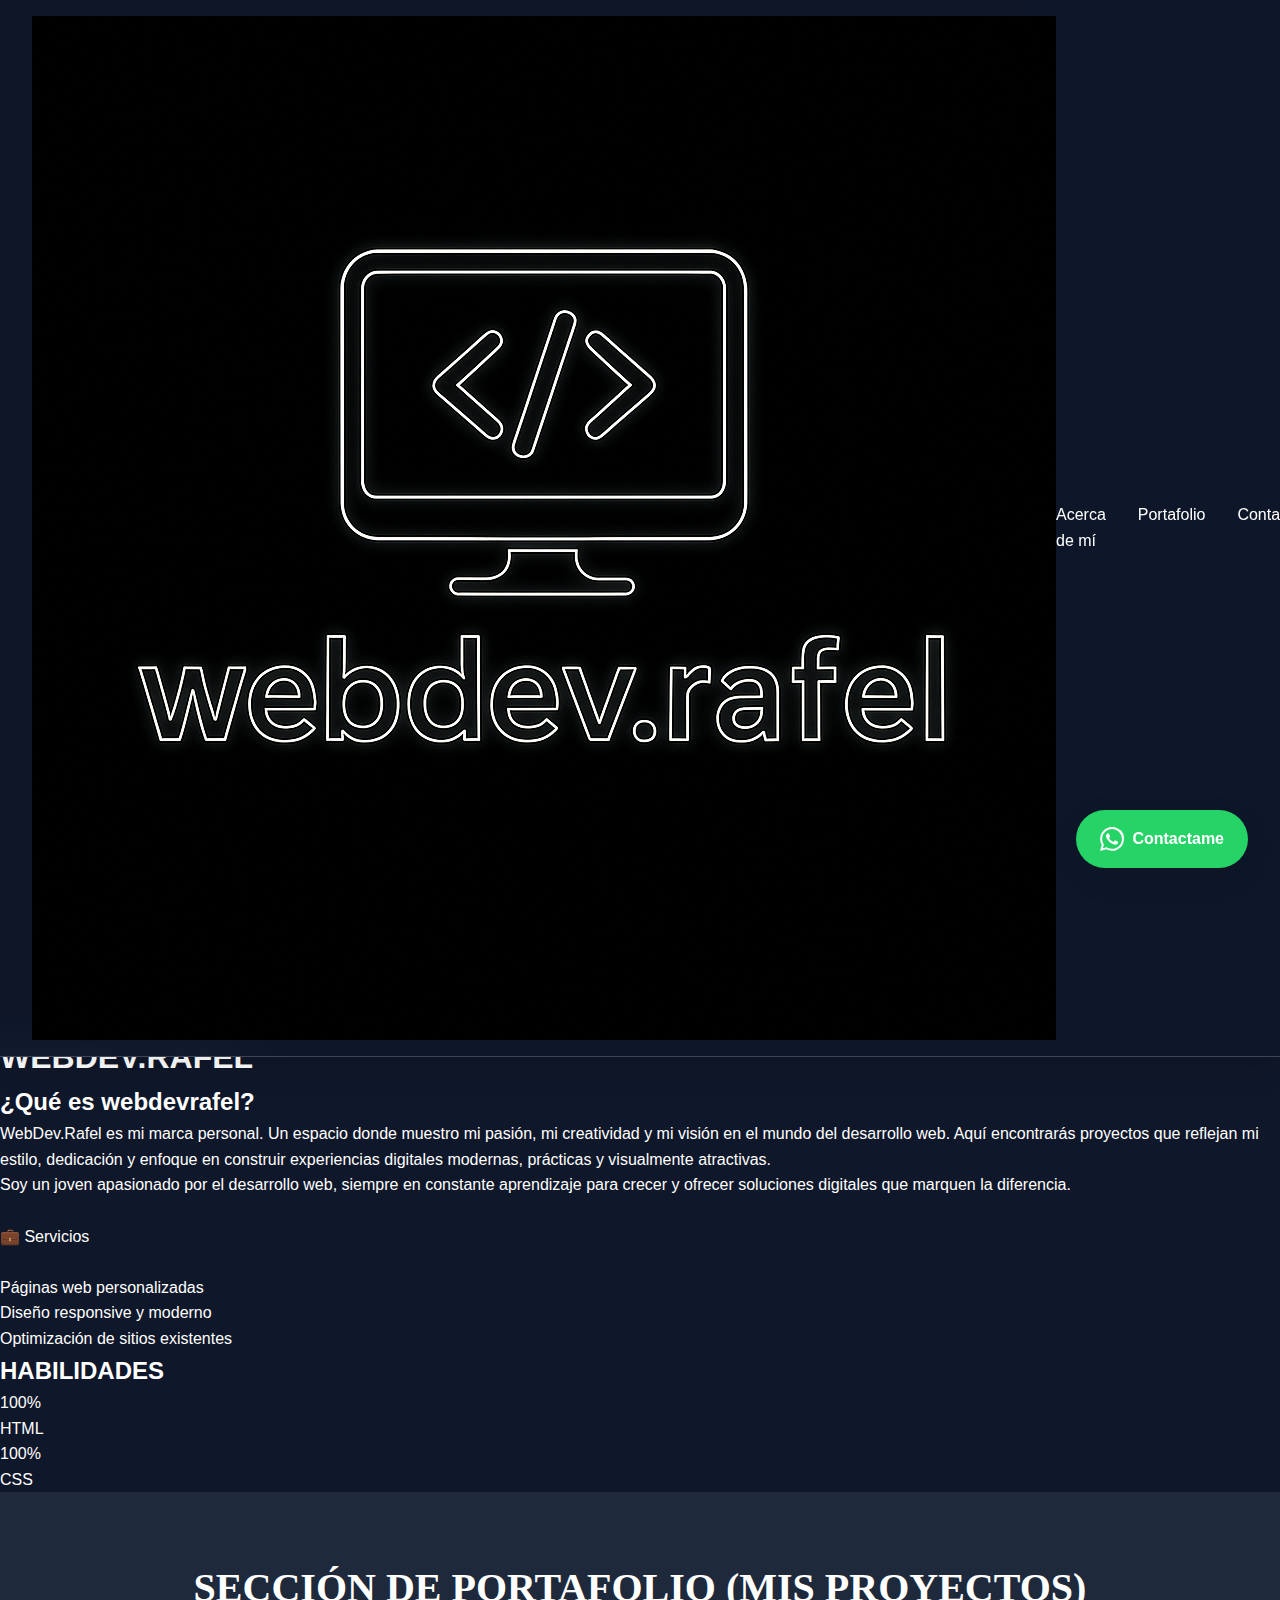
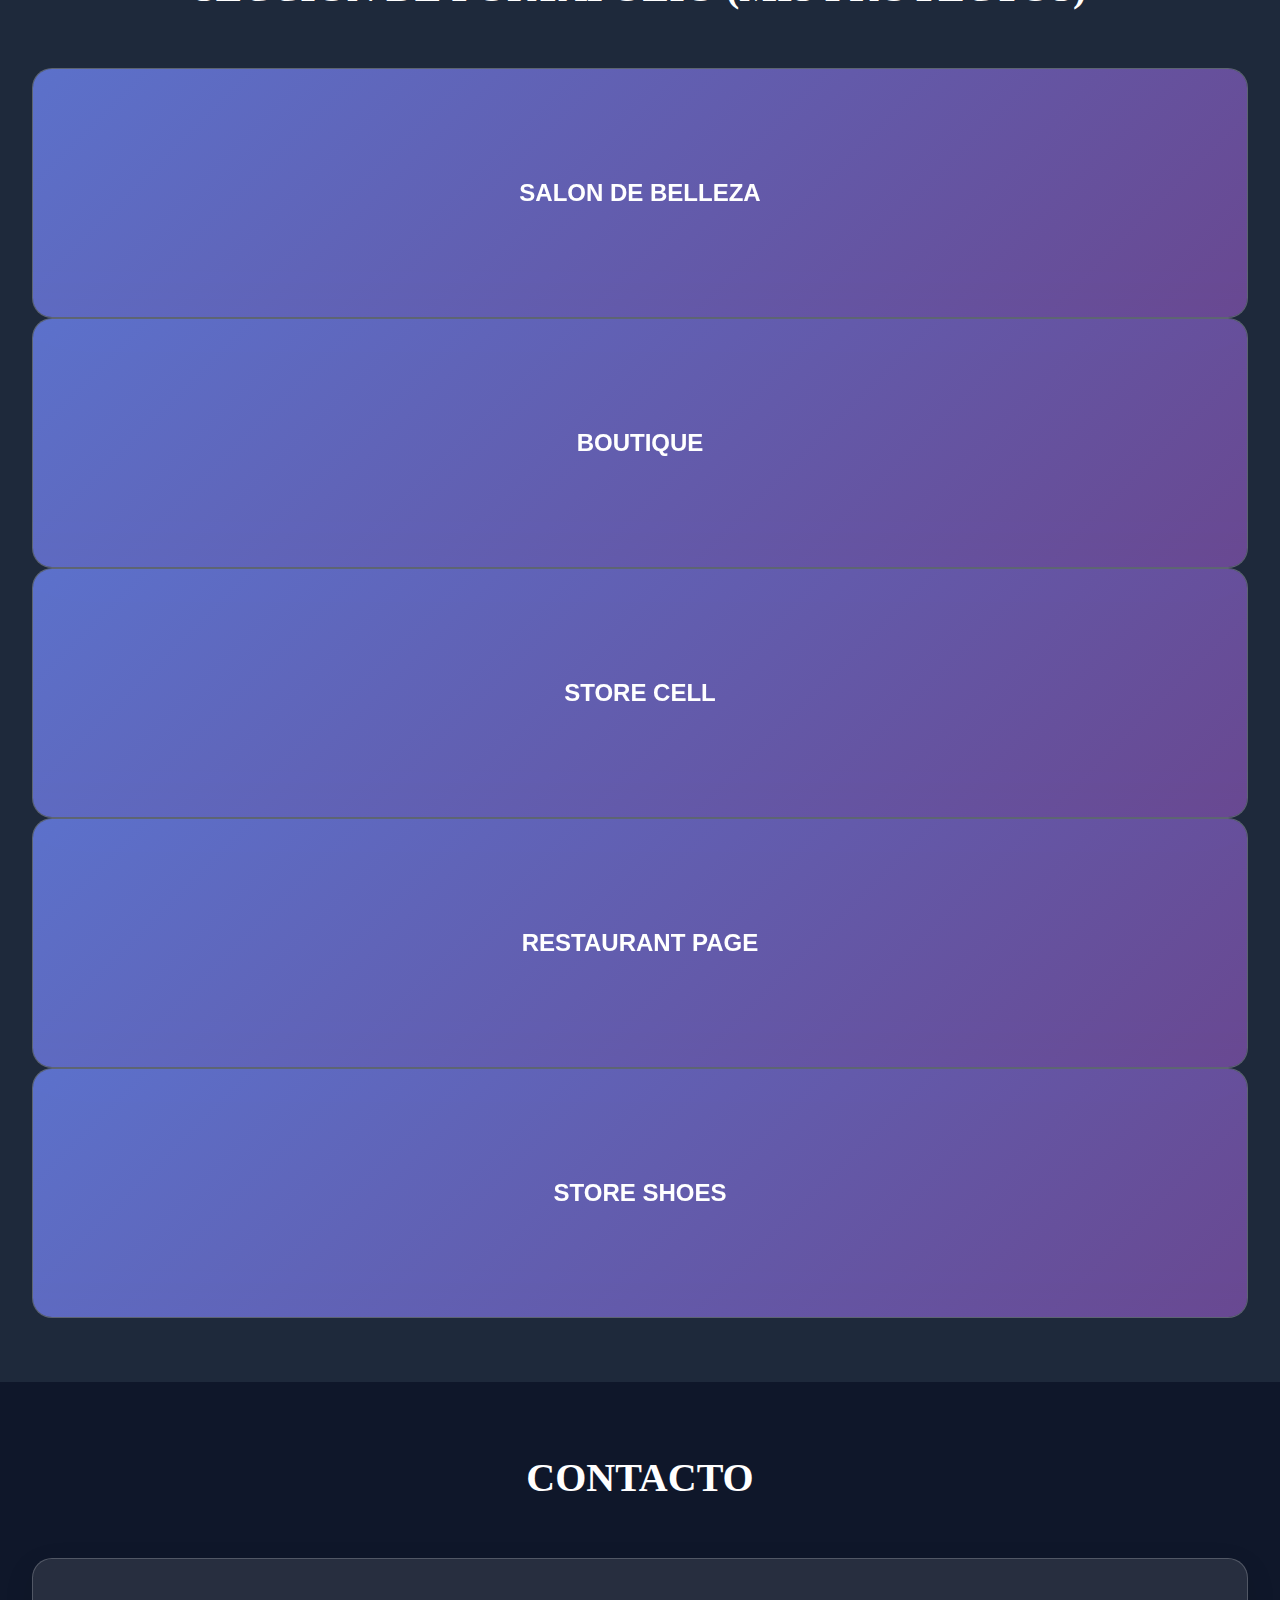
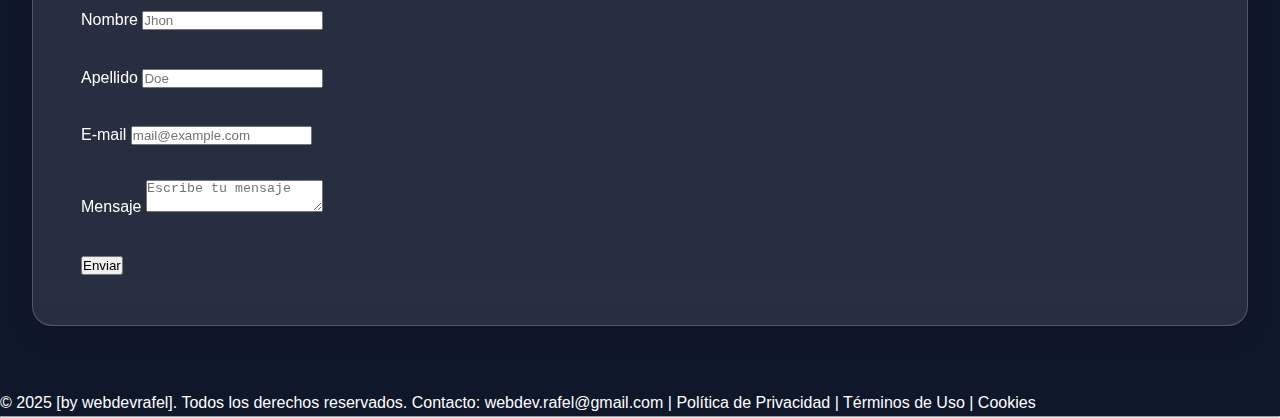
<file: index.html>
<!DOCTYPE html>
    <html lang="en">
    <head>
        <meta charset="UTF-8">
        <meta name="viewport" content="width=device-width, initial-scale=1.0">
        <meta name="description" content="Rafael - Desarrollador web especializado en páginas web modernas, responsive y optimizadas. Servicios de desarrollo web personalizado y diseño responsive.">
        <meta property="og:title" content="WebDev.Rafel - Desarrollador Web Moderno">
        <meta property="og:description" content="Desarrollador web especializado en crear experiencias digitales modernas y atractivas.">
        <link rel="stylesheet" href="style.css">
        <link rel="shortcut icon" href="webdevrafelfavicon.png" type="image/x-icon">
        <title>Desarrollador Web | Páginas Web Modernas y Responsive</title>
    </head>
    <body>
        <header class="header">
            <input type="checkbox" class="header__checkbox" id="open-menu">
            <label for="open-menu" class="header__open-nav-button" role="button">=</label>
            <div class="header__logo-container">
                <img class="hader__logo" src="webdevrafel.png">
            </div>
            <nav class="header__nav">
                <ul class="header__nav-list">
                    <li class="header__nav-item"><a href="#profile">Acerca de mí</a></li>
                    <li class="header__nav-item"><a href="#portfolio">Portafolio</a></li>
                    <li class="header__nav-item"><a href="#form">Contactame</a></li>
                </ul>
            </nav>
        </header>
        <main class="profile" id="profile">
            <div class="profile__wrapper">
                <div class="profiel__img-container">
                    <img src="webdevrafel.png" class="profile__img">
                </div>
                <div class="profile__data-container">
                    <div class="profile__data">
                        <div class="profile__description">
                            <h1>WEBDEV.RAFEL</h1>
                            <p>
                                <h2 class="sbm">¿Qué es webdevrafel?</h2>
                                WebDev.Rafel es mi marca personal. Un espacio donde muestro mi pasión, mi creatividad y mi visión en el mundo del desarrollo web. Aquí encontrarás proyectos que reflejan mi estilo, dedicación y enfoque en construir experiencias digitales modernas, prácticas y visualmente atractivas.
                                <br>
                                
                                Soy un joven apasionado por el desarrollo web, siempre en constante aprendizaje para crecer y ofrecer soluciones digitales que marquen la diferencia.
                            
                                <br>
                                <br>
                                💼 Servicios
                                <br>
                                <br>
                                <ul>
                                    <li class="servicios">Páginas web personalizadas</li>
                                    <li class="servicios">  Diseño responsive y moderno</li>
                                    <li class="servicios">       Optimización de sitios existentes</li>
                                </ul>
                                
                            </p>
                        </div>
                        <div class="profiel__skills-container">
                            <h2>HABILIDADES</h2>
                            <ul>
                                <li class="profile__skill">
                                    <div class="load-bar">
                                        <div class="load-bar__bar bar--100">100%</div>
                                    </div>
                                    <span class="profile__skill-name">HTML</span>
                                </li>
                                <li class="profile__skill">
                                    <div class="load-bar">
                                        <div class="load-bar__bar bar--100">100%</div>
                                    </div>
                                    <span class="profile__skill-name">CSS</span>
                                </li>
                            </ul>
                        </div>
                    </div>
                </div>
            </div>
        </main>
        <section class="portfolio" id="portfolio">
            <h2 class="portfolio__title"> SECCIÓN DE PORTAFOLIO
                                            (MIS PROYECTOS)
            </h2>
            <div class="portfolio__project-container">
                <div class="portfolio__project">
                    
                    <h2 class="portfolio__project-name"><a href="salon-de-belleza/index.html" target="_blank">SALON DE BELLEZA</a></h2>
                </div>
                <div class="portfolio__project">
                    
                    <h2 class="portfolio__project-name"><a href="boutique/index.html" target="_blank">BOUTIQUE</a></h2>
                </div>
                <div class="portfolio__project">
                    <h2 class="portfolio__project-name"><a href="store-cell/index.html" target="_blank">STORE CELL</a></h2>
                </div>
                <div class="portfolio__project">
                    <h2 class="portfolio__project-name"><a href="restaurant/index.html" target="_blank">RESTAURANT PAGE</a></h2>
                </div>
                <div class="portfolio__project">
                    <h2 class="portfolio__project-name"><a href="store-shoes/index.html" target="_blank">STORE SHOES</a></h2>
                </div>
            </div>
        </section>
        <section class="form" id="form">
            <h2 class="form__title">CONTACTO</h2>
            <form class="form__form" action="https://formspree.io/f/mjkekdqz" method="POST">

                <div class="form__input-container">
                <label> Nombre
                    <input type="text" name="firstName" placeholder="Jhon" required>
                </label>
                </div>
            
                <div class="form__input-container">
                <label> Apellido
                    <input type="text" name="lastName" placeholder="Doe" required>
                </label>
                </div>
            
                <div class="form__input-container">
                <label> E-mail
                    <input type="email" name="email" placeholder="mail@example.com" required>
                </label>
                </div>
            
                <div class="form__input-container">
                <label> Mensaje
                    <textarea name="message" placeholder="Escribe tu mensaje" required></textarea>
                </label>
                </div>
            
                <div class="form__input-container">
                <input type="submit" value="Enviar">
                </div>
            </form>
            
        </section>

        <a href="https://wa.me/573122915287?text=Hola!%20Estoy%20interesado%20en%20tus%20servicios.%20%C2%BFMe%20puedes%20dar%20detalles%3F" class="whatsapp-btn" target="_blank">
            <svg class="whatsapp-icon" viewBox="0 0 24 24">
                <path d="M17.472 14.382c-.297-.149-1.758-.867-2.03-.967-.273-.099-.471-.148-.67.15-.197.297-.767.966-.94 1.164-.173.199-.347.223-.644.075-.297-.15-1.255-.463-2.39-1.475-.883-.788-1.48-1.761-1.653-2.059-.173-.297-.018-.458.13-.606.134-.133.298-.347.446-.52.149-.174.198-.298.298-.497.099-.198.05-.371-.025-.52-.075-.149-.669-1.612-.916-2.207-.242-.579-.487-.5-.669-.51-.173-.008-.371-.01-.57-.01-.198 0-.52.074-.792.372-.272.297-1.04 1.016-1.04 2.479 0 1.462 1.065 2.875 1.213 3.074.149.198 2.096 3.2 5.077 4.487.709.306 1.262.489 1.694.625.712.227 1.36.195 1.871.118.571-.085 1.758-.719 2.006-1.413.248-.694.248-1.289.173-1.413-.074-.124-.272-.198-.57-.347m-5.421 7.403h-.004a9.87 9.87 0 01-5.031-1.378l-.361-.214-3.741.982.998-3.648-.235-.374a9.86 9.86 0 01-1.51-5.26c.001-5.45 4.436-9.884 9.888-9.884 2.64 0 5.122 1.03 6.988 2.898a9.825 9.825 0 012.893 6.994c-.003 5.45-4.437 9.884-9.885 9.884m8.413-18.297A11.815 11.815 0 0012.05 0C5.495 0 .16 5.335.157 11.892c0 2.096.547 4.142 1.588 5.945L.057 24l6.305-1.654a11.882 11.882 0 005.683 1.448h.005c6.554 0 11.89-5.335 11.893-11.893A11.821 11.821 0 0020.885 3.103"/>
            </svg>
            Contactame
        </a>


        <footer>
            © 2025 [by webdevrafel]. Todos los derechos reservados.
            Contacto: webdev.rafel@gmail.com |
            Política de Privacidad | Términos de Uso | Cookies <hr>
        </footer>
    </body>

    </html>
</file>
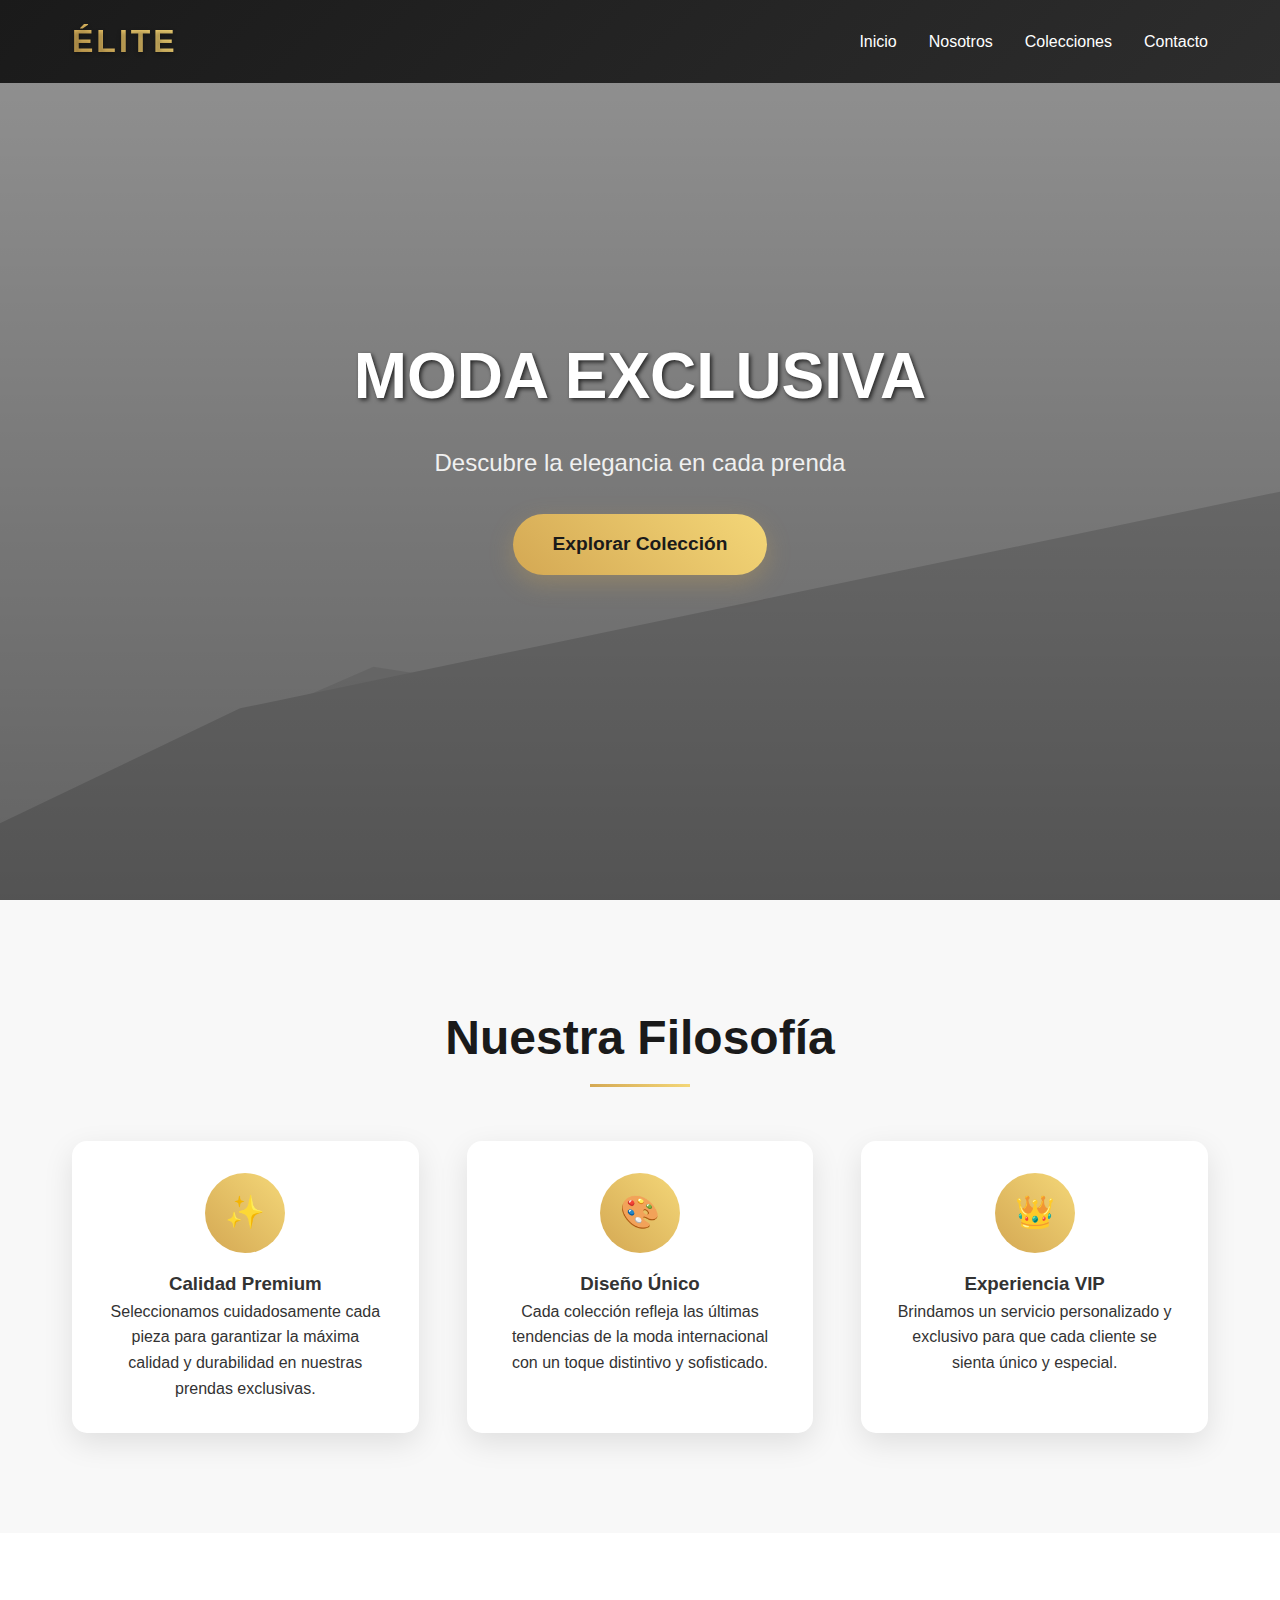
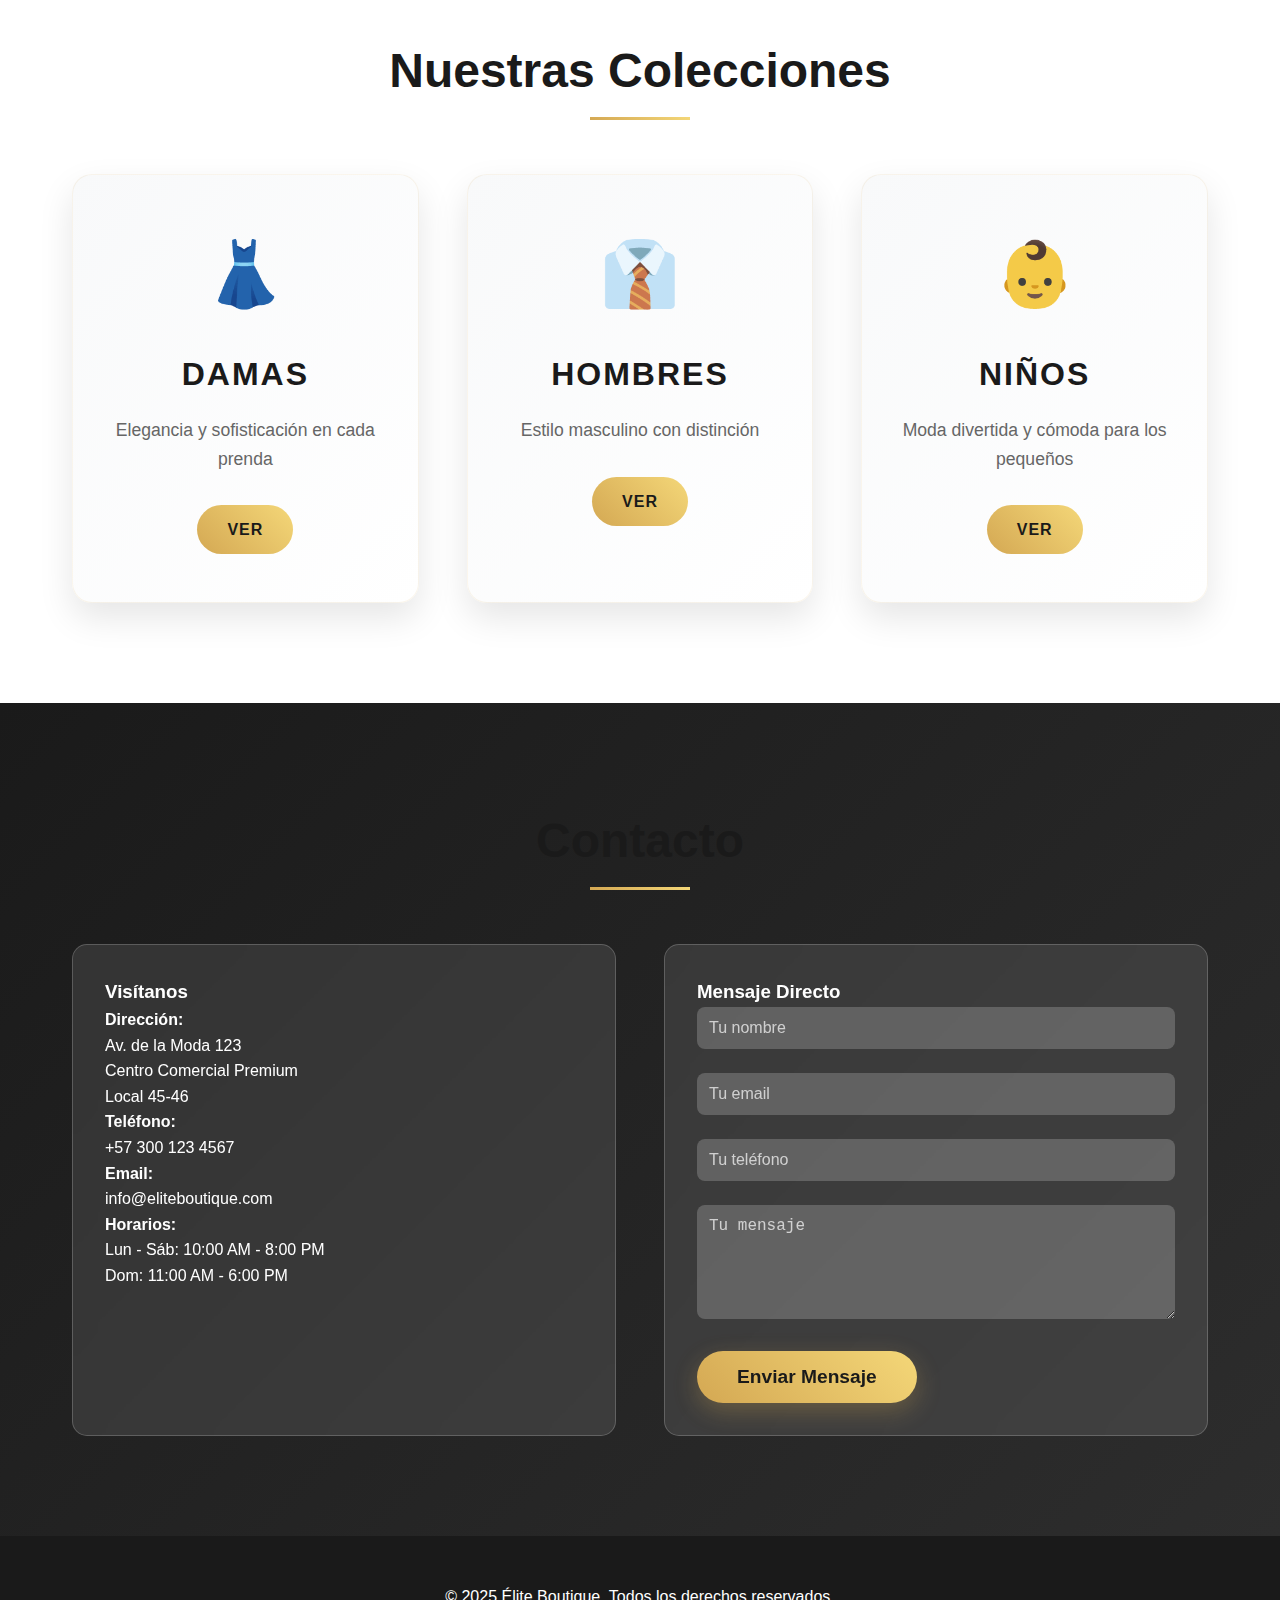
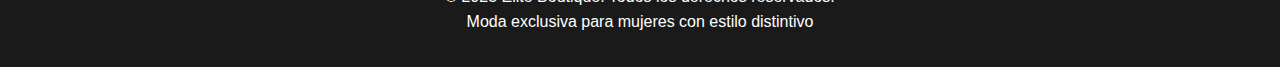
<file: boutique/index.html>
<!DOCTYPE html>
<html lang="es">
<head>
    <meta charset="UTF-8">
    <meta name="viewport" content="width=device-width, initial-scale=1.0">
    <link rel="stylesheet" href="style.css">
    <title>ÉLITE BOUTIQUE - Moda Exclusiva</title>
</head>
<body>
    <header class="header">
        <div class="nav-container">
            <div class="logo">ÉLITE</div>
            <nav>
                <ul class="nav-menu">
                    <li><a href="#home">Inicio</a></li>
                    <li><a href="#about">Nosotros</a></li>
                    <li><a href="#collections">Colecciones</a></li>
                    <li><a href="#contact">Contacto</a></li>
                </ul>
            </nav>
        </div>
    </header>

    <section id="home" class="hero">
        <div class="hero-content">
            <h1>MODA EXCLUSIVA</h1>
            <p>Descubre la elegancia en cada prenda</p>
            <a href="#collections" class="cta-button">Explorar Colección</a>
        </div>
    </section>

    <section id="about" class="about">
        <div class="container">
            <h2 class="section-title fade-in">Nuestra Filosofía</h2>
            <div class="about-grid">
                <div class="about-card fade-in">
                    <div class="about-icon">✨</div>
                    <h3>Calidad Premium</h3>
                    <p>Seleccionamos cuidadosamente cada pieza para garantizar la máxima calidad y durabilidad en nuestras prendas exclusivas.</p>
                </div>
                <div class="about-card fade-in-delay">
                    <div class="about-icon">🎨</div>
                    <h3>Diseño Único</h3>
                    <p>Cada colección refleja las últimas tendencias de la moda internacional con un toque distintivo y sofisticado.</p>
                </div>
                <div class="about-card fade-in-delay-2">
                    <div class="about-icon">👑</div>
                    <h3>Experiencia VIP</h3>
                    <p>Brindamos un servicio personalizado y exclusivo para que cada cliente se sienta único y especial.</p>
                </div>
            </div>
        </div>
    </section>

    <!-- Checkboxes ocultos para navegación -->
    <input type="checkbox" id="damas-toggle">
    <input type="checkbox" id="hombres-toggle">
    <input type="checkbox" id="ninos-toggle">

    <section id="collections" class="collections">
        <div class="container">
            <h2 class="section-title fade-in">Nuestras Colecciones</h2>
            <div class="categories-grid">
                <div class="category-card fade-in">
                    <div class="category-image">👗</div>
                    <div class="category-content">
                        <h3>DAMAS</h3>
                        <p>Elegancia y sofisticación en cada prenda</p>
                        <label for="damas-toggle" class="view-btn">VER</label>
                    </div>
                </div>
                <div class="category-card fade-in-delay">
                    <div class="category-image">👔</div>
                    <div class="category-content">
                        <h3>HOMBRES</h3>
                        <p>Estilo masculino con distinción</p>
                        <label for="hombres-toggle" class="view-btn">VER</label>
                    </div>
                </div>
                <div class="category-card fade-in-delay-2">
                    <div class="category-image">👶</div>
                    <div class="category-content">
                        <h3>NIÑOS</h3>
                        <p>Moda divertida y cómoda para los pequeños</p>
                        <label for="ninos-toggle" class="view-btn">VER</label>
                    </div>
                </div>
            </div>
        </div>
    </section>

    <!-- Sección de Damas -->
    <section class="category-section damas-section">
        <div class="container">
            <div class="category-header">
                <label for="damas-toggle" class="back-btn">&larr; Volver</label>
                <h2 class="section-title">COLECCIÓN DAMAS</h2>
            </div>
            <div class="products-grid">
                <div class="product-card">
                    <div class="product-image">👗</div>
                    <h4>Vestido Elegante</h4>
                    <p>Vestido de noche en seda negra</p>
                    <span class="price">$299.000</span>
                </div>
                <div class="product-card">
                    <div class="product-image">👚</div>
                    <h4>Blusa Ejecutiva</h4>
                    <p>Blusa blanca de algodón premium</p>
                    <span class="price">$129.000</span>
                </div>
                <div class="product-card">
                    <div class="product-image">👖</div>
                    <h4>Pantalón Slim</h4>
                    <p>Pantalón de vestir negro</p>
                    <span class="price">$189.000</span>
                </div>
                <div class="product-card">
                    <div class="product-image">👠</div>
                    <h4>Zapatos de Tacón</h4>
                    <p>Tacones altos en cuero</p>
                    <span class="price">$249.000</span>
                </div>
                <div class="product-card">
                    <div class="product-image">👜</div>
                    <h4>Bolso de Mano</h4>
                    <p>Cartera ejecutiva de cuero</p>
                    <span class="price">$199.000</span>
                </div>
                <div class="product-card">
                    <div class="product-image">💍</div>
                    <h4>Conjunto de Joyas</h4>
                    <p>Collar y aretes dorados</p>
                    <span class="price">$89.000</span>
                </div>
            </div>
        </div>
    </section>

    <!-- Sección de Hombres -->
    <section class="category-section hombres-section">
        <div class="container">
            <div class="category-header">
                <label for="hombres-toggle" class="back-btn">&larr; Volver</label>
                <h2 class="section-title">COLECCIÓN HOMBRES</h2>
            </div>
            <div class="products-grid">
                <div class="product-card">
                    <div class="product-image">🤵</div>
                    <h4>Traje Ejecutivo</h4>
                    <p>Traje completo en lana italiana</p>
                    <span class="price">$599.000</span>
                </div>
                <div class="product-card">
                    <div class="product-image">👔</div>
                    <h4>Camisa Formal</h4>
                    <p>Camisa blanca de algodón</p>
                    <span class="price">$149.000</span>
                </div>
                <div class="product-card">
                    <div class="product-image">👖</div>
                    <h4>Pantalón Chino</h4>
                    <p>Pantalón casual elegante</p>
                    <span class="price">$179.000</span>
                </div>
                <div class="product-card">
                    <div class="product-image">👞</div>
                    <h4>Zapatos Oxford</h4>
                    <p>Zapatos de cuero negro</p>
                    <span class="price">$289.000</span>
                </div>
                <div class="product-card">
                    <div class="product-image">🎩</div>
                    <h4>Sombrero Clásico</h4>
                    <p>Sombrero de fieltro elegante</p>
                    <span class="price">$119.000</span>
                </div>
                <div class="product-card">
                    <div class="product-image">💼</div>
                    <h4>Maletín Ejecutivo</h4>
                    <p>Portafolio de cuero premium</p>
                    <span class="price">$329.000</span>
                </div>
            </div>
        </div>
    </section>

    <!-- Sección de Niños -->
    <section class="category-section ninos-section">
        <div class="container">
            <div class="category-header">
                <label for="ninos-toggle" class="back-btn">&larr; Volver</label>
                <h2 class="section-title">COLECCIÓN NIÑOS</h2>
            </div>
            <div class="products-grid">
                <div class="product-card">
                    <div class="product-image">👕</div>
                    <h4>Camiseta Colorida</h4>
                    <p>Camiseta de algodón suave</p>
                    <span class="price">$45.000</span>
                </div>
                <div class="product-card">
                    <div class="product-image">👖</div>
                    <h4>Jeans Infantiles</h4>
                    <p>Pantalón vaquero resistente</p>
                    <span class="price">$79.000</span>
                </div>
                <div class="product-card">
                    <div class="product-image">👗</div>
                    <h4>Vestido de Fiesta</h4>
                    <p>Vestido para ocasiones especiales</p>
                    <span class="price">$99.000</span>
                </div>
                <div class="product-card">
                    <div class="product-image">👟</div>
                    <h4>Zapatillas Deportivas</h4>
                    <p>Zapatos cómodos y modernos</p>
                    <span class="price">$129.000</span>
                </div>
                <div class="product-card">
                    <div class="product-image">🧥</div>
                    <h4>Chaqueta Abrigada</h4>
                    <p>Chaqueta para clima frío</p>
                    <span class="price">$149.000</span>
                </div>
                <div class="product-card">
                    <div class="product-image">🎒</div>
                    <h4>Mochila Escolar</h4>
                    <p>Mochila resistente y colorida</p>
                    <span class="price">$69.000</span>
                </div>
            </div>
        </div>
    </section>

    <section id="contact" class="contact">
        <div class="container">
            <h2 class="section-title fade-in">Contacto</h2>
            <div class="contact-grid">
                <div class="contact-info fade-in">
                    <h3>Visítanos</h3>
                    <p><strong>Dirección:</strong><br>
                    Av. de la Moda 123<br>
                    Centro Comercial Premium<br>
                    Local 45-46</p>
                    
                    <p><strong>Teléfono:</strong><br>
                    +57 300 123 4567</p>
                    
                    <p><strong>Email:</strong><br>
                    info@eliteboutique.com</p>
                    
                    <p><strong>Horarios:</strong><br>
                    Lun - Sáb: 10:00 AM - 8:00 PM<br>
                    Dom: 11:00 AM - 6:00 PM</p>
                </div>
                
                <div class="contact-form fade-in-delay">
                    <h3>Mensaje Directo</h3>
                    <form>
                        <div class="form-group">
                            <input type="text" placeholder="Tu nombre" required>
                        </div>
                        <div class="form-group">
                            <input type="email" placeholder="Tu email" required>
                        </div>
                        <div class="form-group">
                            <input type="tel" placeholder="Tu teléfono">
                        </div>
                        <div class="form-group">
                            <textarea rows="5" placeholder="Tu mensaje" required></textarea>
                        </div>
                        <button type="submit" class="cta-button">Enviar Mensaje</button>
                    </form>
                </div>
            </div>
        </div>
    </section>

    <footer class="footer">
        <div class="container">
            <div class="social-links">
            </div>
            <p>&copy; 2025 Élite Boutique. Todos los derechos reservados.</p>
            <p>Moda exclusiva para mujeres con estilo distintivo</p>
        </div>
    </footer>
</body>
</html>
</file>
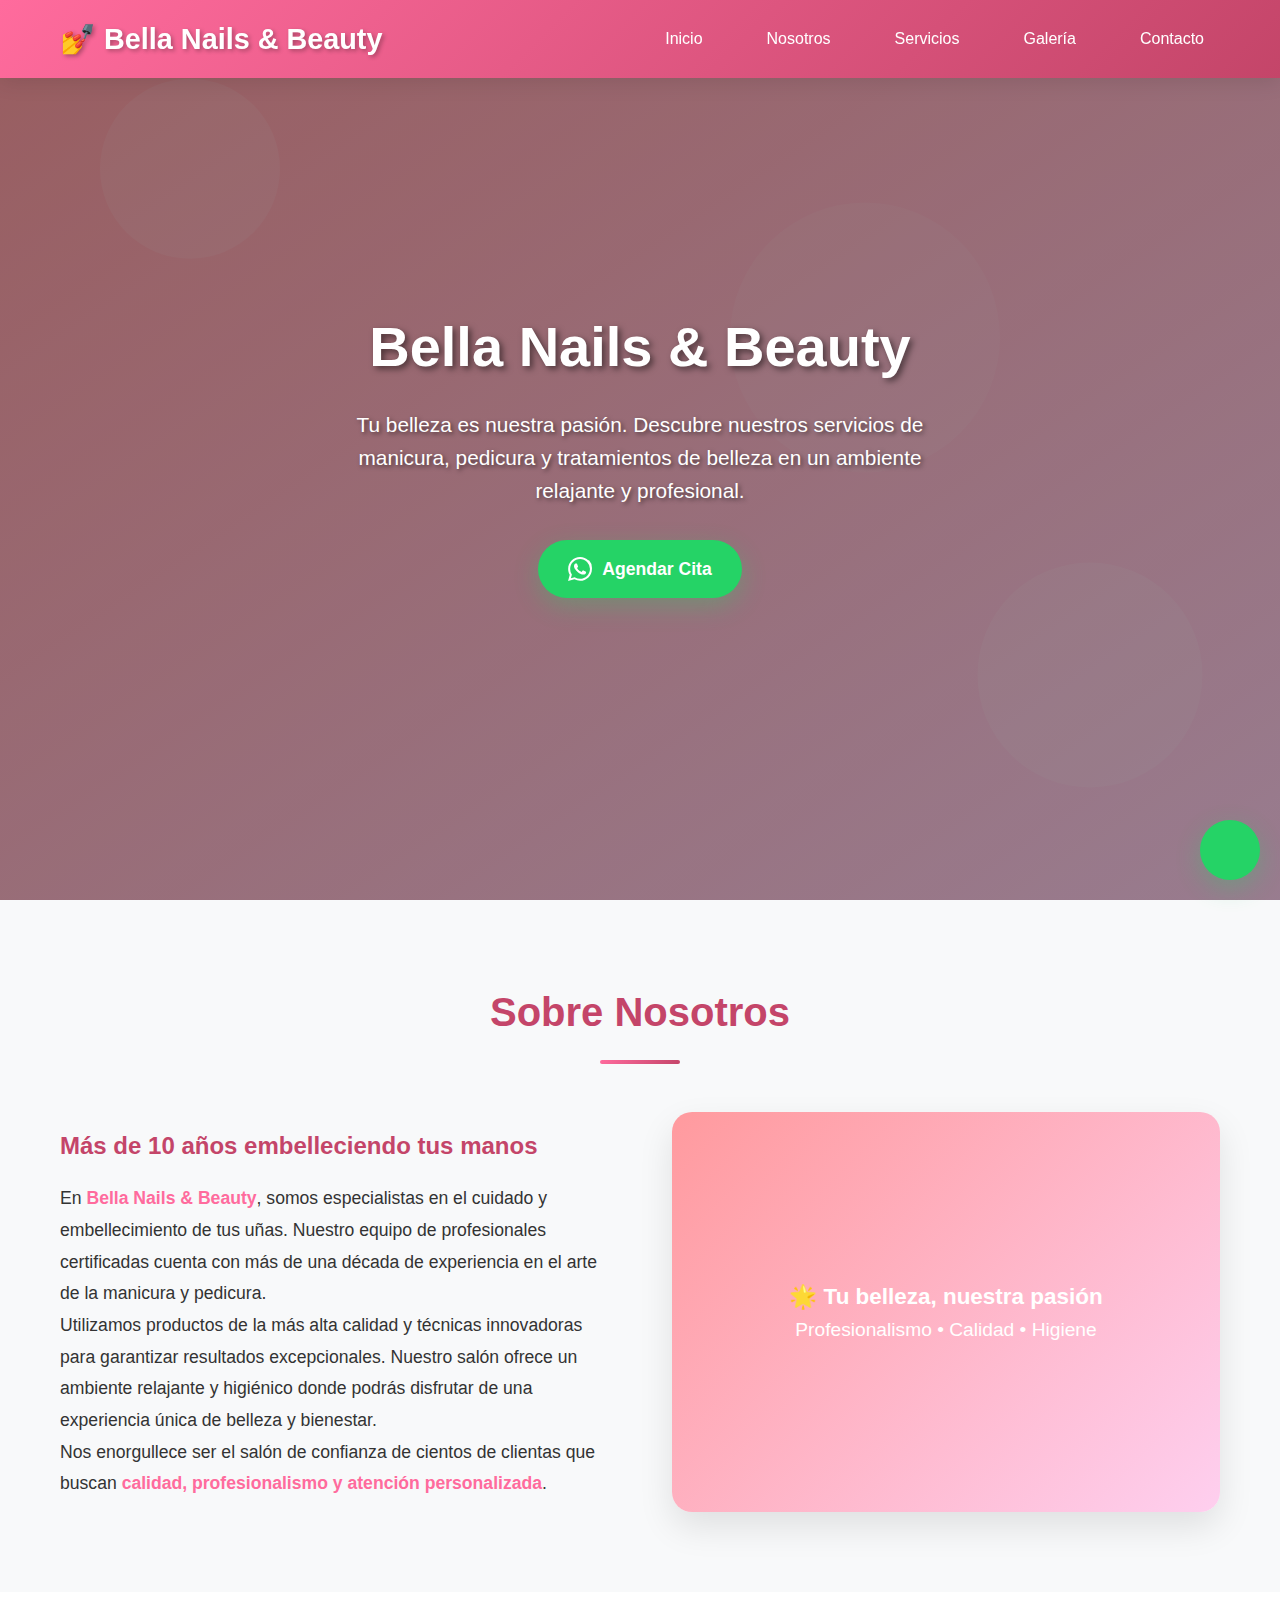
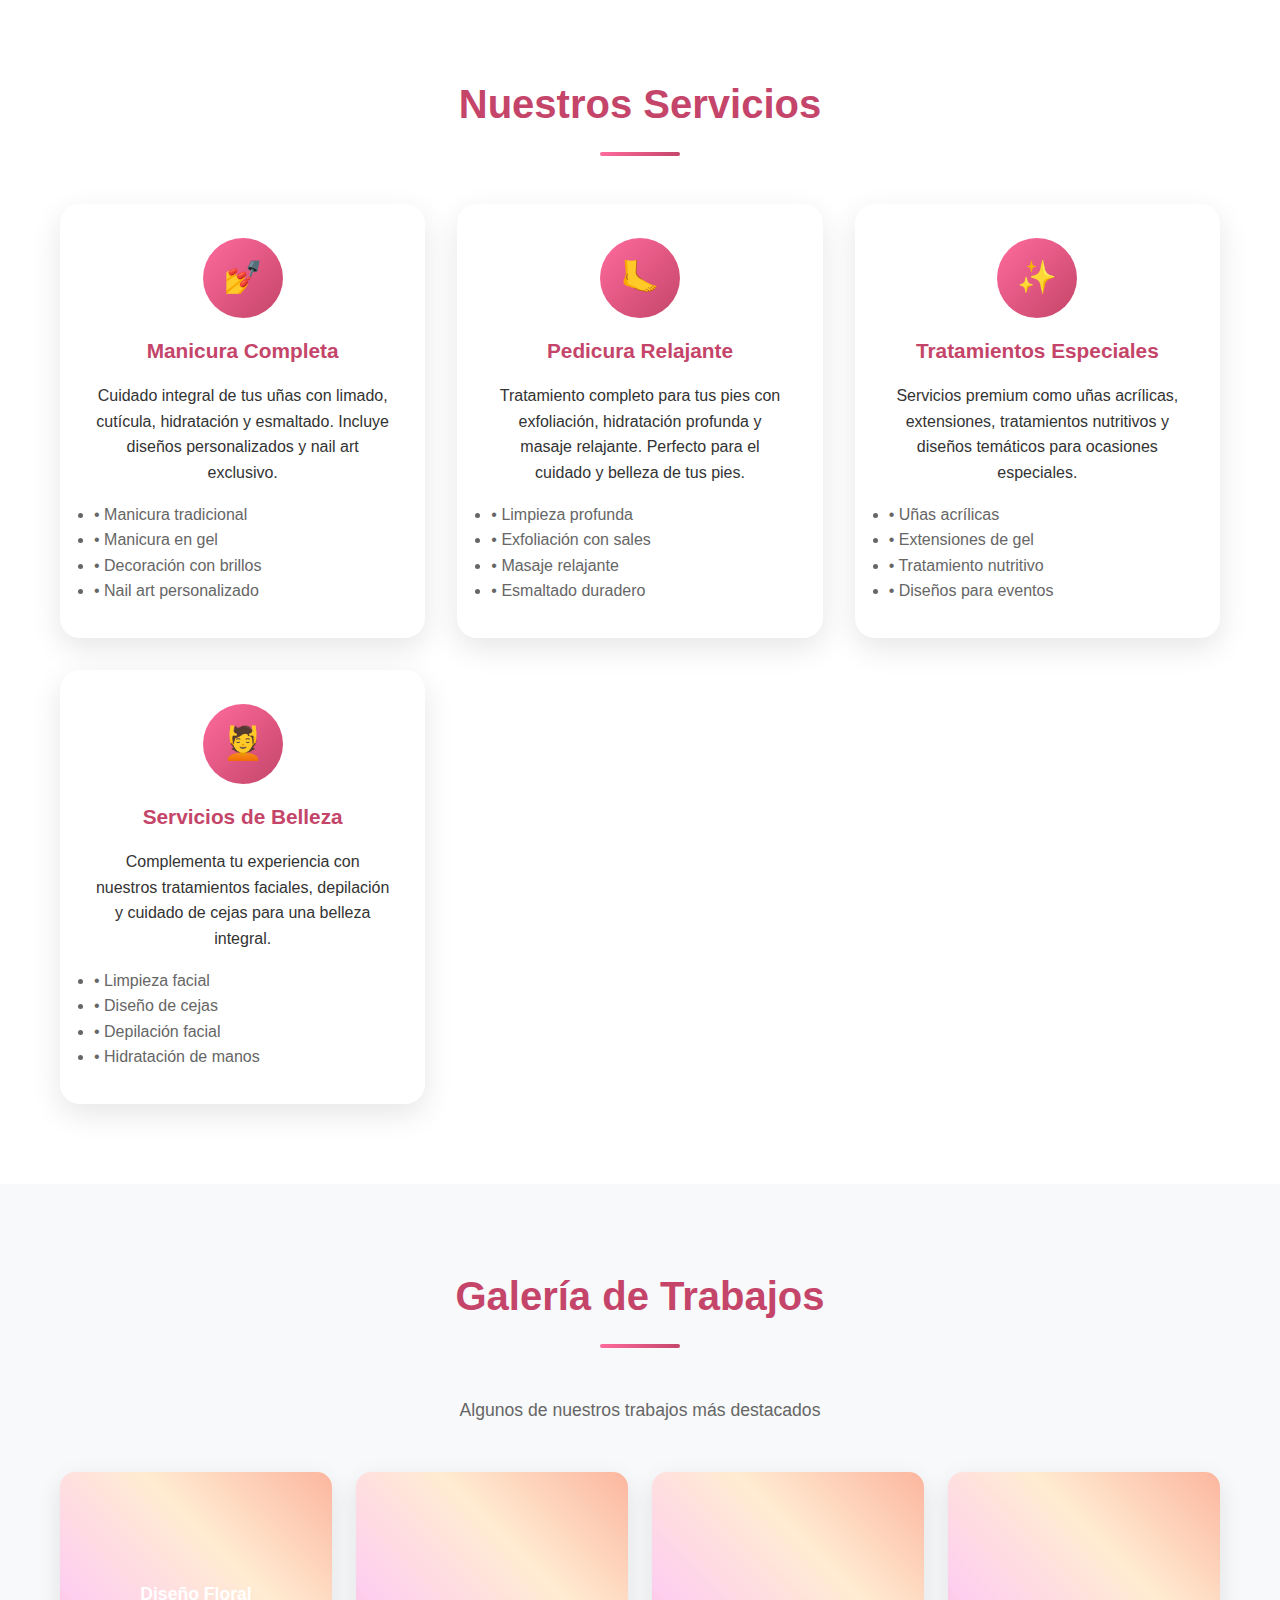
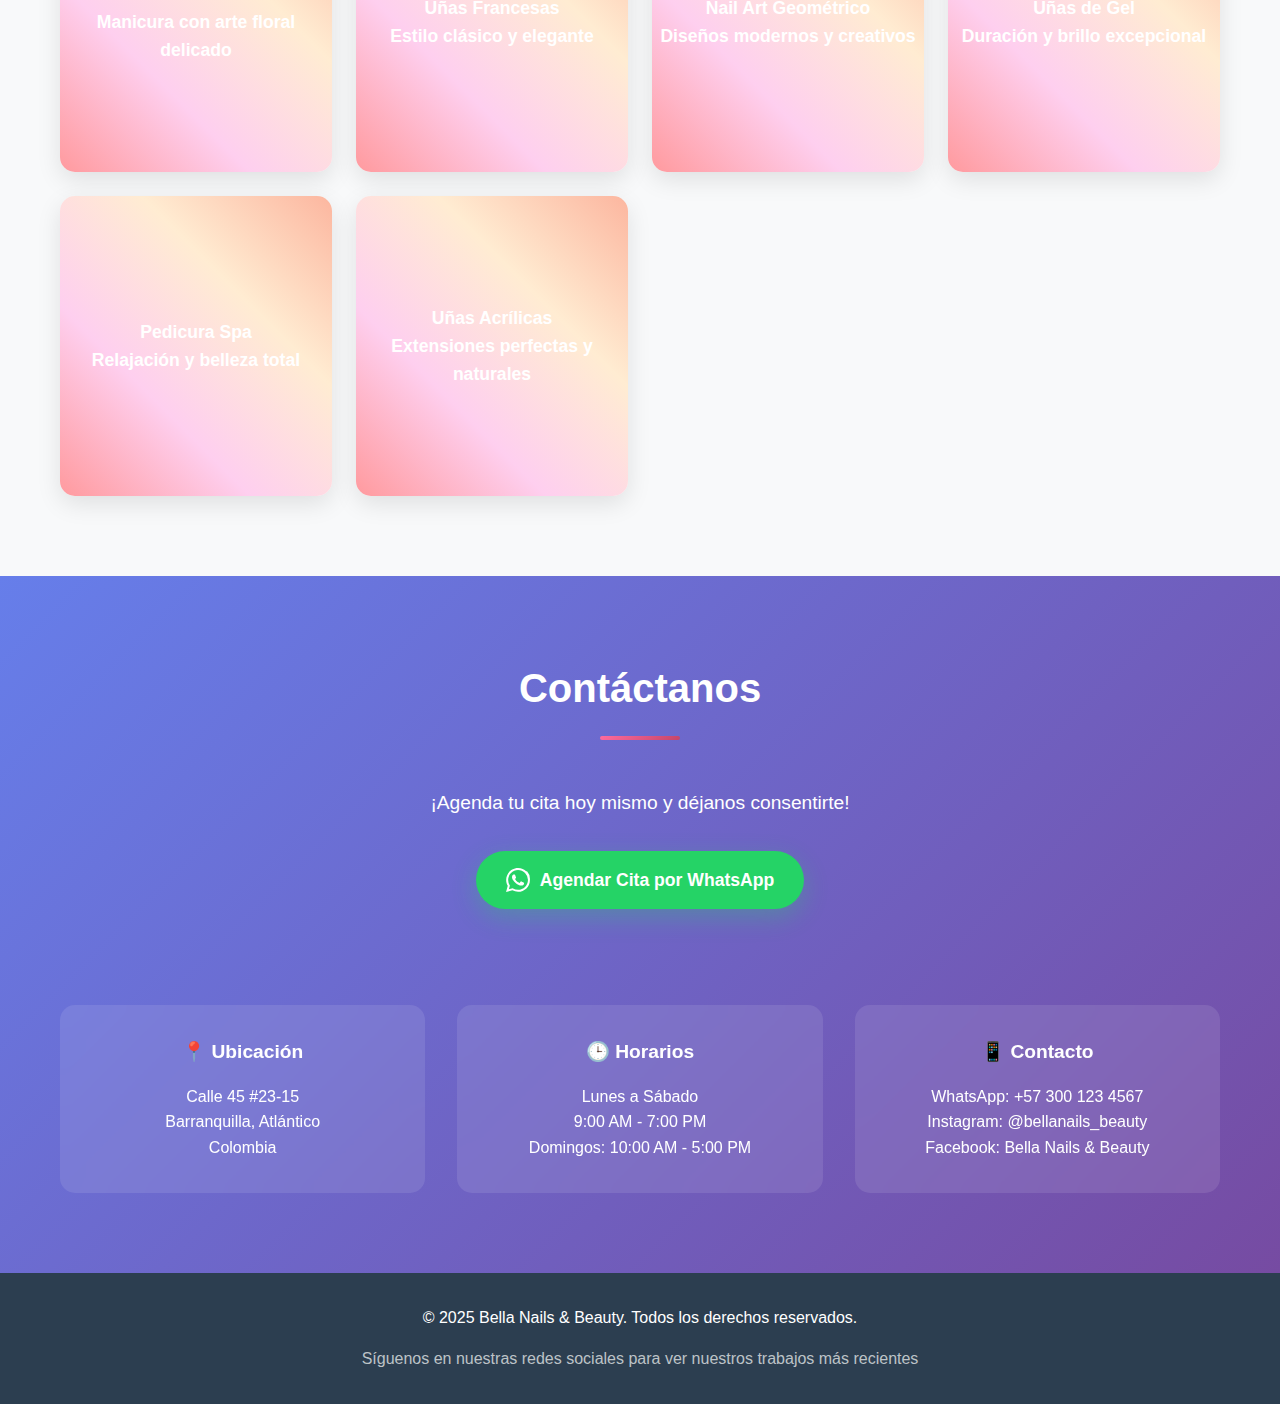
<file: salon-de-belleza/index.html>
<!DOCTYPE html>
<html lang="es">
<head>
    <meta charset="UTF-8">
    <meta name="viewport" content="width=device-width, initial-scale=1.0">
    <link rel="stylesheet" href="style.css">
    <title>Bella Nails & Beauty - Salón de Belleza y Manicura</title>
</head>
<body>
    <!-- Header -->
    <header>
        <nav class="container">
            <div class="logo">💅 Bella Nails & Beauty</div>
            <ul class="nav-links">
                <li><a href="#inicio">Inicio</a></li>
                <li><a href="#nosotros">Nosotros</a></li>
                <li><a href="#servicios">Servicios</a></li>
                <li><a href="#galeria">Galería</a></li>
                <li><a href="#contacto">Contacto</a></li>
            </ul>
        </nav>
    </header>

    <!-- Hero Section -->
    <section id="inicio" class="hero">
        <div class="container">
            <div class="hero-content">
                <h1>Bella Nails & Beauty</h1>
                <p>Tu belleza es nuestra pasión. Descubre nuestros servicios de manicura, pedicura y tratamientos de belleza en un ambiente relajante y profesional.</p>
                <a href="https://wa.me/573001234567?text=Hola!%20Me%20gustar%C3%ADa%20agendar%20una%20cita%20en%20Bella%20Nails%20%26%20Beauty" class="whatsapp-btn" target="_blank">
                    <svg class="whatsapp-icon" viewBox="0 0 24 24">
                        <path d="M17.472 14.382c-.297-.149-1.758-.867-2.03-.967-.273-.099-.471-.148-.67.15-.197.297-.767.966-.94 1.164-.173.199-.347.223-.644.075-.297-.15-1.255-.463-2.39-1.475-.883-.788-1.48-1.761-1.653-2.059-.173-.297-.018-.458.13-.606.134-.133.298-.347.446-.52.149-.174.198-.298.298-.497.099-.198.05-.371-.025-.52-.075-.149-.669-1.612-.916-2.207-.242-.579-.487-.5-.669-.51-.173-.008-.371-.01-.57-.01-.198 0-.52.074-.792.372-.272.297-1.04 1.016-1.04 2.479 0 1.462 1.065 2.875 1.213 3.074.149.198 2.096 3.2 5.077 4.487.709.306 1.262.489 1.694.625.712.227 1.36.195 1.871.118.571-.085 1.758-.719 2.006-1.413.248-.694.248-1.289.173-1.413-.074-.124-.272-.198-.57-.347m-5.421 7.403h-.004a9.87 9.87 0 01-5.031-1.378l-.361-.214-3.741.982.998-3.648-.235-.374a9.86 9.86 0 01-1.51-5.26c.001-5.45 4.436-9.884 9.888-9.884 2.64 0 5.122 1.03 6.988 2.898a9.825 9.825 0 012.893 6.994c-.003 5.45-4.437 9.884-9.885 9.884m8.413-18.297A11.815 11.815 0 0012.05 0C5.495 0 .16 5.335.157 11.892c0 2.096.547 4.142 1.588 5.945L.057 24l6.305-1.654a11.882 11.882 0 005.683 1.448h.005c6.554 0 11.89-5.335 11.893-11.893A11.821 11.821 0 0020.885 3.103"/>
                    </svg>
                    Agendar Cita
                </a>
            </div>
        </div>
    </section>

    <!-- About Section -->
    <section id="nosotros" class="about">
        <div class="container">
            <h2 class="section-title">Sobre Nosotros</h2>
            <div class="about-content">
                <div class="about-text">
                    <h3 style="color: #c44569; margin-bottom: 1rem; font-size: 1.5rem;">Más de 10 años embelleciendo tus manos</h3>
                    <p>En <span class="highlight">Bella Nails & Beauty</span>, somos especialistas en el cuidado y embellecimiento de tus uñas. Nuestro equipo de profesionales certificadas cuenta con más de una década de experiencia en el arte de la manicura y pedicura.</p>
                    
                    <p>Utilizamos productos de la más alta calidad y técnicas innovadoras para garantizar resultados excepcionales. Nuestro salón ofrece un ambiente relajante y higiénico donde podrás disfrutar de una experiencia única de belleza y bienestar.</p>
                    
                    <p>Nos enorgullece ser el salón de confianza de cientos de clientas que buscan <span class="highlight">calidad, profesionalismo y atención personalizada</span>.</p>
                </div>
                <div class="about-image">
                    <div>
                        <h3>🌟 Tu belleza, nuestra pasión</h3>
                        <p>Profesionalismo • Calidad • Higiene</p>
                    </div>
                </div>
            </div>
        </div>
    </section>

    <!-- Services Section -->
    <section id="servicios">
        <div class="container">
            <h2 class="section-title">Nuestros Servicios</h2>
            <div class="services-grid">
                <div class="service-card">
                    <div class="service-icon">💅</div>
                    <h3>Manicura Completa</h3>
                    <p>Cuidado integral de tus uñas con limado, cutícula, hidratación y esmaltado. Incluye diseños personalizados y nail art exclusivo.</p>
                    <ul style="text-align: left; margin-top: 1rem; color: #666;">
                        <li>• Manicura tradicional</li>
                        <li>• Manicura en gel</li>
                        <li>• Decoración con brillos</li>
                        <li>• Nail art personalizado</li>
                    </ul>
                </div>

                <div class="service-card">
                    <div class="service-icon">🦶</div>
                    <h3>Pedicura Relajante</h3>
                    <p>Tratamiento completo para tus pies con exfoliación, hidratación profunda y masaje relajante. Perfecto para el cuidado y belleza de tus pies.</p>
                    <ul style="text-align: left; margin-top: 1rem; color: #666;">
                        <li>• Limpieza profunda</li>
                        <li>• Exfoliación con sales</li>
                        <li>• Masaje relajante</li>
                        <li>• Esmaltado duradero</li>
                    </ul>
                </div>

                <div class="service-card">
                    <div class="service-icon">✨</div>
                    <h3>Tratamientos Especiales</h3>
                    <p>Servicios premium como uñas acrílicas, extensiones, tratamientos nutritivos y diseños temáticos para ocasiones especiales.</p>
                    <ul style="text-align: left; margin-top: 1rem; color: #666;">
                        <li>• Uñas acrílicas</li>
                        <li>• Extensiones de gel</li>
                        <li>• Tratamiento nutritivo</li>
                        <li>• Diseños para eventos</li>
                    </ul>
                </div>

                <div class="service-card">
                    <div class="service-icon">💆</div>
                    <h3>Servicios de Belleza</h3>
                    <p>Complementa tu experiencia con nuestros tratamientos faciales, depilación y cuidado de cejas para una belleza integral.</p>
                    <ul style="text-align: left; margin-top: 1rem; color: #666;">
                        <li>• Limpieza facial</li>
                        <li>• Diseño de cejas</li>
                        <li>• Depilación facial</li>
                        <li>• Hidratación de manos</li>
                    </ul>
                </div>
            </div>
        </div>
    </section>

    <!-- Gallery Section -->
    <section id="galeria" class="gallery">
        <div class="container">
            <h2 class="section-title">Galería de Trabajos</h2>
            <p style="text-align: center; margin-bottom: 3rem; font-size: 1.1rem; color: #666;">Algunos de nuestros trabajos más destacados</p>
            <div class="gallery-grid">
                <div class="gallery-item">
                    <div>
                        <h4>Diseño Floral</h4>
                        <p>Manicura con arte floral delicado</p>
                    </div>
                </div>
                <div class="gallery-item">
                    <div>
                        <h4>Uñas Francesas</h4>
                        <p>Estilo clásico y elegante</p>
                    </div>
                </div>
                <div class="gallery-item">
                    <div>
                        <h4>Nail Art Geométrico</h4>
                        <p>Diseños modernos y creativos</p>
                    </div>
                </div>
                <div class="gallery-item">
                    <div>
                        <h4>Uñas de Gel</h4>
                        <p>Duración y brillo excepcional</p>
                    </div>
                </div>
                <div class="gallery-item">
                    <div>
                        <h4>Pedicura Spa</h4>
                        <p>Relajación y belleza total</p>
                    </div>
                </div>
                <div class="gallery-item">
                    <div>
                        <h4>Uñas Acrílicas</h4>
                        <p>Extensiones perfectas y naturales</p>
                    </div>
                </div>
            </div>
        </div>
    </section>

    <!-- Contact Section -->
    <section id="contacto" class="contact">
        <div class="container">
            <h2 class="section-title" style="color: white;">Contáctanos</h2>
            <p style="font-size: 1.2rem; margin-bottom: 2rem;">¡Agenda tu cita hoy mismo y déjanos consentirte!</p>
            
            <a href="https://wa.me/573001234567?text=Hola!%20Me%20gustar%C3%ADa%20agendar%20una%20cita%20en%20Bella%20Nails%20%26%20Beauty" class="whatsapp-btn" target="_blank" style="margin-bottom: 3rem;">
                <svg class="whatsapp-icon" viewBox="0 0 24 24">
                    <path d="M17.472 14.382c-.297-.149-1.758-.867-2.03-.967-.273-.099-.471-.148-.67.15-.197.297-.767.966-.94 1.164-.173.199-.347.223-.644.075-.297-.15-1.255-.463-2.39-1.475-.883-.788-1.48-1.761-1.653-2.059-.173-.297-.018-.458.13-.606.134-.133.298-.347.446-.52.149-.174.198-.298.298-.497.099-.198.05-.371-.025-.52-.075-.149-.669-1.612-.916-2.207-.242-.579-.487-.5-.669-.51-.173-.008-.371-.01-.57-.01-.198 0-.52.074-.792.372-.272.297-1.04 1.016-1.04 2.479 0 1.462 1.065 2.875 1.213 3.074.149.198 2.096 3.2 5.077 4.487.709.306 1.262.489 1.694.625.712.227 1.36.195 1.871.118.571-.085 1.758-.719 2.006-1.413.248-.694.248-1.289.173-1.413-.074-.124-.272-.198-.57-.347m-5.421 7.403h-.004a9.87 9.87 0 01-5.031-1.378l-.361-.214-3.741.982.998-3.648-.235-.374a9.86 9.86 0 01-1.51-5.26c.001-5.45 4.436-9.884 9.888-9.884 2.64 0 5.122 1.03 6.988 2.898a9.825 9.825 0 012.893 6.994c-.003 5.45-4.437 9.884-9.885 9.884m8.413-18.297A11.815 11.815 0 0012.05 0C5.495 0 .16 5.335.157 11.892c0 2.096.547 4.142 1.588 5.945L.057 24l6.305-1.654a11.882 11.882 0 005.683 1.448h.005c6.554 0 11.89-5.335 11.893-11.893A11.821 11.821 0 0020.885 3.103"/>
                </svg>
                Agendar Cita por WhatsApp
            </a>

            <div class="contact-info">
                <div class="contact-item">
                    <h3>📍 Ubicación</h3>
                    <p>Calle 45 #23-15<br>Barranquilla, Atlántico<br>Colombia</p>
                </div>
                <div class="contact-item">
                    <h3>🕒 Horarios</h3>
                    <p>Lunes a Sábado<br>9:00 AM - 7:00 PM<br>Domingos: 10:00 AM - 5:00 PM</p>
                </div>
                <div class="contact-item">
                    <h3>📱 Contacto</h3>
                    <p>WhatsApp: +57 300 123 4567<br>Instagram: @bellanails_beauty<br>Facebook: Bella Nails & Beauty</p>
                </div>
            </div>
        </div>
    </section>

    <!-- Footer -->
    <footer>
        <div class="container">
            <p>&copy; 2025 Bella Nails & Beauty. Todos los derechos reservados.</p>
            <p style="margin-top: 1rem; color: #bdc3c7;">Síguenos en nuestras redes sociales para ver nuestros trabajos más recientes</p>
        </div>
    </footer>

    <!-- Floating WhatsApp Button -->
    <a href="https://wa.me/573001234567?text=Hola!%20Me%20gustar%C3%ADa%20agendar%20una%20cita%20en%20Bella%20Nails%20%26%20Beauty" class="floating-whatsapp" target="_blank" title="Contactar por WhatsApp">
        <svg width="30" height="30" viewBox="0 0 24 24" fill="currentColor">
            <path d="M17.472 14.382c-.297-.149-1.758-.867-2.03-.967-.273-.099-.471-.148-.67.15-.197.297-.767.966-.94 1.164-.173.199-.347.223-.644.075-.297-.15-1.255-.463-2.39-1.475-.883-.788-1.48-1.761-1.653-2.059-.173-.297-.018-.458.13-.606.134-.133.298-.347.446-.52.149-.174.198-.298.298-.497.099-.198.05-.371-.025-.52-.075-.149-.669-1.612-.916-2.207-.242-.579-.487-.5-.669-.51-.173-.008-.371-.01-.57-.01-.198 0-.52.074-.792.372-.272.297-1.04 1.016-1.04 2.479 0 1.462 1.065 2.875 1.213 3.074.149.198 2.096 3.2 5.077 4.487.709.306 1.262.489 1.694.625.712.227 1.36.195 1.871.118.571-.085 1.758-.719 2.006-1.413.248-.694.248-1.289.173-1.413-.074-.124-.272-.198-.57-.347m-5.421 7.403h-.004a9.87 9.87 0 01-5.031-1.378l-.361-.214-3.741.982.998-3.648-.235-.374a9.86 9.86 0 01-1.51-5.26c.001-5.45 4.436-9.884 9.888-9.
</file>
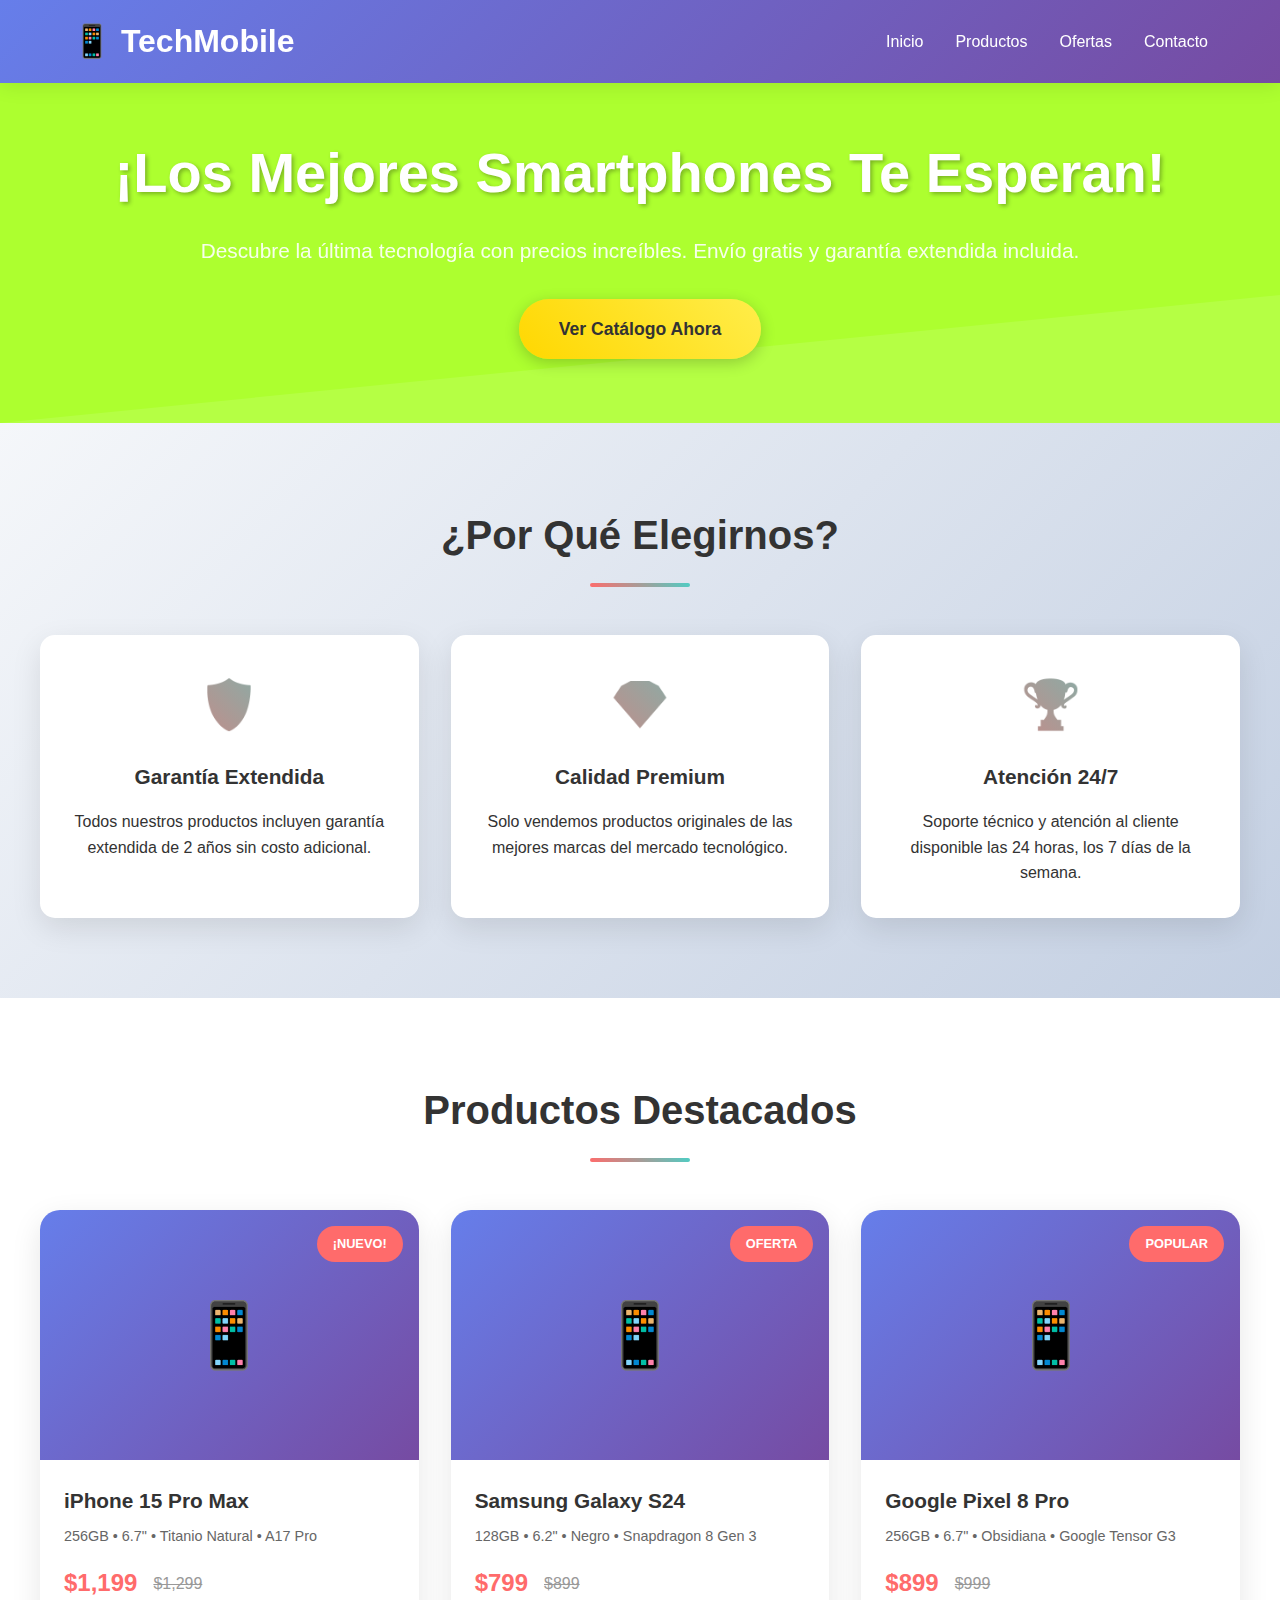
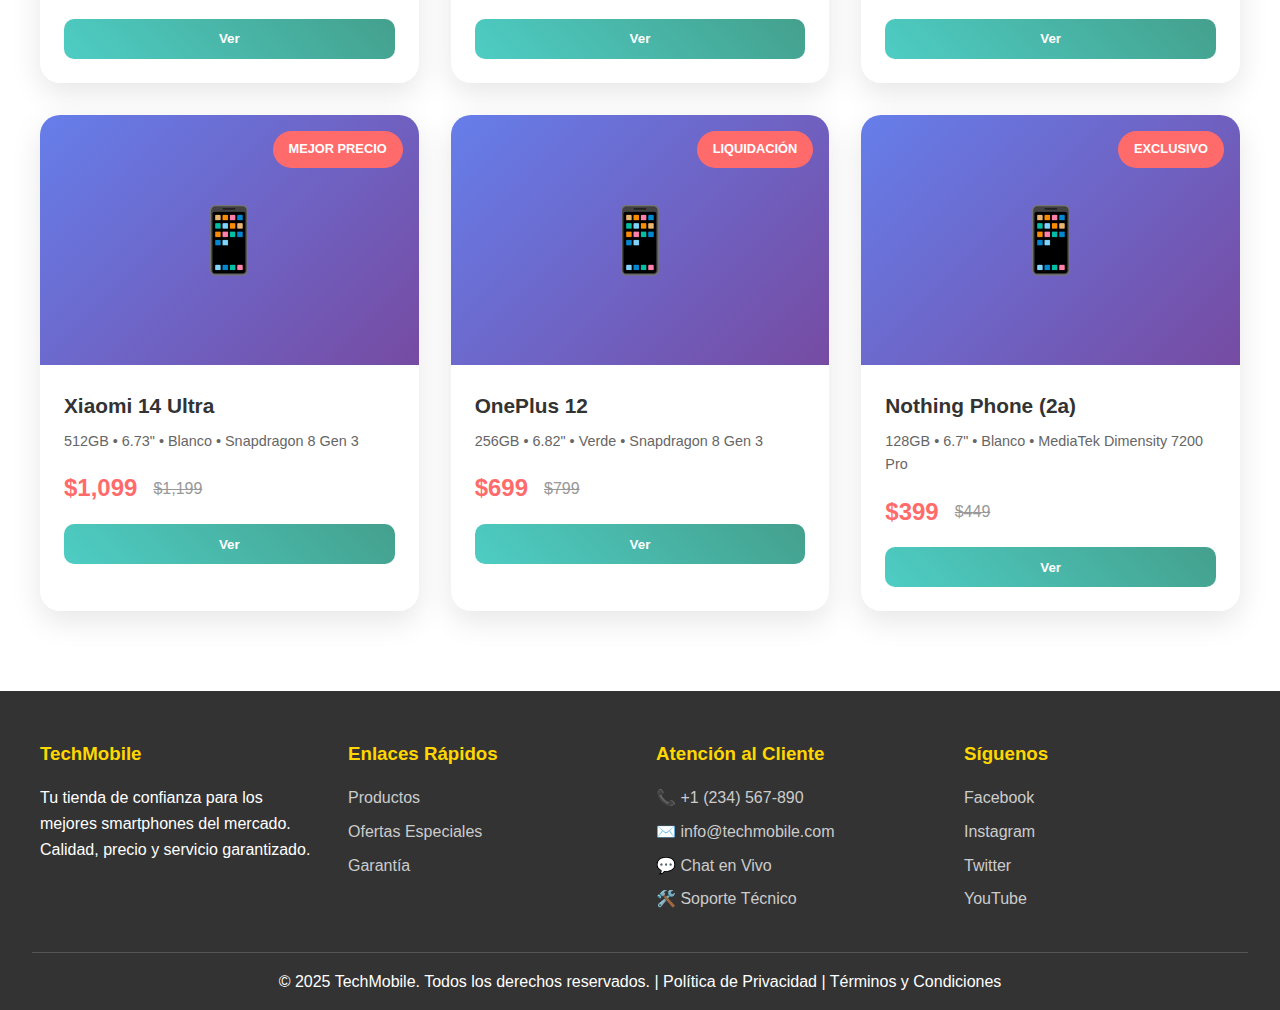
<file: store-cell/index.html>
<!DOCTYPE html>
<html lang="es">
<head>
    <meta charset="UTF-8">
    <meta name="viewport" content="width=device-width, initial-scale=1.0">
    <link rel="stylesheet" href="style.css">
    <title>TechMobile - Los Mejores Teléfonos al Mejor Precio</title>
    <meta name="description" content="Descubre los últimos modelos de smartphones con las mejores ofertas. garantía extendida.">
</head>
<body>
    <!-- Header -->
    <header class="header">
        <nav class="nav-container">
            <a href="#" class="logo">📱 TechMobile</a>
            <ul class="nav-menu">
                <li><a href="#inicio">Inicio</a></li>
                <li><a href="#productos">Productos</a></li>
                <li><a href="#ofertas">Ofertas</a></li>
                <li><a href="#contacto">Contacto</a></li>
            </ul>
            <button class="mobile-menu-btn" aria-label="Abrir menú móvil">☰</button>
        </nav>
    </header>

    <!-- Hero Section -->
    <section class="hero" id="inicio">
        <div class="hero-content">
            <h1>¡Los Mejores Smartphones Te Esperan!</h1>
            <p>Descubre la última tecnología con precios increíbles. Envío gratis y garantía extendida incluida.</p>
            <a href="#productos" class="cta-button">Ver Catálogo Ahora</a>
        </div>
    </section>

    <!-- Features Section -->
    <section class="features" id="caracteristicas">
        <div class="features-container">
            <h2 class="section-title">¿Por Qué Elegirnos?</h2>
            <div class="features-grid">
                <div class="feature-card">
                    <div class="feature-icon" aria-hidden="true">🛡️</div>
                    <h3>Garantía Extendida</h3>
                    <p>Todos nuestros productos incluyen garantía extendida de 2 años sin costo adicional.</p>
                </div>
                <div class="feature-card">
                    <div class="feature-icon" aria-hidden="true">💎</div>
                    <h3>Calidad Premium</h3>
                    <p>Solo vendemos productos originales de las mejores marcas del mercado tecnológico.</p>
                </div>
                <div class="feature-card">
                    <div class="feature-icon" aria-hidden="true">🏆</div>
                    <h3>Atención 24/7</h3>
                    <p>Soporte técnico y atención al cliente disponible las 24 horas, los 7 días de la semana.</p>
                </div>
            </div>
        </div>
    </section>

    <!-- Products Section -->
    <section class="products" id="productos">
        <div class="products-container">
            <h2 class="section-title">Productos Destacados</h2>
            <div class="products-grid">
                <article class="product-card">
                    <div class="product-image">
                        <div class="product-badge">¡NUEVO!</div>
                        <span aria-hidden="true">📱</span>
                    </div>
                    <div class="product-info">
                        <h3 class="product-name">iPhone 15 Pro Max</h3>
                        <p class="product-specs">256GB • 6.7" • Titanio Natural • A17 Pro</p>
                        <div class="product-price">
                            <span class="current-price">$1,199</span>
                            <span class="old-price">$1,299</span>
                        </div>
                        <button class="buy-button">Ver</button>
                    </div>
                </article>

                <article class="product-card">
                    <div class="product-image">
                        <div class="product-badge">OFERTA</div>
                        <span aria-hidden="true">📱</span>
                    </div>
                    <div class="product-info">
                        <h3 class="product-name">Samsung Galaxy S24</h3>
                        <p class="product-specs">128GB • 6.2" • Negro • Snapdragon 8 Gen 3</p>
                        <div class="product-price">
                            <span class="current-price">$799</span>
                            <span class="old-price">$899</span>
                        </div>
                        <button class="buy-button">Ver</button>
                    </div>
                </article>

                <article class="product-card">
                    <div class="product-image">
                        <div class="product-badge">POPULAR</div>
                        <span aria-hidden="true">📱</span>
                    </div>
                    <div class="product-info">
                        <h3 class="product-name">Google Pixel 8 Pro</h3>
                        <p class="product-specs">256GB • 6.7" • Obsidiana • Google Tensor G3</p>
                        <div class="product-price">
                            <span class="current-price">$899</span>
                            <span class="old-price">$999</span>
                        </div>
                        <button class="buy-button">Ver</button>
                    </div>
                </article>

                <article class="product-card">
                    <div class="product-image">
                        <div class="product-badge">MEJOR PRECIO</div>
                        <span aria-hidden="true">📱</span>
                    </div>
                    <div class="product-info">
                        <h3 class="product-name">Xiaomi 14 Ultra</h3>
                        <p class="product-specs">512GB • 6.73" • Blanco • Snapdragon 8 Gen 3</p>
                        <div class="product-price">
                            <span class="current-price">$1,099</span>
                            <span class="old-price">$1,199</span>
                        </div>
                        <button class="buy-button">Ver</button>
                    </div>
                </article>

                <article class="product-card">
                    <div class="product-image">
                        <div class="product-badge">LIQUIDACIÓN</div>
                        <span aria-hidden="true">📱</span>
                    </div>
                    <div class="product-info">
                        <h3 class="product-name">OnePlus 12</h3>
                        <p class="product-specs">256GB • 6.82" • Verde • Snapdragon 8 Gen 3</p>
                        <div class="product-price">
                            <span class="current-price">$699</span>
                            <span class="old-price">$799</span>
                        </div>
                        <button class="buy-button">Ver</button>
                    </div>
                </article>

                <article class="product-card">
                    <div class="product-image">
                        <div class="product-badge">EXCLUSIVO</div>
                        <span aria-hidden="true">📱</span>
                    </div>
                    <div class="product-info">
                        <h3 class="product-name">Nothing Phone (2a)</h3>
                        <p class="product-specs">128GB • 6.7" • Blanco • MediaTek Dimensity 7200 Pro</p>
                        <div class="product-price">
                            <span class="current-price">$399</span>
                            <span class="old-price">$449</span>
                        </div>
                        <button class="buy-button">Ver</button>
                    </div>
                </article>
            </div>
        </div>
    </section>
    <!-- Footer -->
    <footer class="footer" id="contacto">
        <div class="footer-content">
            <div class="footer-section">
                <h3>TechMobile</h3>
                <p>Tu tienda de confianza para los mejores smartphones del mercado. Calidad, precio y servicio garantizado.</p>
            </div>
            <div class="footer-section">
                <h3>Enlaces Rápidos</h3>
                <a href="#productos">Productos</a>
                <a href="#ofertas">Ofertas Especiales</a>
                <a href="#garantia">Garantía</a>
            </div>
            <div class="footer-section">
                <h3>Atención al Cliente</h3>
                <a href="tel:+1234567890">📞 +1 (234) 567-890</a>
                <a href="mailto:info@techmobile.com">✉️ info@techmobile.com</a>
                <a href="#chat">💬 Chat en Vivo</a>
                <a href="#soporte">🛠️ Soporte Técnico</a>
            </div>
            <div class="footer-section">
                <h3>Síguenos</h3>
                <a href="#facebook">Facebook</a>
                <a href="#instagram">Instagram</a>
                <a href="#twitter">Twitter</a>
                <a href="#youtube">YouTube</a>
            </div>
        </div>
        <div class="footer-bottom">
            <p>&copy; 2025 TechMobile. Todos los derechos reservados. | Política de Privacidad | Términos y Condiciones</p>
        </div>
    </footer>
</body>
</html>
</file>
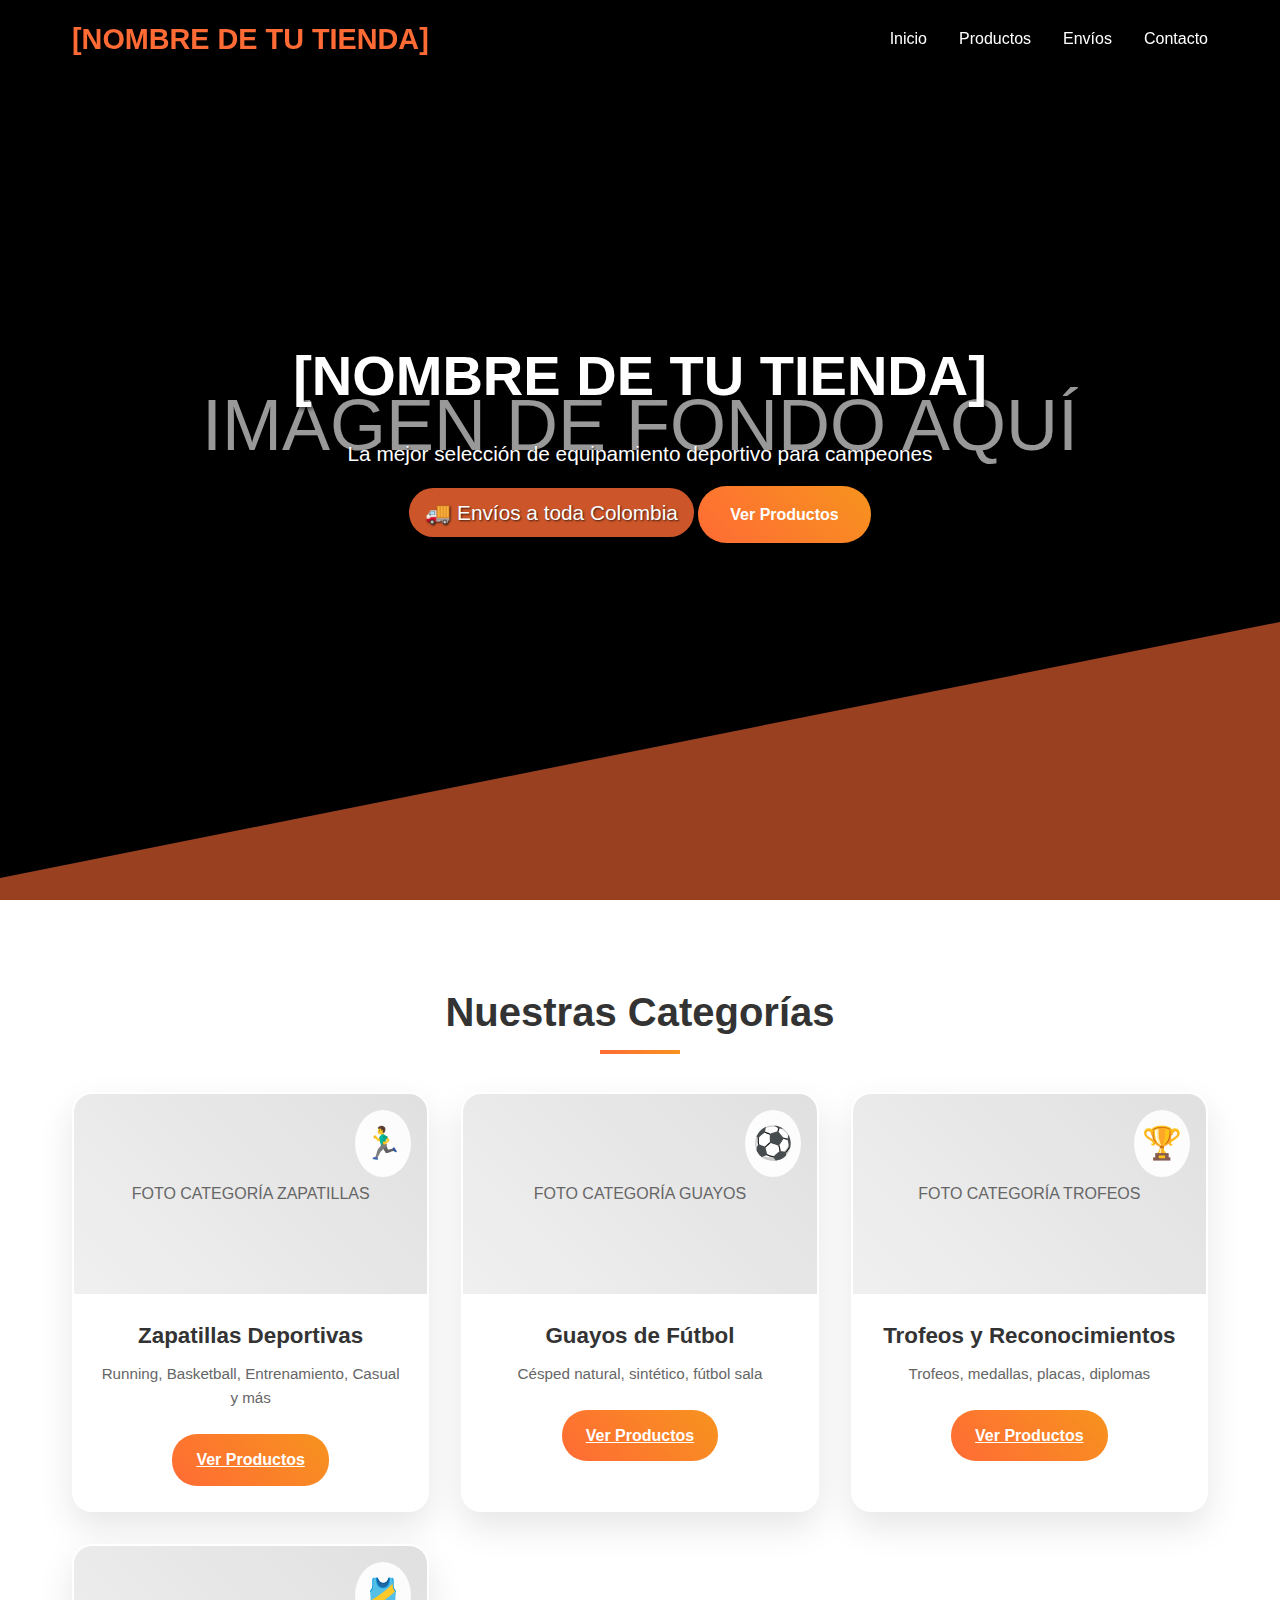
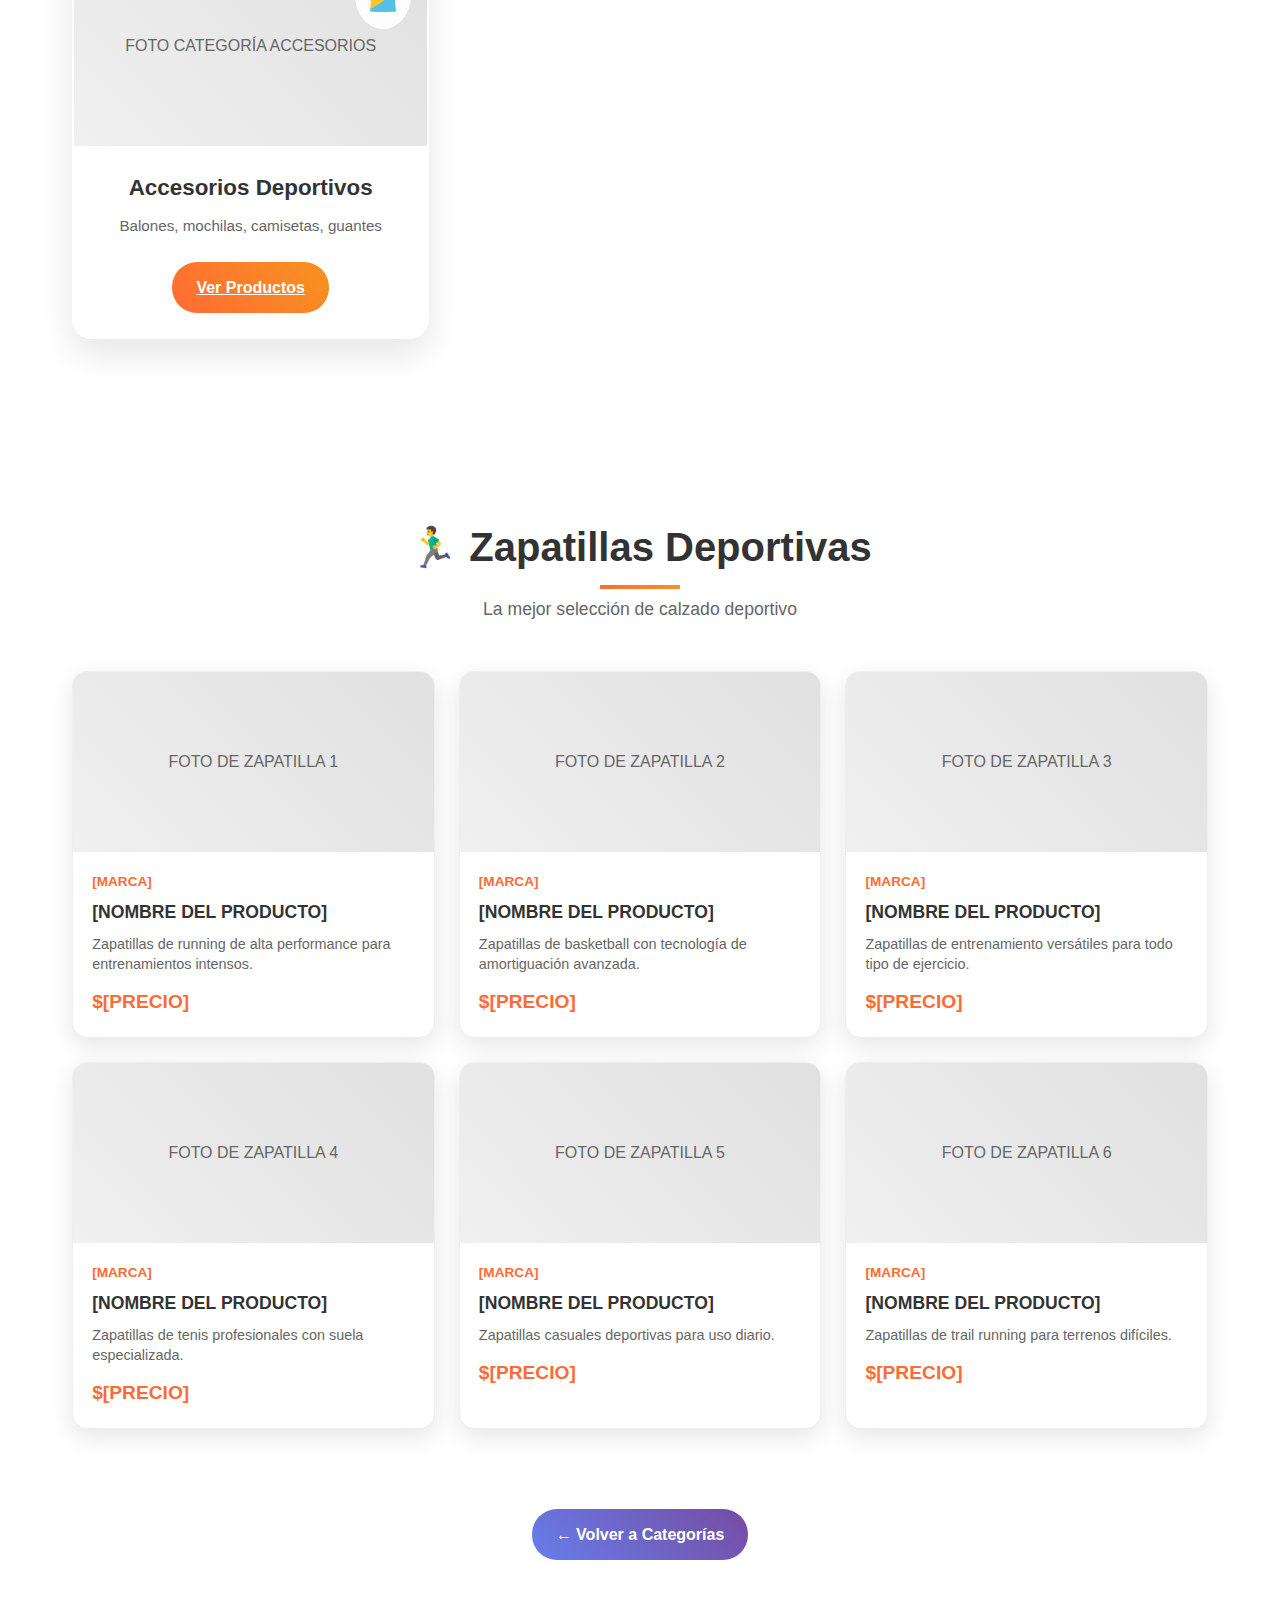
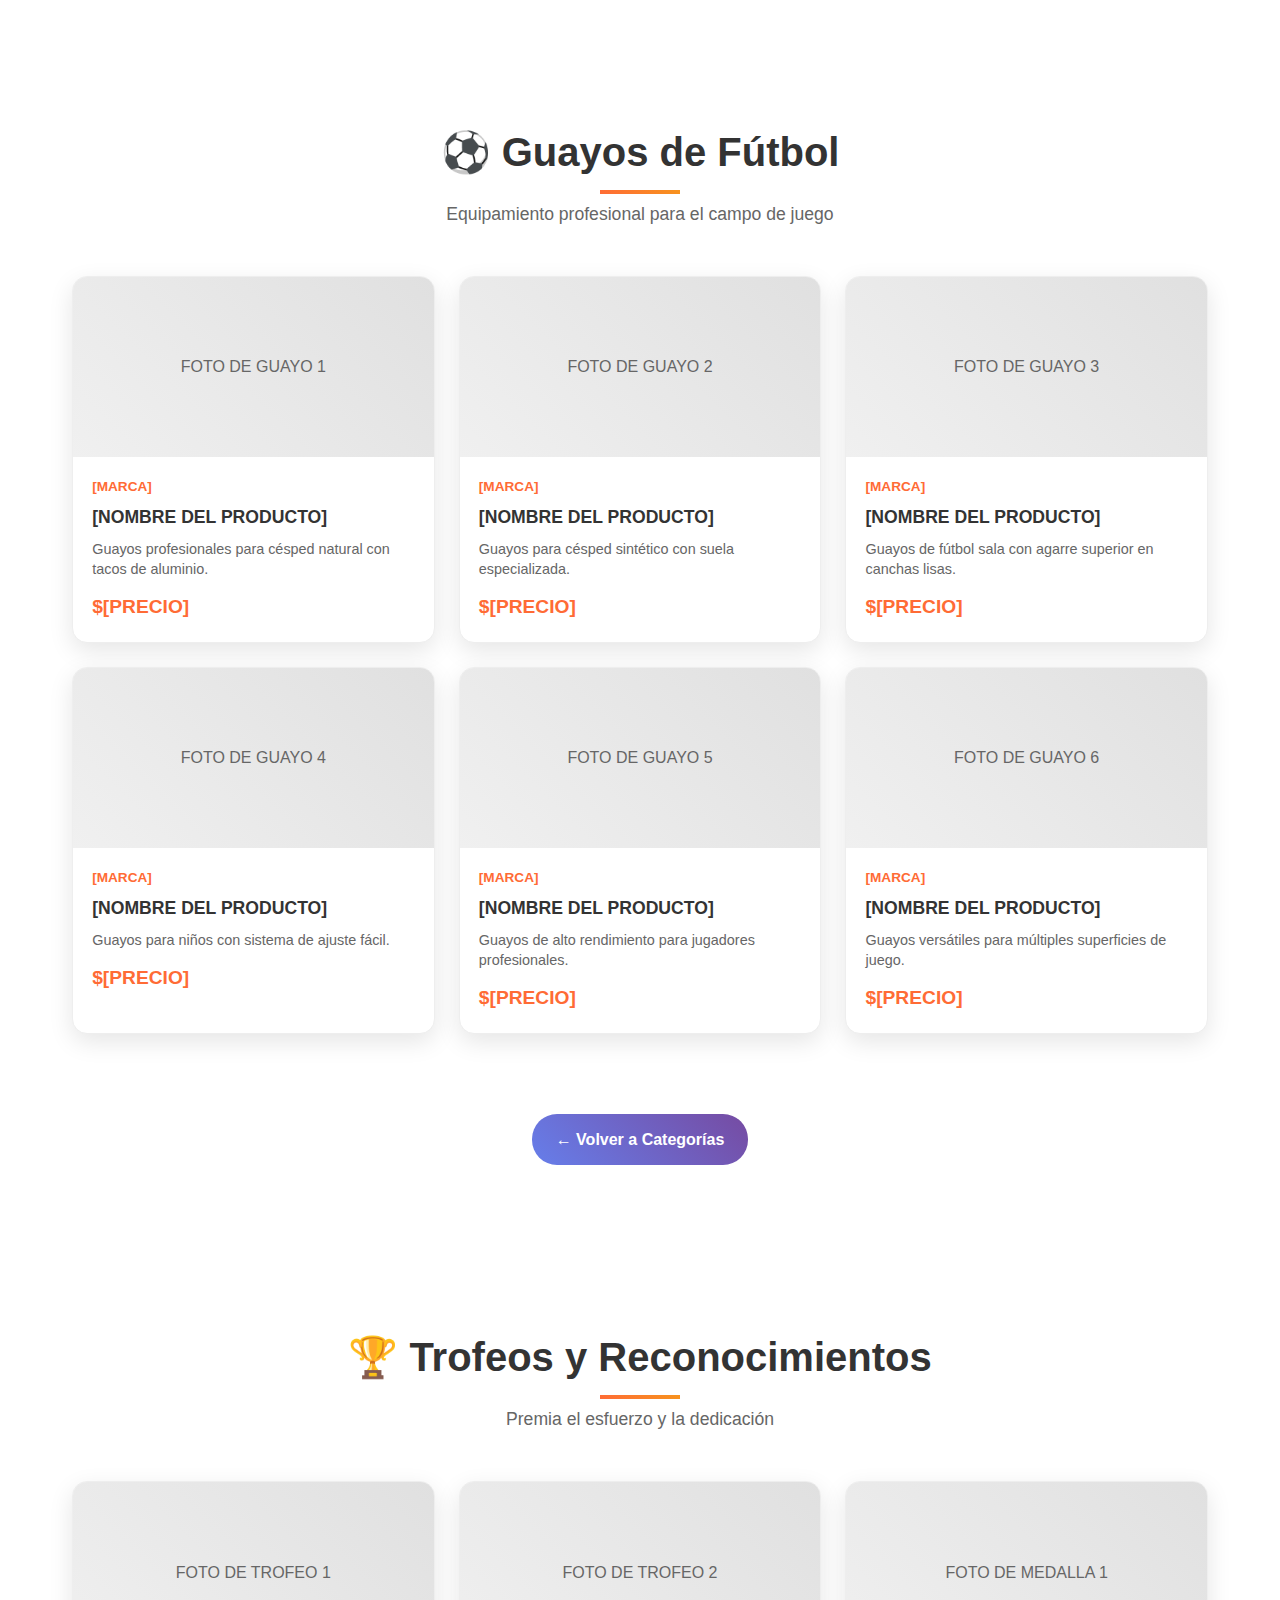
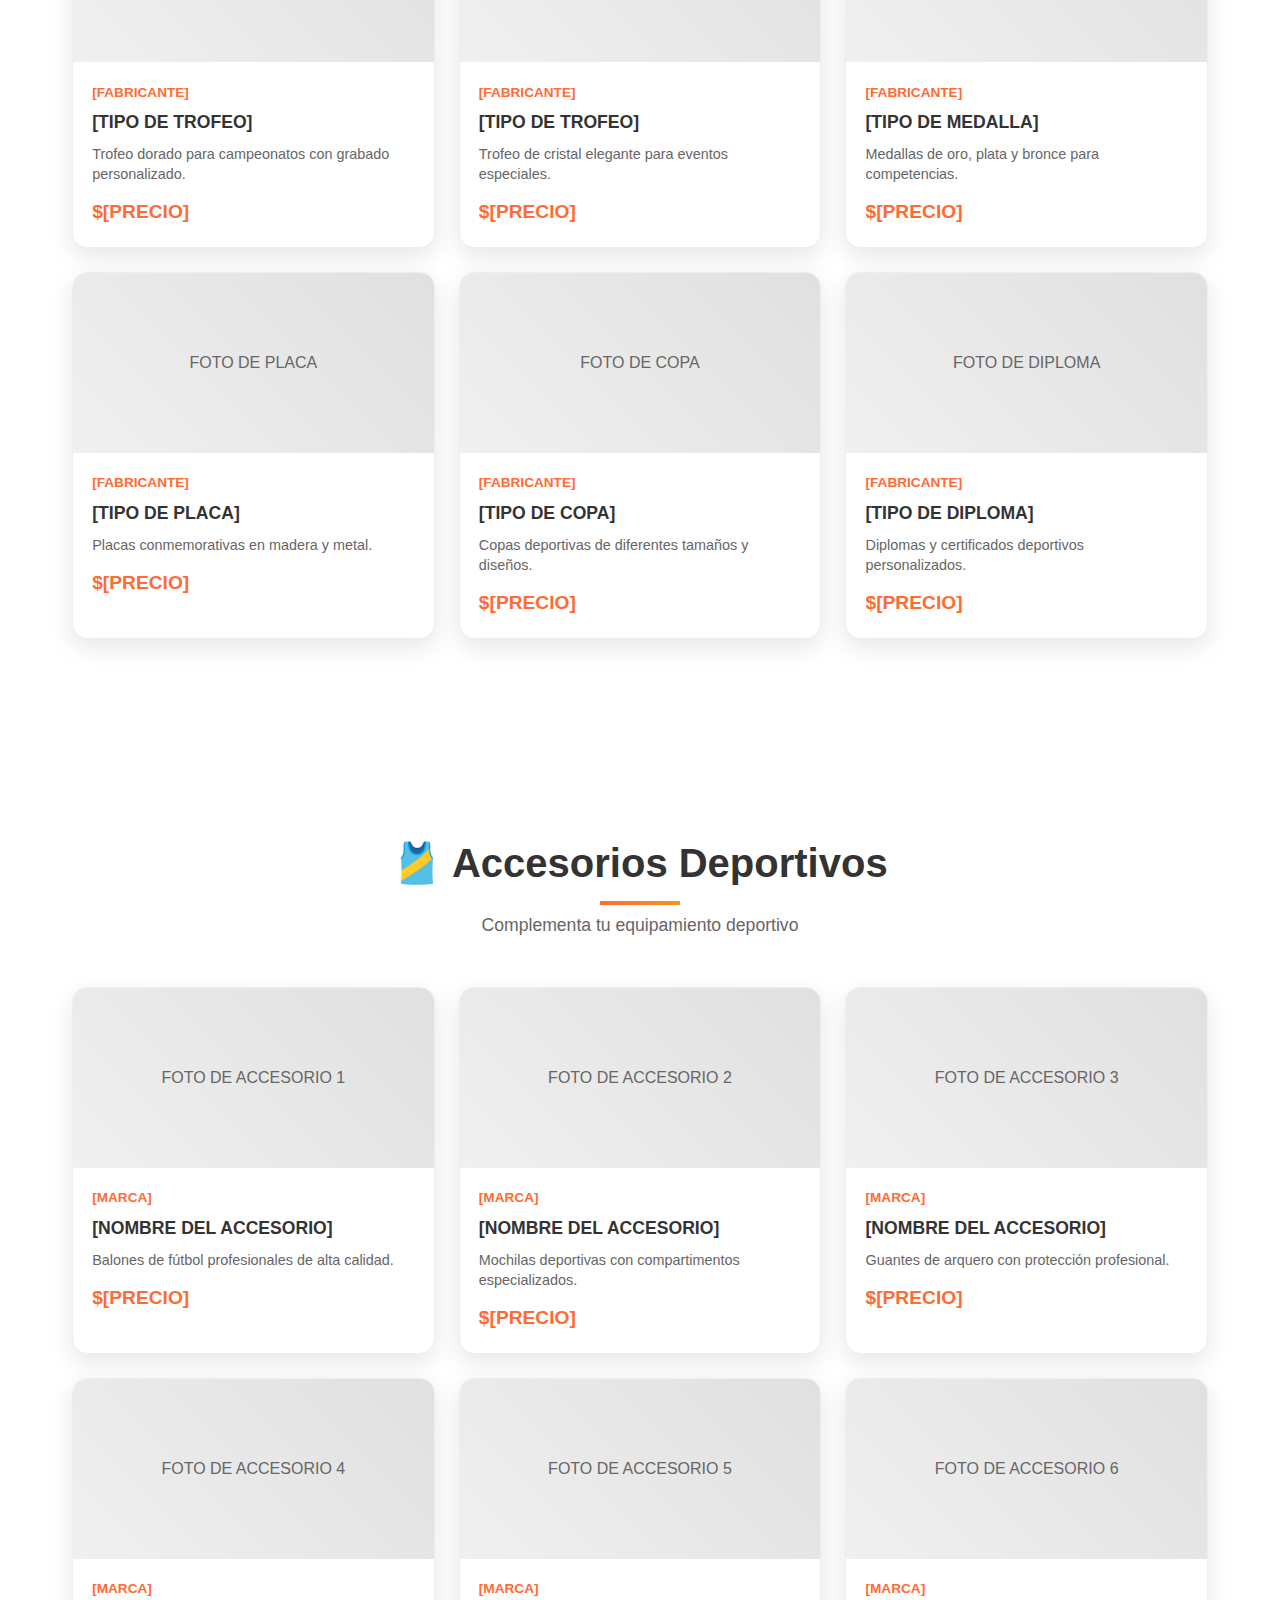
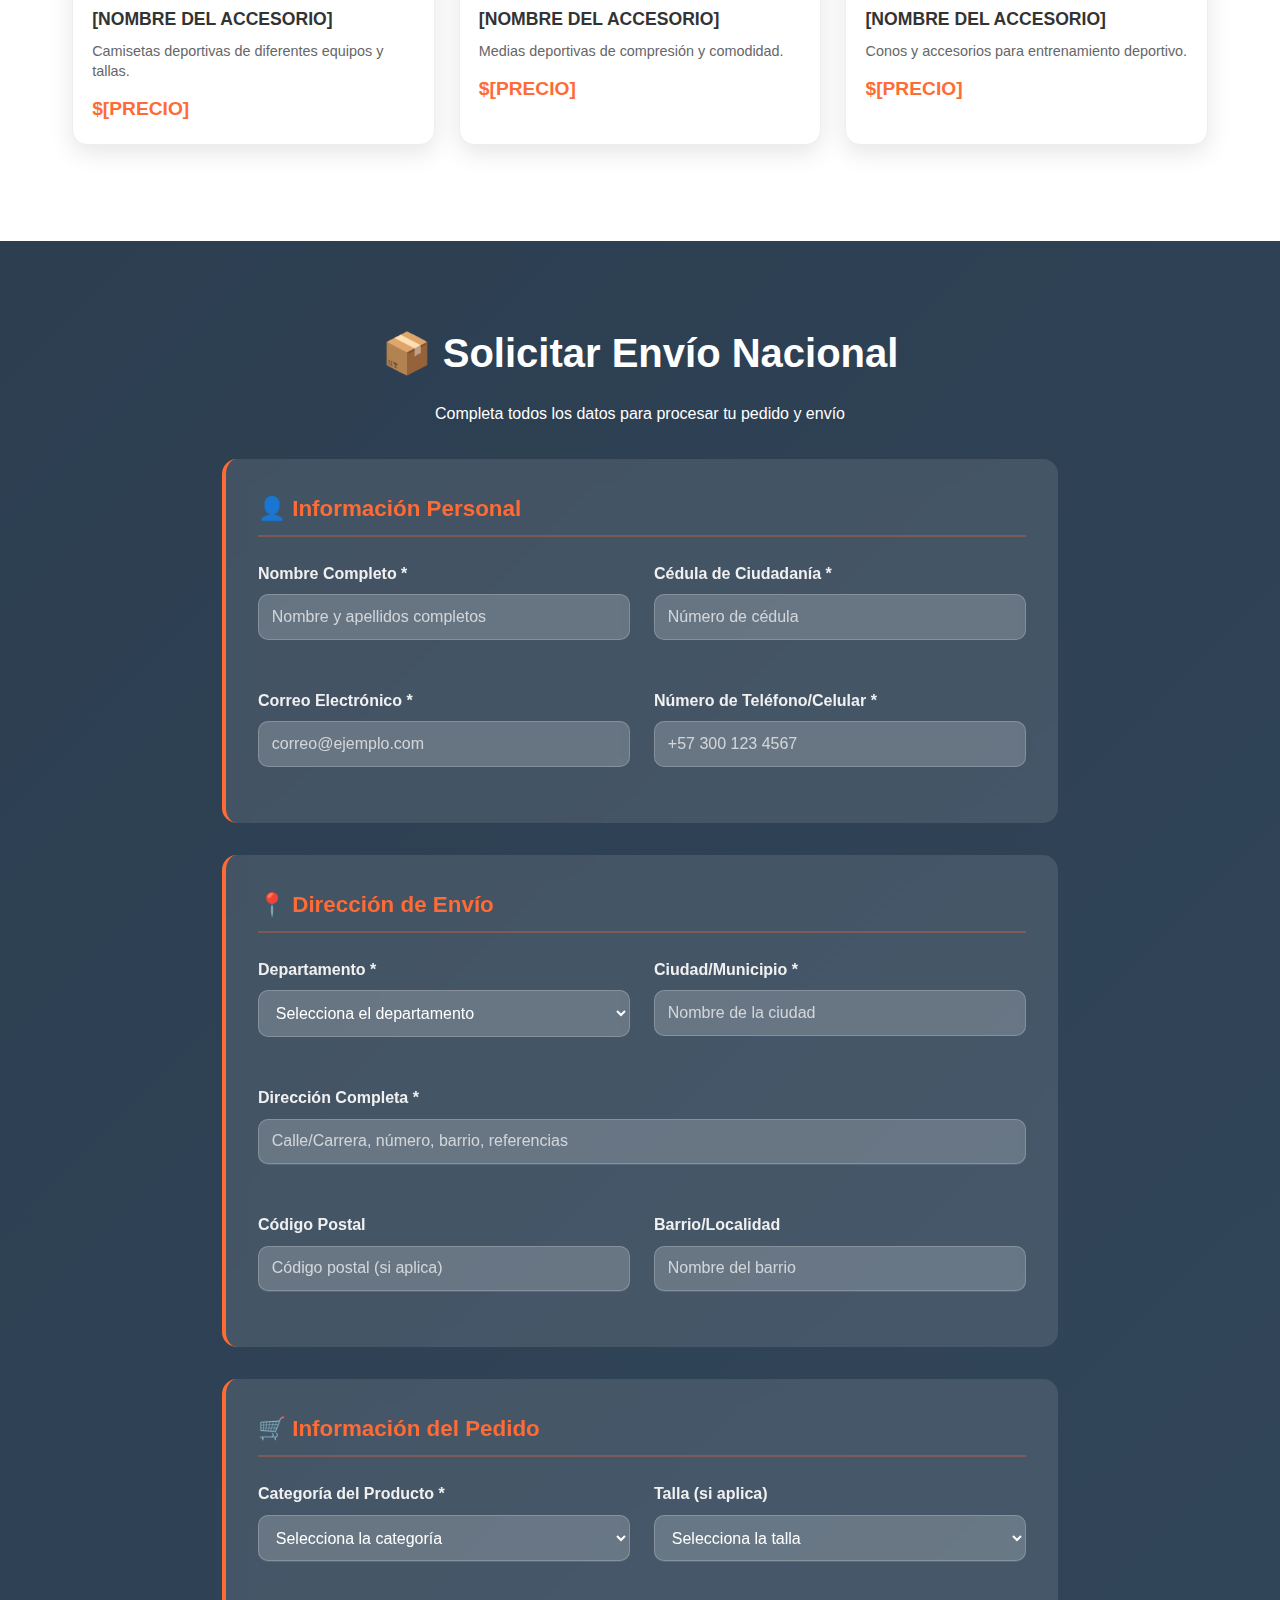
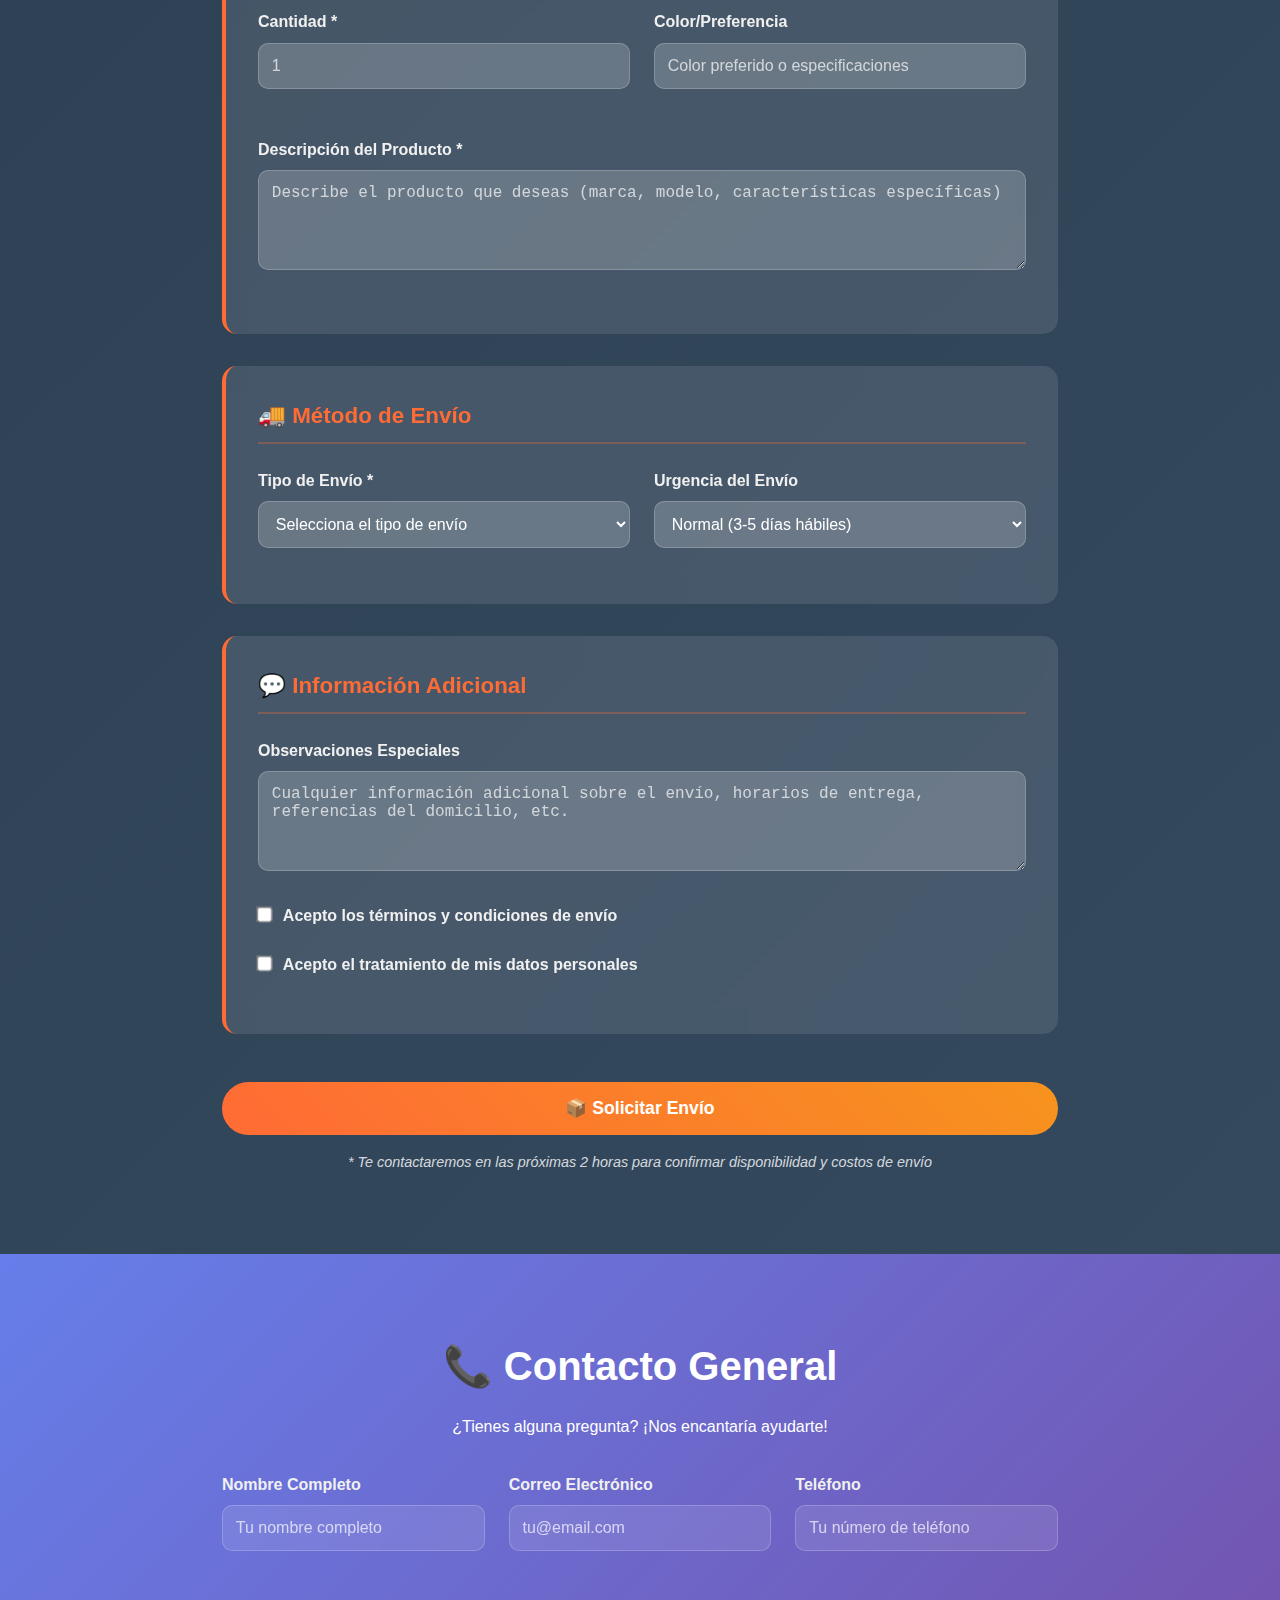
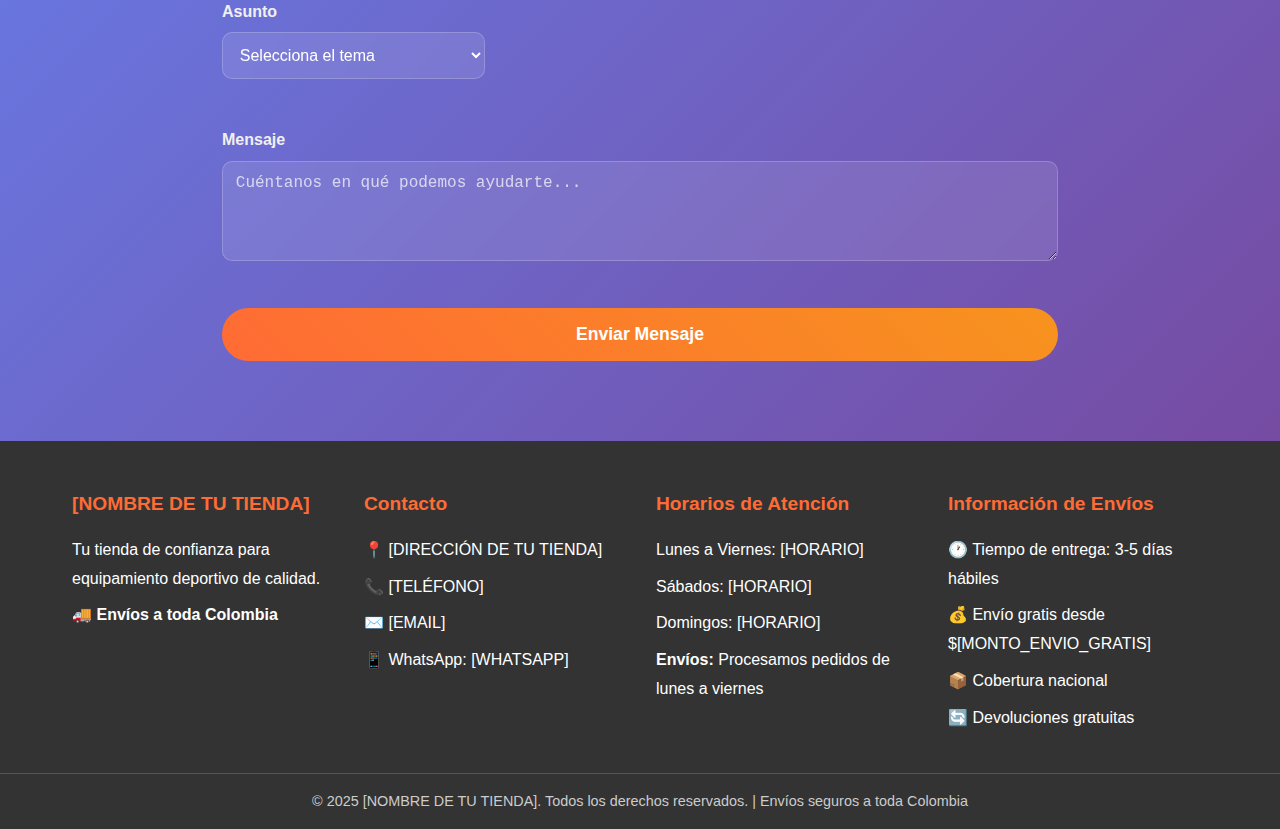
<file: store-shoes/index.html>
<!DOCTYPE html>
<html lang="es">
<head>
    <meta charset="UTF-8">
    <meta name="viewport" content="width=device-width, initial-scale=1.0">
    <title>[NOMBRE DE TU TIENDA] - Equipamiento Deportivo</title>
    <link rel="stylesheet" href="style.css">
</head>
<body>
    <!-- Header -->
    <header class="header">
        <nav class="nav">
            <a href="#inicio" class="logo">[NOMBRE DE TU TIENDA]</a>
            <ul class="nav-links">
                <li><a href="#inicio">Inicio</a></li>
                <li><a href="#productos">Productos</a></li>
                <li><a href="#envios">Envíos</a></li>
                <li><a href="#contacto">Contacto</a></li>
            </ul>
        </nav>
    </header>

    <!-- Hero Section -->
    <section id="inicio" class="hero">
        <div class="hero-content">
            <h1>[NOMBRE DE TU TIENDA]</h1>
            <p>La mejor selección de equipamiento deportivo para campeones</p>
            <p class="delivery-text">🚚 Envíos a toda Colombia</p>
            <a href="#productos" class="btn-primary">Ver Productos</a>
        </div>
    </section>

    <!-- Content Container -->
    <div class="content">
        <!-- Sección Principal de Categorías -->
        <section id="productos" class="section">
            <h2>Nuestras Categorías</h2>
            <div class="categories-grid">
                <!-- Caja Zapatillas -->
                <div class="category-box">
                    <div class="category-icon">🏃‍♂️</div>
                    <div class="category-image">FOTO CATEGORÍA ZAPATILLAS</div>
                    <div class="category-info">
                        <h3>Zapatillas Deportivas</h3>
                        <p>Running, Basketball, Entrenamiento, Casual y más</p>
                        <a href="#zapatillas" class="view-btn">Ver Productos</a>
                    </div>
                </div>

                <!-- Caja Guayos -->
                <div class="category-box">
                    <div class="category-icon">⚽</div>
                    <div class="category-image">FOTO CATEGORÍA GUAYOS</div>
                    <div class="category-info">
                        <h3>Guayos de Fútbol</h3>
                        <p>Césped natural, sintético, fútbol sala</p>
                        <a href="#guayos" class="view-btn">Ver Productos</a>
                    </div>
                </div>

                <!-- Caja Trofeos -->
                <div class="category-box">
                    <div class="category-icon">🏆</div>
                    <div class="category-image">FOTO CATEGORÍA TROFEOS</div>
                    <div class="category-info">
                        <h3>Trofeos y Reconocimientos</h3>
                        <p>Trofeos, medallas, placas, diplomas</p>
                        <a href="#trofeos" class="view-btn">Ver Productos</a>
                    </div>
                </div>

                <!-- Caja Accesorios -->
                <div class="category-box">
                    <div class="category-icon">🎽</div>
                    <div class="category-image">FOTO CATEGORÍA ACCESORIOS</div>
                    <div class="category-info">
                        <h3>Accesorios Deportivos</h3>
                        <p>Balones, mochilas, camisetas, guantes</p>
                        <a href="#accesorios" class="view-btn">Ver Productos</a>
                    </div>
                </div>
            </div>
        </section>

        <!-- Sección Zapatillas -->
        <section id="zapatillas" class="products-section">
            <div class="section-header">
                <h2>🏃‍♂️ Zapatillas Deportivas</h2>
                <p>La mejor selección de calzado deportivo</p>
            </div>
            <div class="products-grid">
                <div class="product-card">
                    <div class="product-image">FOTO DE ZAPATILLA 1</div>
                    <div class="product-info">
                        <div class="brand-space">[MARCA]</div>
                        <h4>[NOMBRE DEL PRODUCTO]</h4>
                        <p class="product-description">Zapatillas de running de alta performance para entrenamientos intensos.</p>
                        <div class="product-price">$[PRECIO]</div>
                    </div>
                </div>
                <div class="product-card">
                    <div class="product-image">FOTO DE ZAPATILLA 2</div>
                    <div class="product-info">
                        <div class="brand-space">[MARCA]</div>
                        <h4>[NOMBRE DEL PRODUCTO]</h4>
                        <p class="product-description">Zapatillas de basketball con tecnología de amortiguación avanzada.</p>
                        <div class="product-price">$[PRECIO]</div>
                    </div>
                </div>
                <div class="product-card">
                    <div class="product-image">FOTO DE ZAPATILLA 3</div>
                    <div class="product-info">
                        <div class="brand-space">[MARCA]</div>
                        <h4>[NOMBRE DEL PRODUCTO]</h4>
                        <p class="product-description">Zapatillas de entrenamiento versátiles para todo tipo de ejercicio.</p>
                        <div class="product-price">$[PRECIO]</div>
                    </div>
                </div>
                <div class="product-card">
                    <div class="product-image">FOTO DE ZAPATILLA 4</div>
                    <div class="product-info">
                        <div class="brand-space">[MARCA]</div>
                        <h4>[NOMBRE DEL PRODUCTO]</h4>
                        <p class="product-description">Zapatillas de tenis profesionales con suela especializada.</p>
                        <div class="product-price">$[PRECIO]</div>
                    </div>
                </div>
                <div class="product-card">
                    <div class="product-image">FOTO DE ZAPATILLA 5</div>
                    <div class="product-info">
                        <div class="brand-space">[MARCA]</div>
                        <h4>[NOMBRE DEL PRODUCTO]</h4>
                        <p class="product-description">Zapatillas casuales deportivas para uso diario.</p>
                        <div class="product-price">$[PRECIO]</div>
                    </div>
                </div>
                <div class="product-card">
                    <div class="product-image">FOTO DE ZAPATILLA 6</div>
                    <div class="product-info">
                        <div class="brand-space">[MARCA]</div>
                        <h4>[NOMBRE DEL PRODUCTO]</h4>
                        <p class="product-description">Zapatillas de trail running para terrenos difíciles.</p>
                        <div class="product-price">$[PRECIO]</div>
                    </div>
                </div>
            </div>
            <div class="back-to-categories">
                <a href="#productos" class="btn-secondary">← Volver a Categorías</a>
            </div>
        </section>

        <!-- Sección Guayos -->
        <section id="guayos" class="products-section">
            <div class="section-header">
                <h2>⚽ Guayos de Fútbol</h2>
                <p>Equipamiento profesional para el campo de juego</p>
            </div>
            <div class="products-grid">
                <div class="product-card">
                    <div class="product-image">FOTO DE GUAYO 1</div>
                    <div class="product-info">
                        <div class="brand-space">[MARCA]</div>
                        <h4>[NOMBRE DEL PRODUCTO]</h4>
                        <p class="product-description">Guayos profesionales para césped natural con tacos de aluminio.</p>
                        <div class="product-price">$[PRECIO]</div>
                    </div>
                </div>
                <div class="product-card">
                    <div class="product-image">FOTO DE GUAYO 2</div>
                    <div class="product-info">
                        <div class="brand-space">[MARCA]</div>
                        <h4>[NOMBRE DEL PRODUCTO]</h4>
                        <p class="product-description">Guayos para césped sintético con suela especializada.</p>
                        <div class="product-price">$[PRECIO]</div>
                    </div>
                </div>
                <div class="product-card">
                    <div class="product-image">FOTO DE GUAYO 3</div>
                    <div class="product-info">
                        <div class="brand-space">[MARCA]</div>
                        <h4>[NOMBRE DEL PRODUCTO]</h4>
                        <p class="product-description">Guayos de fútbol sala con agarre superior en canchas lisas.</p>
                        <div class="product-price">$[PRECIO]</div>
                    </div>
                </div>
                <div class="product-card">
                    <div class="product-image">FOTO DE GUAYO 4</div>
                    <div class="product-info">
                        <div class="brand-space">[MARCA]</div>
                        <h4>[NOMBRE DEL PRODUCTO]</h4>
                        <p class="product-description">Guayos para niños con sistema de ajuste fácil.</p>
                        <div class="product-price">$[PRECIO]</div>
                    </div>
                </div>
                <div class="product-card">
                    <div class="product-image">FOTO DE GUAYO 5</div>
                    <div class="product-info">
                        <div class="brand-space">[MARCA]</div>
                        <h4>[NOMBRE DEL PRODUCTO]</h4>
                        <p class="product-description">Guayos de alto rendimiento para jugadores profesionales.</p>
                        <div class="product-price">$[PRECIO]</div>
                    </div>
                </div>
                <div class="product-card">
                    <div class="product-image">FOTO DE GUAYO 6</div>
                    <div class="product-info">
                        <div class="brand-space">[MARCA]</div>
                        <h4>[NOMBRE DEL PRODUCTO]</h4>
                        <p class="product-description">Guayos versátiles para múltiples superficies de juego.</p>
                        <div class="product-price">$[PRECIO]</div>
                    </div>
                </div>
            </div>
            <div class="back-to-categories">
                <a href="#productos" class="btn-secondary">← Volver a Categorías</a>
            </div>
        </section>

        <!-- Sección Trofeos -->
        <section id="trofeos" class="products-section">
            <div class="section-header">
                <h2>🏆 Trofeos y Reconocimientos</h2>
                <p>Premia el esfuerzo y la dedicación</p>
            </div>
            <div class="products-grid">
                <div class="product-card">
                    <div class="product-image">FOTO DE TROFEO 1</div>
                    <div class="product-info">
                        <div class="brand-space">[FABRICANTE]</div>
                        <h4>[TIPO DE TROFEO]</h4>
                        <p class="product-description">Trofeo dorado para campeonatos con grabado personalizado.</p>
                        <div class="product-price">$[PRECIO]</div>
                    </div>
                </div>
                <div class="product-card">
                    <div class="product-image">FOTO DE TROFEO 2</div>
                    <div class="product-info">
                        <div class="brand-space">[FABRICANTE]</div>
                        <h4>[TIPO DE TROFEO]</h4>
                        <p class="product-description">Trofeo de cristal elegante para eventos especiales.</p>
                        <div class="product-price">$[PRECIO]</div>
                    </div>
                </div>
                <div class="product-card">
                    <div class="product-image">FOTO DE MEDALLA 1</div>
                    <div class="product-info">
                        <div class="brand-space">[FABRICANTE]</div>
                        <h4>[TIPO DE MEDALLA]</h4>
                        <p class="product-description">Medallas de oro, plata y bronce para competencias.</p>
                        <div class="product-price">$[PRECIO]</div>
                    </div>
                </div>
                <div class="product-card">
                    <div class="product-image">FOTO DE PLACA</div>
                    <div class="product-info">
                        <div class="brand-space">[FABRICANTE]</div>
                        <h4>[TIPO DE PLACA]</h4>
                        <p class="product-description">Placas conmemorativas en madera y metal.</p>
                        <div class="product-price">$[PRECIO]</div>
                    </div>
                </div>
                <div class="product-card">
                    <div class="product-image">FOTO DE COPA</div>
                    <div class="product-info">
                        <div class="brand-space">[FABRICANTE]</div>
                        <h4>[TIPO DE COPA]</h4>
                        <p class="product-description">Copas deportivas de diferentes tamaños y diseños.</p>
                        <div class="product-price">$[PRECIO]</div>
                    </div>
                </div>
                <div class="product-card">
                    <div class="product-image">FOTO DE DIPLOMA</div>
                    <div class="product-info">
                        <div class="brand-space">[FABRICANTE]</div>
                        <h4>[TIPO DE DIPLOMA]</h4>
                        <p class="product-description">Diplomas y certificados deportivos personalizados.</p>
                        <div class="product-price">$[PRECIO]</div>
                    </div>
                </div>
            </div>
        </section>

        <!-- Sección Accesorios -->
        <section id="accesorios" class="products-section">
            <div class="section-header">
                <h2>🎽 Accesorios Deportivos</h2>
                <p>Complementa tu equipamiento deportivo</p>
            </div>
            <div class="products-grid">
                <div class="product-card">
                    <div class="product-image">FOTO DE ACCESORIO 1</div>
                    <div class="product-info">
                        <div class="brand-space">[MARCA]</div>
                        <h4>[NOMBRE DEL ACCESORIO]</h4>
                        <p class="product-description">Balones de fútbol profesionales de alta calidad.</p>
                        <div class="product-price">$[PRECIO]</div>
                    </div>
                </div>
                <div class="product-card">
                    <div class="product-image">FOTO DE ACCESORIO 2</div>
                    <div class="product-info">
                        <div class="brand-space">[MARCA]</div>
                        <h4>[NOMBRE DEL ACCESORIO]</h4>
                        <p class="product-description">Mochilas deportivas con compartimentos especializados.</p>
                        <div class="product-price">$[PRECIO]</div>
                    </div>
                </div>
                <div class="product-card">
                    <div class="product-image">FOTO DE ACCESORIO 3</div>
                    <div class="product-info">
                        <div class="brand-space">[MARCA]</div>
                        <h4>[NOMBRE DEL ACCESORIO]</h4>
                        <p class="product-description">Guantes de arquero con protección profesional.</p>
                        <div class="product-price">$[PRECIO]</div>
                    </div>
                </div>
                <div class="product-card">
                    <div class="product-image">FOTO DE ACCESORIO 4</div>
                    <div class="product-info">
                        <div class="brand-space">[MARCA]</div>
                        <h4>[NOMBRE DEL ACCESORIO]</h4>
                        <p class="product-description">Camisetas deportivas de diferentes equipos y tallas.</p>
                        <div class="product-price">$[PRECIO]</div>
                    </div>
                </div>
                <div class="product-card">
                    <div class="product-image">FOTO DE ACCESORIO 5</div>
                    <div class="product-info">
                        <div class="brand-space">[MARCA]</div>
                        <h4>[NOMBRE DEL ACCESORIO]</h4>
                        <p class="product-description">Medias deportivas de compresión y comodidad.</p>
                        <div class="product-price">$[PRECIO]</div>
                    </div>
                </div>
                <div class="product-card">
                    <div class="product-image">FOTO DE ACCESORIO 6</div>
                    <div class="product-info">
                        <div class="brand-space">[MARCA]</div>
                        <h4>[NOMBRE DEL ACCESORIO]</h4>
                        <p class="product-description">Conos y accesorios para entrenamiento deportivo.</p>
                        <div class="product-price">$[PRECIO]</div>
                    </div>
                </div>
            </div>
        </section>

        <!-- Formulario de Envíos Nacionales -->
        <section id="envios" class="shipping-form">
            <div class="form-container">
                <h2>📦 Solicitar Envío Nacional</h2>
                <p style="text-align: center; margin-bottom: 2rem;">Completa todos los datos para procesar tu pedido y envío</p>
                
                <form action="mailto:tuEmail@ejemplo.com" method="post" enctype="text/plain">
                    <!-- Información Personal -->
                    <div class="form-section">
                        <h3>👤 Información Personal</h3>
                        <div class="form-grid">
                            <div class="form-group">
                                <label for="nombre_completo">Nombre Completo *</label>
                                <input type="text" id="nombre_completo" name="nombre_completo" placeholder="Nombre y apellidos completos" required>
                            </div>
                            <div class="form-group">
                                <label for="cedula">Cédula de Ciudadanía *</label>
                                <input type="text" id="cedula" name="cedula" placeholder="Número de cédula" required>
                            </div>
                            <div class="form-group">
                                <label for="email_envio">Correo Electrónico *</label>
                                <input type="email" id="email_envio" name="email" placeholder="correo@ejemplo.com" required>
                            </div>
                            <div class="form-group">
                                <label for="telefono_envio">Número de Teléfono/Celular *</label>
                                <input type="tel" id="telefono_envio" name="telefono" placeholder="+57 300 123 4567" required>
                            </div>
                        </div>
                    </div>

                    <!-- Dirección de Envío -->
                    <div class="form-section">
                        <h3>📍 Dirección de Envío</h3>
                        <div class="form-grid">
                            <div class="form-group">
                                <label for="departamento">Departamento *</label>
                                <select id="departamento" name="departamento" required>
                                    <option value="">Selecciona el departamento</option>
                                    <option value="Amazonas">Amazonas</option>
                                    <option value="Antioquia">Antioquia</option>
                                    <option value="Arauca">Arauca</option>
                                    <option value="Atlántico">Atlántico</option>
                                    <option value="Bolívar">Bolívar</option>
                                    <option value="Boyacá">Boyacá</option>
                                    <option value="Caldas">Caldas</option>
                                    <option value="Caquetá">Caquetá</option>
                                    <option value="Casanare">Casanare</option>
                                    <option value="Cauca">Cauca</option>
                                    <option value="Cesar">Cesar</option>
                                    <option value="Chocó">Chocó</option>
                                    <option value="Córdoba">Córdoba</option>
                                    <option value="Cundinamarca">Cundinamarca</option>
                                    <option value="Guainía">Guainía</option>
                                    <option value="Guaviare">Guaviare</option>
                                    <option value="Huila">Huila</option>
                                    <option value="La Guajira">La Guajira</option>
                                    <option value="Magdalena">Magdalena</option>
                                    <option value="Meta">Meta</option>
                                    <option value="Nariño">Nariño</option>
                                    <option value="Norte de Santander">Norte de Santander</option>
                                    <option value="Putumayo">Putumayo</option>
                                    <option value="Quindío">Quindío</option>
                                    <option value="Risaralda">Risaralda</option>
                                    <option value="San Andrés y Providencia">San Andrés y Providencia</option>
                                    <option value="Santander">Santander</option>
                                    <option value="Sucre">Sucre</option>
                                    <option value="Tolima">Tolima</option>
                                    <option value="Valle del Cauca">Valle del Cauca</option>
                                    <option value="Vaupés">Vaupés</option>
                                    <option value="Vichada">Vichada</option>
                                    <option value="Bogotá D.C.">Bogotá D.C.</option>
                                </select>
                            </div>
                            <div class="form-group">
                                <label for="ciudad">Ciudad/Municipio *</label>
                                <input type="text" id="ciudad" name="ciudad" placeholder="Nombre de la ciudad" required>
                            </div>
                            <div class="form-group full-width">
                                <label for="direccion">Dirección Completa *</label>
                                <input type="text" id="direccion" name="direccion" placeholder="Calle/Carrera, número, barrio, referencias" required>
                            </div>
                            <div class="form-group">
                                <label for="codigo_postal">Código Postal</label>
                                <input type="text" id="codigo_postal" name="codigo_postal" placeholder="Código postal (si aplica)">
                            </div>
                            <div class="form-group">
                                <label for="barrio">Barrio/Localidad</label>
                                <input type="text" id="barrio" name="barrio" placeholder="Nombre del barrio">
                            </div>
                        </div>
                    </div>

                    <!-- Información del Pedido -->
                    <div class="form-section">
                        <h3>🛒 Información del Pedido</h3>
                        <div class="form-grid">
                            <div class="form-group">
                                <label for="categoria_producto">Categoría del Producto *</label>
                                <select id="categoria_producto" name="categoria_producto" required>
                                    <option value="">Selecciona la categoría</option>
                                    <option value="zapatillas">Zapatillas Deportivas</option>
                                    <option value="guayos">Guayos de Fútbol</option>
                                    <option value="trofeos">Trofeos y Reconocimientos</option>
                                    <option value="accesorios">Accesorios Deportivos</option>
                                </select>
                            </div>
                            <div class="form-group">
                                <label for="talla">Talla (si aplica)</label>
                                <select id="talla" name="talla">
                                    <option value="">Selecciona la talla</option>
                                    <option value="35">35</option>
                                    <option value="36">36</option>
                                    <option value="37">37</option>
                                    <option value="38">38</option>
                                    <option value="39">39</option>
                                    <option value="40">40</option>
                                    <option value="41">41</option>
                                    <option value="42">42</option>
                                    <option value="43">43</option>
                                    <option value="44">44</option>
                                    <option value="45">45</option>
                                    <option value="46">46</option>
                                </select>
                            </div>
                            <div class="form-group">
                                <label for="cantidad">Cantidad *</label>
                                <input type="number" id="cantidad" name="cantidad" min="1" placeholder="1" required>
                            </div>
                            <div class="form-group">
                                <label for="color_preferencia">Color/Preferencia</label>
                                <input type="text" id="color_preferencia" name="color_preferencia" placeholder="Color preferido o especificaciones">
                            </div>
                            <div class="form-group full-width">
                                <label for="descripcion_producto">Descripción del Producto *</label>
                                <textarea id="descripcion_producto" name="descripcion_producto" placeholder="Describe el producto que deseas (marca, modelo, características específicas)" required></textarea>
                            </div>
                        </div>
                    </div>

                    <!-- Método de Envío -->
                    <div class="form-section">
                        <h3>🚚 Método de Envío</h3>
                        <div class="form-grid">
                            <div class="form-group">
                                <label for="tipo_envio">Tipo de Envío *</label>
                                <select id="tipo_envio" name="tipo_envio" required>
                                    <option value="">Selecciona el tipo de envío</option>
                                    <option value="domicilio">Envío a domicilio</option>
                                    <option value="oficina">Envío a oficina de correos</option>
                                    <option value="punto_servientrega">Punto Servientrega</option>
                                    <option value="punto_interrapidisimo">Punto Interrapidísimo</option>
                                    <option value="punto_coordinadora">Punto Coordinadora</option>
                                </select>
                            </div>
                            <div class="form-group">
                                <label for="urgencia">Urgencia del Envío</label>
                                <select id="urgencia" name="urgencia">
                                    <option value="normal">Normal (3-5 días hábiles)</option>
                                    <option value="express">Express (1-2 días hábiles) - Costo adicional</option>
                                    <option value="inmediato">Inmediato (mismo día) - Solo Bogotá/Medellín/Cali</option>
                                </select>
                            </div>
                        </div>
                    </div>

                    <!-- Información Adicional -->
                    <div class="form-section">
                        <h3>💬 Información Adicional</h3>
                        <div class="form-group full-width">
                            <label for="observaciones">Observaciones Especiales</label>
                            <textarea id="observaciones" name="observaciones" placeholder="Cualquier información adicional sobre el envío, horarios de entrega, referencias del domicilio, etc."></textarea>
                        </div>
                        <div class="form-group">
                            <label>
                                <input type="checkbox" name="acepta_terminos" required>
                                Acepto los términos y condiciones de envío
                            </label>
                        </div>
                        <div class="form-group">
                            <label>
                                <input type="checkbox" name="acepta_datos">
                                Acepto el tratamiento de mis datos personales
                            </label>
                        </div>
                    </div>

                    <button type="submit" class="submit-btn">📦 Solicitar Envío</button>
                    <p class="form-note">* Te contactaremos en las próximas 2 horas para confirmar disponibilidad y costos de envío</p>
                </form>
            </div>
        </section>

        <!-- Formulario de Contacto General -->
        <section id="contacto" class="contact-form">
            <div class="form-container">
                <h2>📞 Contacto General</h2>
                <p style="text-align: center; margin-bottom: 2rem;">¿Tienes alguna pregunta? ¡Nos encantaría ayudarte!</p>
                
                <form action="mailto:tuEmail@ejemplo.com" method="post" enctype="text/plain">
                    <div class="form-grid">
                        <div class="form-group">
                            <label for="nombre">Nombre Completo</label>
                            <input type="text" id="nombre" name="nombre" placeholder="Tu nombre completo" required>
                        </div>
                        <div class="form-group">
                            <label for="email">Correo Electrónico</label>
                            <input type="email" id="email" name="email" placeholder="tu@email.com" required>
                        </div>
                        <div class="form-group">
                            <label for="telefono">Teléfono</label>
                            <input type="tel" id="telefono" name="telefono" placeholder="Tu número de teléfono">
                        </div>
                        <div class="form-group">
                            <label for="asunto">Asunto</label>
                            <select id="asunto" name="asunto">
                                <option value="">Selecciona el tema</option>
                                <option value="consulta_producto">Consulta sobre productos</option>
                                <option value="disponibilidad">Disponibilidad y precios</option>
                                <option value="garantia">Garantías y devoluciones</option>
                                <option value="envios_info">Información de envíos</option>
                                <option value="otro">Otro</option>
                            </select>
                        </div>
                        <div class="form-group full-width">
                            <label for="mensaje">Mensaje</label>
                            <textarea id="mensaje" name="mensaje" placeholder="Cuéntanos en qué podemos ayudarte..." required></textarea>
                        </div>
                    </div>
                    <button type="submit" class="submit-btn">Enviar Mensaje</button>
                </form>
            </div>
        </section>

        <!-- Footer -->
        <footer class="footer">
            <div class="footer-content">
                <div class="footer-section">
                    <h3>[NOMBRE DE TU TIENDA]</h3>
                    <p>Tu tienda de confianza para equipamiento deportivo de calidad.</p>
                    <p>🚚 <strong>Envíos a toda Colombia</strong></p>
                </div>
                <div class="footer-section">
                    <h3>Contacto</h3>
                    <p>📍 [DIRECCIÓN DE TU TIENDA]</p>
                    <p>📞 [TELÉFONO]</p>
                    <p>✉️ [EMAIL]</p>
                    <p>📱 WhatsApp: [WHATSAPP]</p>
                </div>
                <div class="footer-section">
                    <h3>Horarios de Atención</h3>
                    <p>Lunes a Viernes: [HORARIO]</p>
                    <p>Sábados: [HORARIO]</p>
                    <p>Domingos: [HORARIO]</p>
                    <p><strong>Envíos:</strong> Procesamos pedidos de lunes a viernes</p>
                </div>
                <div class="footer-section">
                    <h3>Información de Envíos</h3>
                    <p>🕐 Tiempo de entrega: 3-5 días hábiles</p>
                    <p>💰 Envío gratis desde $[MONTO_ENVIO_GRATIS]</p>
                    <p>📦 Cobertura nacional</p>
                    <p>🔄 Devoluciones gratuitas</p>
                </div>
            </div>
            <div class="footer-bottom">
                <p>&copy; 2025 [NOMBRE DE TU TIENDA]. Todos los derechos reservados. | Envíos seguros a toda Colombia</p>
            </div>
        </footer>
    </div>
</body>
</html>
</file>
<file: style.css>
/* ==========================================================================
   VARIABLES CSS - Sistema de Colores y Valores
   ========================================================================== */

   :root {
    --primary-color: #1a2951;
    --secondary-color: #2d4a73;
    --accent-color: #f4a261;
    --accent-hover: #e76f51;
    --text-light: #ffffff;
    --text-dark: #2c3e50;
    --text-muted: #6c757d;
    --bg-primary: #0f172a;
    --bg-secondary: #1e293b;
    --bg-light: #f8fafc;
    --glass-bg: rgba(255, 255, 255, 0.1);
    --glass-border: rgba(255, 255, 255, 0.2);
    --shadow-soft: 0 10px 30px rgba(0, 0, 0, 0.1);
    --shadow-medium: 0 15px 40px rgba(0, 0, 0, 0.15);
    --shadow-hard: 0 25px 50px rgba(0, 0, 0, 0.25);
    --gradient-primary: linear-gradient(135deg, #667eea 0%, #764ba2 100%);
    --gradient-secondary: linear-gradient(135deg, #f093fb 0%, #f5576c 100%);
    --gradient-accent: linear-gradient(135deg, #4facfe 0%, #00f2fe 100%);
    --border-radius: 20px;
    --transition-fast: 0.2s ease;
    --transition-normal: 0.3s ease;
    --transition-slow: 0.6s ease;
}

/* ==========================================================================
   RESET Y CONFIGURACIÓN BASE
   ========================================================================== */

* {
    box-sizing: border-box;
    margin: 0;
    padding: 0;
}

html {
    scroll-behavior: smooth;
    overflow-x: hidden;
}

body {
    font-family: 'Inter', sans-serif;
    background: var(--bg-primary);
    color: var(--text-light);
    line-height: 1.6;
    overflow-x: hidden;
}

/* ==========================================================================
   FONDO ANIMADO
   ========================================================================== */

.animated-bg {
    position: fixed;
    top: 0;
    left: 0;
    width: 100%;
    height: 100%;
    z-index: -2;
    background: linear-gradient(-45deg, #0f172a, #1e293b, #334155, #475569);
    background-size: 400% 400%;
    animation: gradientShift 15s ease infinite;
}

@keyframes gradientShift {
    0% { background-position: 0% 50%; }
    50% { background-position: 100% 50%; }
    100% { background-position: 0% 50%; }
}

/* ==========================================================================
   PARTÍCULAS FLOTANTES
   ========================================================================== */

.particles {
    position: fixed;
    top: 0;
    left: 0;
    width: 100%;
    height: 100%;
    z-index: -1;
    overflow: hidden;
}

.particle {
    position: absolute;
    width: 4px;
    height: 4px;
    background: var(--accent-color);
    border-radius: 50%;
    animation: float 20s infinite linear;
    opacity: 0.6;
}

.particle-1 { left: 10%; animation-delay: 0s; }
.particle-2 { left: 20%; animation-delay: 2s; }
.particle-3 { left: 30%; animation-delay: 4s; }
.particle-4 { left: 40%; animation-delay: 6s; }
.particle-5 { left: 50%; animation-delay: 8s; }
.particle-6 { left: 60%; animation-delay: 10s; }
.particle-7 { left: 70%; animation-delay: 12s; }
.particle-8 { left: 80%; animation-delay: 14s; }
.particle-9 { left: 90%; animation-delay: 16s; }

.particle:nth-child(odd) {
    background: rgba(244, 162, 97, 0.4);
    animation-duration: 25s;
}

.particle:nth-child(3n) {
    background: rgba(116, 75, 162, 0.4);
    animation-duration: 30s;
}

@keyframes float {
    0% {
        transform: translateY(100vh) rotate(0deg);
        opacity: 0;
    }
    10% {
        opacity: 1;
    }
    90% {
        opacity: 1;
    }
    100% {
        transform: translateY(-100px) rotate(360deg);
        opacity: 0;
    }
}

/* ==========================================================================
   HEADER / NAVEGACIÓN
   ========================================================================== */

.header {
    position: fixed;
    top: 0;
    width: 100%;
    background: rgba(15, 23, 42, 0.8);
    backdrop-filter: blur(20px);
    border-bottom: 1px solid var(--glass-border);
    display: flex;
    justify-content: space-between;
    align-items: center;
    padding: 1rem 2rem;
    z-index: 1000;
    transition: all var(--transition-normal);
}

.header:hover {
    background: rgba(15, 23, 42, 0.95);
    box-shadow: var(--shadow-soft);
}

.header__logo-container {
    display: flex;
    align-items: center;
}

.header__logo {
    width: 50px;
    height: 50px;
    border-radius: 50%;
    border: 2px solid var(--accent-color);
    transition: transform var(--transition-normal);
}

.header__logo:hover {
    transform: scale(1.1) rotate(5deg);
}

.header__nav {
    display: none;
}

.header__nav-list {
    display: flex;
    gap: 2rem;
    list-style: none;
}

.header__nav-item a {
    color: var(--text-light);
    text-decoration: none;
    font-weight: 500;
    transition: all var(--transition-normal);
    position: relative;
    padding: 0.5rem 0;
}

.header__nav-item a::after {
    content: '';
    position: absolute;
    bottom: 0;
    left: 0;
    width: 0;
    height: 2px;
    background: var(--gradient-accent);
    transition: width var(--transition-normal);
}

.header__nav-item a:hover {
    color: var(--accent-color);
}

.header__nav-item a:hover::after {
    width: 100%;
}

/* Mobile Menu */
.header__open-nav-button {
    display: block;
    background: none;
    border: none;
    color: var(--text-light);
    font-size: 1.5rem;
    cursor: pointer;
    z-index: 1001;
    padding: 0.5rem;
    transition: color var(--transition-fast);
}

.header__open-nav-button:hover {
    color: var(--accent-color);
}

.header__checkbox {
    display: none;
}

.mobile-nav {
    position: fixed;
    top: 0;
    right: -100%;
    width: 300px;
    height: 100vh;
    background: rgba(15, 23, 42, 0.95);
    backdrop-filter: blur(20px);
    transition: right var(--transition-normal);
    z-index: 999;
    padding: 6rem 2rem 2rem;
}

.header__checkbox:checked ~ .mobile-nav {
    right: 0;
}

.mobile-nav .header__nav-list {
    flex-direction: column;
    gap: 2rem;
}

/* ==========================================================================
   HERO SECTION
   ========================================================================== */

.hero {
    min-height: 100vh;
    display: flex;
    align-items: center;
    padding: 6rem 2rem 2rem;
    position: relative;
    overflow: hidden;
}

.hero::before {
    content: '';
    position: absolute;
    top: 0;
    left: 0;
    right: 0;
    bottom: 0;
    background: var(--gradient-primary);
    opacity: 0.1;
    z-index: -1;
}

.hero__container {
    max-width: 1200px;
    margin: 0 auto;
    display: grid;
    grid-template-columns: 1fr;
    gap: 3rem;
    align-items: center;
}

.hero__content {
    text-align: center;
    animation: fadeInUp 1s ease var(--transition-slow);
}

.hero__title {
    font-family: 'Playfair Display', serif;
    font-size: clamp(2.5rem, 8vw, 4rem);
    font-weight: 700;
    margin-bottom: 1rem;
    background: var(--gradient-accent);
    -webkit-background-clip: text;
    -webkit-text-fill-color: transparent;
    background-clip: text;
    animation: textGlow 2s ease-in-out infinite alternate;
}

.hero__subtitle {
    font-size: 1.5rem;
    font-weight: 600;
    color: var(--accent-color);
    margin-bottom: 1rem;
}

.hero__description {
    font-size: 1.1rem;
    color: var(--text-muted);
    margin-bottom: 2rem;
    max-width: 600px;
    margin-left: auto;
    margin-right: auto;
}

.hero__image {
    position: relative;
    display: flex;
    justify-content: center;
    animation: fadeInUp 1s ease 0.3s both;
}

.hero__img {
    width: 300px;
    height: 300px;
    border-radius: 50%;
    object-fit: cover;
    border: 4px solid var(--accent-color);
    box-shadow: var(--shadow-hard);
    transition: transform var(--transition-normal);
}

.hero__img:hover {
    transform: scale(1.05);
}

@keyframes textGlow {
    from {
        text-shadow: 0 0 20px rgba(79, 172, 254, 0.5);
    }
    to {
        text-shadow: 0 0 30px rgba(0, 242, 254, 0.8);
    }
}

@keyframes fadeInUp {
    from {
        opacity: 0;
        transform: translateY(30px);
    }
    to {
        opacity: 1;
        transform: translateY(0);
    }
}

/* ==========================================================================
   SERVICES SECTION
   ========================================================================== */

.services {
    padding: 4rem 2rem;
    background: var(--bg-secondary);
}

.services__container {
    max-width: 1200px;
    margin: 0 auto;
}

.services__title {
    text-align: center;
    font-family: 'Playfair Display', serif;
    font-size: 2.5rem;
    margin-bottom: 3rem;
    color: var(--text-light);
}

.services__grid {
    display: grid;
    grid-template-columns: repeat(auto-fit, minmax(300px, 1fr));
    gap: 2rem;
}

.service__card {
    background: var(--glass-bg);
    backdrop-filter: blur(20px);
    border: 1px solid var(--glass-border);
    border-radius: var(--border-radius);
    padding: 2rem;
    text-align: center;
    transition: all var(--transition-normal);
    position: relative;
    overflow: hidden;
}

.service__card::before {
    content: '';
    position: absolute;
    top: 0;
    left: -100%;
    width: 100%;
    height: 100%;
    background: linear-gradient(90deg, transparent, rgba(255, 255, 255, 0.1), transparent);
    transition: left 0.5s ease;
}

.service__card:hover::before {
    left: 100%;
}

.service__card:hover {
    transform: translateY(-10px);
    box-shadow: var(--shadow-medium);
    border-color: var(--accent-color);
}

.service__icon {
    font-size: 3rem;
    margin-bottom: 1rem;
    color: var(--accent-color);
    transition: transform var(--transition-normal);
}

.service__card:hover .service__icon {
    transform: scale(1.2);
}

.service__title {
    font-size: 1.5rem;
    margin-bottom: 1rem;
    color: var(--text-light);
    font-weight: 600;
}

.service__description {
    color: var(--text-muted);
    line-height: 1.6;
}

/* ==========================================================================
   SKILLS SECTION
   ========================================================================== */

.skills {
    padding: 4rem 2rem;
}

.skills__container {
    max-width: 800px;
    margin: 0 auto;
    text-align: center;
}

.skills__title {
    font-family: 'Playfair Display', serif;
    font-size: 2.5rem;
    margin-bottom: 3rem;
    color: var(--text-light);
}

.skills__grid {
    display: grid;
    grid-template-columns: repeat(auto-fit, minmax(250px, 1fr));
    gap: 2rem;
}

.skill__item {
    background: var(--glass-bg);
    backdrop-filter: blur(20px);
    border: 1px solid var(--glass-border);
    border-radius: 15px;
    padding: 2rem;
    transition: all var(--transition-normal);
}

.skill__item:hover {
    transform: translateY(-5px);
    border-color: var(--accent-color);
    box-shadow: var(--shadow-soft);
}

.skill__name {
    font-size: 1.2rem;
    font-weight: 600;
    margin-bottom: 1rem;
    color: var(--text-light);
}

.skill__bar {
    background: rgba(255, 255, 255, 0.1);
    height: 10px;
    border-radius: 5px;
    overflow: hidden;
    position: relative;
}

.skill__progress {
    background: var(--gradient-accent);
    height: 100%;
    border-radius: 5px;
    transition: width 2s ease;
    position: relative;
}

.skill__progress::after {
    content: '';
    position: absolute;
    top: 0;
    left: 0;
    right: 0;
    bottom: 0;
    background: linear-gradient(45deg, transparent 30%, rgba(255, 255, 255, 0.3) 50%, transparent 70%);
    animation: shimmer 2s infinite;
}

.skill__progress--html {
    width: 100%;
}

.skill__progress--css {
    width: 100%;
}

.skill__item:hover .skill__progress {
    box-shadow: 0 0 20px rgba(79, 172, 254, 0.5);
}

@keyframes shimmer {
    0% { transform: translateX(-100%); }
    100% { transform: translateX(100%); }
}

/* ==========================================================================
   PORTFOLIO SECTION
   ========================================================================== */

.portfolio {
    padding: 4rem 2rem;
    background: var(--bg-secondary);
}

.portfolio__container {
    max-width: 1200px;
    margin: 0 auto;
}

.portfolio__title {
    text-align: center;
    font-family: 'Playfair Display', serif;
    font-size: 2.5rem;
    margin-bottom: 3rem;
    color: var(--text-light);
}

.portfolio__grid {
    display: grid;
    grid-template-columns: repeat(auto-fit, minmax(350px, 1fr));
    gap: 2rem;
}

.portfolio__project {
    position: relative;
    background: var(--glass-bg);
    backdrop-filter: blur(20px);
    border: 1px solid var(--glass-border);
    border-radius: var(--border-radius);
    overflow: hidden;
    transition: all var(--transition-normal);
    min-height: 250px;
    display: flex;
    align-items: center;
    justify-content: center;
}

.portfolio__project::before {
    content: '';
    position: absolute;
    top: 0;
    left: 0;
    right: 0;
    bottom: 0;
    background: var(--gradient-primary);
    opacity: 0.8;
    transition: opacity var(--transition-normal);
}

.portfolio__project:hover {
    transform: translateY(-10px);
    box-shadow: var(--shadow-medium);
    border-color: var(--accent-color);
}

.portfolio__project:hover::before {
    opacity: 0.9;
}

.portfolio__project--featured {
    grid-column: span 1;
    grid-row: span 1;
}

.portfolio__project-name {
    position: relative;
    z-index: 1;
    padding: 2rem;
    text-align: center;
}

.portfolio__project-name a {
    color: var(--text-light);
    text-decoration: none;
    font-size: 1.5rem;
    font-weight: 600;
    transition: all var(--transition-normal);
    position: relative;
}

.portfolio__project-name a::after {
    content: '';
    position: absolute;
    bottom: -5px;
    left: 50%;
    transform: translateX(-50%);
    width: 0;
    height: 2px;
    background: var(--accent-color);
    transition: width var(--transition-normal);
}

.portfolio__project-name a:hover {
    color: var(--accent-color);
    text-shadow: 0 0 20px rgba(244, 162, 97, 0.5);
}

.portfolio__project-name a:hover::after {
    width: 80%;
}

/* ==========================================================================
   CONTACT FORM SECTION
   ========================================================================== */

.form {
    padding: 4rem 2rem;
}

.form__container {
    max-width: 800px;
    margin: 0 auto;
}

.form__title {
    text-align: center;
    font-family: 'Playfair Display', serif;
    font-size: 2.5rem;
    margin-bottom: 3rem;
    color: var(--text-light);
}

.form__form {
    background: var(--glass-bg);
    backdrop-filter: blur(20px);
    border: 1px solid var(--glass-border);
    border-radius: var(--border-radius);
    padding: 3rem;
    display: grid;
    gap: 2rem;
    box-shadow: var(--shadow-soft);
}

.form__row {
    display: grid;
    grid-template-columns: 1fr;
    gap: 1rem;
}

.form__row--full {
    grid-template-columns: 1fr;
}

.form__group {
    position: relative;
}

.form__label {
    display: block;
    color: var(--text-light);
    font-weight: 500;
    margin-bottom: 0.5rem;
    font-size: 1rem;
}

.form__input,
.form__textarea {
    width: 100%;
    padding: 1rem;
    background: rgba(255, 255, 255, 0.05);
    border: 1px solid var(--glass-border);
    border-radius: 10px;
    color: var(--text-light);
    font-size: 1rem;
    transition: all var(--transition-normal);
    font-family: inherit;
}

.form__input::placeholder,
.form__textarea::placeholder {
    color: var(--text-muted);
}

.form__input:focus,
.form__textarea:focus {
    outline: none;
    border-color: var(--accent-color);
    box-shadow: 0 0 20px rgba(244, 162, 97, 0.2);
    background: rgba(255, 255, 255, 0.08);
}

.form__textarea {
    min-height: 120px;
    resize: vertical;
}

.form__submit {
    background: var(--gradient-accent);
    border: none;
    color: var(--text-light);
    padding: 1rem 2rem;
    border-radius: 50px;
    font-size: 1.1rem;
    font-weight: 600;
    cursor: pointer;
    transition: all var(--transition-normal);
    box-shadow: var(--shadow-soft);
    position: relative;
    overflow: hidden;
}

.form__submit::before {
    content: '';
    position: absolute;
    top: 0;
    left: -100%;
    width: 100%;
    height: 100%;
    background: linear-gradient(90deg, transparent, rgba(255, 255, 255, 0.2), transparent);
    transition: left 0.5s ease;
}

.form__submit:hover::before {
    left: 100%;
}

.form__submit:hover {
    transform: translateY(-2px);
    box-shadow: var(--shadow-medium);
}

.form__submit:active {
    transform: translateY(0);
}

/* ==========================================================================
   WHATSAPP BUTTON
   ========================================================================== */

.whatsapp-btn {
    position: fixed;
    right: 2rem;
    bottom: 2rem;
    display: inline-flex;
    align-items: center;
    gap: 0.5rem;
    background: #25d366;
    color: white;
    padding: 1rem 1.5rem;
    text-decoration: none;
    border-radius: 50px;
    font-weight: 600;
    transition: all var(--transition-normal);
    box-shadow: var(--shadow-soft);
    z-index: 1000;
    animation: pulse 3s infinite;
}

.whatsapp-btn:hover {
    transform: translateY(-3px);
    box-shadow: var(--shadow-medium);
    background: #20b358;
    animation: none;
}

.whatsapp-icon {
    width: 24px;
    height: 24px;
    fill: currentColor;
}

@keyframes pulse {
    0%, 70%, 100% {
        transform: scale(1);
    }
    35% {
        transform: scale(1.05);
    }
}

/* ==========================================================================
   FOOTER
   ========================================================================== */

.footer {
    background: var(--bg-primary);
    padding: 3rem 2rem;
    text-align: center;
    border-top: 1px solid var(--glass-border);
}

.footer__content {
    max-width: 1200px;
    margin: 0 auto;
    color: var(--text-muted);
}

.footer__content p {
    margin-bottom: 1rem;
}

.footer__divider {
    width: 50%;
    margin: 2rem auto;
    border: none;
    height: 1px;
    background: var(--glass-border);
}

/* ==========================================================================
   RESPONSIVE DESIGN
   ========================================================================== */

@media (min-width: 768px) {
    .header__nav {
        display: block;
    }

    .header__open-nav-button {
        display: none;
    }

    .hero__container {
        grid-template-columns: 1fr 1fr;
        text-align: left;
    }

    .hero__content {
        text-align: left;
    }

    .hero__description {
        margin-left: 0;
    }

    .form__row:not(.form__row--full) {
        grid-template-columns: 1fr 1fr;
    }

    .whatsapp-btn {
        padding: 1rem 1.5rem;
        font-size: 1rem;
    }
}

@media (min-width: 1024px) {
    .portfolio__grid {
        grid-template-columns: repeat(3, 1fr);
    }

    .portfolio__project--featured {
        grid-column: span 2;
        grid-row: span 2;
    }

    .services__grid {
        grid-template-columns: repeat(3, 1fr);
    }

    .skills__grid {
        grid-template-columns: repeat(2, 1fr);
    }
}

@media (max-width: 768px) {
    .hero {
        padding: 4rem 1rem 2rem;
    }

    .hero__title {
        font-size: 2.5rem;
    }

    .services,
    .skills,
    .portfolio,
    .form {
        padding: 3rem 1rem;
    }

    .services__title,
    .skills__title,
    .portfolio__title,
    .form__title {
        font-size: 2rem;
    }

    .form__form {
        padding: 2rem;
    }

    .whatsapp-btn {
        padding: 0.8rem 1rem;
        font-size: 0.9rem;
        right: 1rem;
        bottom: 1rem;
    }

    .whatsapp-btn span {
        display: none;
    }
}

@media (max-width: 480px) {
    .hero__title {
        font-size: 2rem;
    }

    .hero__subtitle {
        font-size: 1.2rem;
    }

    .services__grid,
    .portfolio__grid {
        grid-template-columns: 1fr;
        gap: 1.5rem;
    }

    .service__card,
    .skill__item {
        padding: 1.5rem;
    }

    .form__form {
        padding: 1.5rem;
    }
}

/* ==========================================================================
   CUSTOM SCROLLBAR
   ========================================================================== */

::-webkit-scrollbar {
    width: 8px;
}

::-webkit-scrollbar-track {
    background: var(--bg-primary);
}

::-webkit-scrollbar-thumb {
    background: var(--accent-color);
    border-radius: 4px;
}

::-webkit-scrollbar-thumb:hover {
    background: var(--accent-hover);
}

/* ==========================================================================
   UTILIDADES Y ESTADOS ADICIONALES
   ========================================================================== */

/* Animaciones de aparición para elementos */
.fade-in {
    opacity: 0;
    transform: translateY(30px);
    transition: all var(--transition-slow);
}

.fade-in.visible {
    opacity: 1;
    transform: translateY(0);
}

/* Estados de loading */
.loading {
    pointer-events: none;
    opacity: 0.7;
}

.loading::after {
    content: '';
    position: absolute;
    top: 50%;
    left: 50%;
    width: 20px;
    height: 20px;
    border: 2px solid var(--accent-color);
    border-radius: 50%;
    border-top-color: transparent;
    animation: spin 1s linear infinite;
    transform: translate(-50%, -50%);
}

@keyframes spin {
    to { transform: translate(-50%, -50%) rotate(360deg); }
}

/* Efectos adicionales para mejorar la interacción */
.header__nav-item a:active,
.portfolio__project-name a:active,
.whatsapp-btn:active {
    transform: scale(0.98);
}

/* Mejora la accesibilidad con focus visible */
.header__nav-item a:focus-visible,
.form__input:focus-visible,
.form__textarea:focus-visible,
.form__submit:focus-visible {
    outline: 2px solid var(--accent-color);
    outline-offset: 2px;
}

/* Ocultar elementos de forma accesible */
.sr-only {
    position: absolute;
    width: 1px;
    height: 1px;
    padding: 0;
    margin: -1px;
    overflow: hidden;
    clip: rect(0, 0, 0, 0);
    white-space: nowrap;
    border: 0;
}
</file>
<file: boutique/style.css>
* {
    margin: 0;
    padding: 0;
    box-sizing: border-box;
}

body {
    font-family: 'Arial', sans-serif;
    line-height: 1.6;
    color: #333;
    overflow-x: hidden;
}

/* Ocultar checkboxes de navegación */
#damas-toggle, #hombres-toggle, #ninos-toggle {
    display: none;
}

/* Header y Navigation */
.header {
    background: linear-gradient(135deg, #1a1a1a 0%, #2d2d2d 100%);
    color: white;
    padding: 1rem 0;
    position: fixed;
    width: 100%;
    top: 0;
    z-index: 1000;
    backdrop-filter: blur(10px);
}

.nav-container {
    max-width: 1200px;
    margin: 0 auto;
    display: flex;
    justify-content: space-between;
    align-items: center;
    padding: 0 2rem;
}

.logo {
    font-size: 2rem;
    font-weight: bold;
    letter-spacing: 3px;
    background: linear-gradient(45deg, #d4a853, #f4d778);
    -webkit-background-clip: text;
    -webkit-text-fill-color: transparent;
    text-shadow: 0 2px 4px rgba(0,0,0,0.3);
}

.nav-menu {
    display: flex;
    list-style: none;
    gap: 2rem;
}

.nav-menu li a {
    color: white;
    text-decoration: none;
    font-weight: 500;
    transition: all 0.3s ease;
    position: relative;
}

.nav-menu li a:hover {
    color: #d4a853;
    transform: translateY(-2px);
}

.nav-menu li a::after {
    content: '';
    position: absolute;
    bottom: -5px;
    left: 0;
    width: 0;
    height: 2px;
    background: linear-gradient(45deg, #d4a853, #f4d778);
    transition: width 0.3s ease;
}

.nav-menu li a:hover::after {
    width: 100%;
}

/* Hero Section */
.hero {
    height: 100vh;
    background: linear-gradient(
        rgba(0,0,0,0.4), 
        rgba(0,0,0,0.6)
    ), url('data:image/svg+xml,<svg xmlns="http://www.w3.org/2000/svg" viewBox="0 0 1920 1080"><rect fill="%23f5f5f5" width="1920" height="1080"/><polygon fill="%23e0e0e0" points="0,1080 640,800 1280,900 1920,600 1920,1080"/><polygon fill="%23d0d0d0" points="0,1080 480,850 960,750 1440,650 1920,550 1920,1080"/></svg>');
    background-size: cover;
    background-position: center;
    display: flex;
    align-items: center;
    justify-content: center;
    text-align: center;
    position: relative;
}

.hero-content h1 {
    font-size: 4rem;
    margin-bottom: 1rem;
    color: white;
    text-shadow: 2px 2px 4px rgba(0,0,0,0.7);
    animation: fadeInUp 1s ease-out;
}

.hero-content p {
    font-size: 1.5rem;
    margin-bottom: 2rem;
    color: #f0f0f0;
    animation: fadeInUp 1s ease-out 0.3s both;
}

.cta-button {
    background: linear-gradient(45deg, #d4a853, #f4d778);
    color: #1a1a1a;
    padding: 15px 40px;
    border: none;
    border-radius: 50px;
    font-size: 1.2rem;
    font-weight: bold;
    cursor: pointer;
    transition: all 0.3s ease;
    text-decoration: none;
    display: inline-block;
    animation: fadeInUp 1s ease-out 0.6s both;
    box-shadow: 0 8px 25px rgba(212, 168, 83, 0.3);
}

.cta-button:hover {
    transform: translateY(-3px);
    box-shadow: 0 12px 35px rgba(212, 168, 83, 0.4);
}

/* About Section */
.about {
    padding: 100px 0;
    background: #f8f8f8;
}

.container {
    max-width: 1200px;
    margin: 0 auto;
    padding: 0 2rem;
}

.section-title {
    text-align: center;
    font-size: 3rem;
    margin-bottom: 3rem;
    color: #1a1a1a;
    position: relative;
}

.section-title::after {
    content: '';
    position: absolute;
    bottom: -10px;
    left: 50%;
    transform: translateX(-50%);
    width: 100px;
    height: 3px;
    background: linear-gradient(45deg, #d4a853, #f4d778);
}

.about-grid {
    display: grid;
    grid-template-columns: repeat(auto-fit, minmax(300px, 1fr));
    gap: 3rem;
    margin-top: 4rem;
}

.about-card {
    background: white;
    padding: 2rem;
    border-radius: 15px;
    box-shadow: 0 10px 30px rgba(0,0,0,0.1);
    text-align: center;
    transition: all 0.3s ease;
}

.about-card:hover {
    transform: translateY(-10px);
    box-shadow: 0 20px 50px rgba(0,0,0,0.15);
}

.about-icon {
    width: 80px;
    height: 80px;
    background: linear-gradient(45deg, #d4a853, #f4d778);
    border-radius: 50%;
    margin: 0 auto 1rem;
    display: flex;
    align-items: center;
    justify-content: center;
    font-size: 2rem;
    color: white;
}

/* Collections Section */
.collections {
    padding: 100px 0;
    background: white;
    transition: all 0.5s ease;
}

.categories-grid {
    display: grid;
    grid-template-columns: repeat(auto-fit, minmax(300px, 1fr));
    gap: 3rem;
    margin-top: 4rem;
}

.category-card {
    background: linear-gradient(135deg, #f8f9fa, #ffffff);
    padding: 3rem 2rem;
    border-radius: 20px;
    text-align: center;
    box-shadow: 0 15px 35px rgba(0,0,0,0.1);
    transition: all 0.3s ease;
    cursor: pointer;
    border: 1px solid rgba(212, 168, 83, 0.1);
}

.category-card:hover {
    transform: translateY(-10px);
    box-shadow: 0 25px 50px rgba(0,0,0,0.15);
    border-color: rgba(212, 168, 83, 0.3);
}

.category-image {
    font-size: 4rem;
    margin-bottom: 1.5rem;
    filter: grayscale(20%);
}

.category-content h3 {
    font-size: 2rem;
    margin-bottom: 1rem;
    color: #1a1a1a;
    letter-spacing: 2px;
}

.category-content p {
    color: #666;
    margin-bottom: 2rem;
    font-size: 1.1rem;
}

.view-btn {
    background: linear-gradient(45deg, #d4a853, #f4d778);
    color: #1a1a1a;
    border: none;
    padding: 12px 30px;
    border-radius: 25px;
    font-weight: bold;
    font-size: 1rem;
    cursor: pointer;
    transition: all 0.3s ease;
    letter-spacing: 1px;
    text-decoration: none;
    display: inline-block;
}

.view-btn:hover {
    transform: translateY(-2px);
    box-shadow: 0 8px 20px rgba(212, 168, 83, 0.3);
}

/* Category Sections - Inicialmente ocultas */
.category-section {
    display: none;
    padding: 100px 0;
    background: #f8f9fa;
    min-height: 100vh;
}

.category-header {
    display: flex;
    align-items: center;
    margin-bottom: 3rem;
    gap: 2rem;
}

.back-btn {
    background: linear-gradient(45deg, #d4a853, #f4d778);
    color: #1a1a1a;
    border: none;
    padding: 12px 20px;
    border-radius: 25px;
    font-weight: bold;
    cursor: pointer;
    transition: all 0.3s ease;
    font-size: 1rem;
    text-decoration: none;
}

.back-btn:hover {
    transform: translateY(-2px);
    box-shadow: 0 8px 20px rgba(212, 168, 83, 0.3);
}

.products-grid {
    display: grid;
    grid-template-columns: repeat(auto-fit, minmax(280px, 1fr));
    gap: 2rem;
}

.product-card {
    background: white;
    border-radius: 15px;
    padding: 2rem;
    text-align: center;
    box-shadow: 0 10px 30px rgba(0,0,0,0.1);
    transition: all 0.3s ease;
    cursor: pointer;
}

.product-card:hover {
    transform: translateY(-5px);
    box-shadow: 0 20px 40px rgba(0,0,0,0.15);
}

.product-image {
    font-size: 3rem;
    margin-bottom: 1rem;
    filter: grayscale(10%);
}

.product-card h4 {
    color: #1a1a1a;
    font-size: 1.3rem;
    margin-bottom: 0.5rem;
}

.product-card p {
    color: #666;
    margin-bottom: 1rem;
    font-size: 0.9rem;
}

.price {
    background: linear-gradient(45deg, #d4a853, #f4d778);
    -webkit-background-clip: text;
    -webkit-text-fill-color: transparent;
    font-weight: bold;
    font-size: 1.2rem;
}

/* Estados de navegación con CSS puro */
#damas-toggle:checked ~ .collections {
    display: none;
}

#damas-toggle:checked ~ .damas-section {
    display: block;
}

#hombres-toggle:checked ~ .collections {
    display: none;
}

#hombres-toggle:checked ~ .hombres-section {
    display: block;
}

#ninos-toggle:checked ~ .collections {
    display: none;
}

#ninos-toggle:checked ~ .ninos-section {
    display: block;
}

/* Contact Section */
.contact {
    padding: 100px 0;
    background: linear-gradient(135deg, #1a1a1a 0%, #2d2d2d 100%);
    color: white;
}

.contact-grid {
    display: grid;
    grid-template-columns: repeat(auto-fit, minmax(300px, 1fr));
    gap: 3rem;
    margin-top: 4rem;
}

.contact-info {
    background: rgba(255,255,255,0.1);
    padding: 2rem;
    border-radius: 15px;
    backdrop-filter: blur(10px);
    border: 1px solid rgba(255,255,255,0.2);
}

.contact-form {
    background: rgba(255,255,255,0.1);
    padding: 2rem;
    border-radius: 15px;
    backdrop-filter: blur(10px);
    border: 1px solid rgba(255,255,255,0.2);
}

.form-group {
    margin-bottom: 1.5rem;
}

.form-group input,
.form-group textarea {
    width: 100%;
    padding: 12px;
    border: none;
    border-radius: 8px;
    background: rgba(255,255,255,0.2);
    color: white;
    font-size: 1rem;
}

.form-group input::placeholder,
.form-group textarea::placeholder {
    color: rgba(255,255,255,0.7);
}

/* Footer */
.footer {
    background: #1a1a1a;
    color: white;
    text-align: center;
    padding: 2rem 0;
}

.social-links {
    margin: 1rem 0;
}

.social-links a {
    color: white;
    font-size: 1.5rem;
    margin: 0 1rem;
    transition: all 0.3s ease;
    text-decoration: none;
}

.social-links a:hover {
    color: #d4a853;
    transform: translateY(-2px);
}

/* Animaciones */
@keyframes fadeInUp {
    from {
        opacity: 0;
        transform: translateY(30px);
    }
    to {
        opacity: 1;
        transform: translateY(0);
    }
}

/* Animaciones de entrada */
.fade-in {
    animation: fadeInUp 1s ease-out;
}

.fade-in-delay {
    animation: fadeInUp 1s ease-out 0.3s both;
}

.fade-in-delay-2 {
    animation: fadeInUp 1s ease-out 0.6s both;
}

/* Responsive */
@media (max-width: 768px) {
    .nav-menu {
        display: none;
    }
    
    .hero-content h1 {
        font-size: 2.5rem;
    }
    
    .hero-content p {
        font-size: 1.2rem;
    }
    
    .section-title {
        font-size: 2rem;
    }
    
    .categories-grid {
        grid-template-columns: 1fr;
    }
    
    .category-header {
        flex-direction: column;
        align-items: flex-start;
        gap: 1rem;
    }
}

/* Smooth scroll */
html {
    scroll-behavior: smooth;
}
</file>
<file: salon-de-belleza/style.css>
* {
    margin: 0;
    padding: 0;
    box-sizing: border-box;
}

body {
    font-family: 'Arial', sans-serif;
    line-height: 1.6;
    color: #333;
    overflow-x: hidden;
}

.container {
    max-width: 1200px;
    margin: 0 auto;
    padding: 0 20px;
}

/* Header */
header {
    background: linear-gradient(135deg, #ff6b9d, #c44569);
    color: white;
    padding: 1rem 0;
    position: fixed;
    width: 100%;
    top: 0;
    z-index: 1000;
    backdrop-filter: blur(10px);
    box-shadow: 0 4px 20px rgba(0,0,0,0.1);
}

nav {
    display: flex;
    justify-content: space-between;
    align-items: center;
}

.logo {
    font-size: 1.8rem;
    font-weight: bold;
    text-shadow: 2px 2px 4px rgba(0,0,0,0.3);
}

.nav-links {
    display: flex;
    list-style: none;
    gap: 2rem;
}

.nav-links a {
    color: white;
    text-decoration: none;
    transition: all 0.3s ease;
    padding: 0.5rem 1rem;
    border-radius: 25px;
}

.nav-links a:hover {
    background: rgba(255,255,255,0.2);
    transform: translateY(-2px);
}

/* Hero Section */
.hero {
    background: linear-gradient(rgba(0,0,0,0.4), rgba(0,0,0,0.4)), url('data:image/svg+xml,<svg xmlns="http://www.w3.org/2000/svg" viewBox="0 0 1200 800"><defs><linearGradient id="grad1" x1="0%" y1="0%" x2="100%" y2="100%"><stop offset="0%" style="stop-color:%23ff9a9e;stop-opacity:1" /><stop offset="100%" style="stop-color:%23fecfef;stop-opacity:1" /></linearGradient></defs><rect width="1200" height="800" fill="url(%23grad1)"/><circle cx="200" cy="150" r="80" fill="rgba(255,255,255,0.1)"/><circle cx="800" cy="300" r="120" fill="rgba(255,255,255,0.08)"/><circle cx="1000" cy="600" r="100" fill="rgba(255,255,255,0.12)"/></svg>');
    height: 100vh;
    display: flex;
    align-items: center;
    text-align: center;
    color: white;
    background-size: cover;
    background-position: center;
    position: relative;
}

.hero-content h1 {
    font-size: 3.5rem;
    margin-bottom: 1rem;
    text-shadow: 3px 3px 6px rgba(0,0,0,0.5);
    animation: fadeInUp 1s ease;
}

.hero-content p {
    font-size: 1.3rem;
    margin-bottom: 2rem;
    max-width: 600px;
    margin-left: auto;
    margin-right: auto;
    text-shadow: 2px 2px 4px rgba(0,0,0,0.5);
    animation: fadeInUp 1s ease 0.3s both;
}

.whatsapp-btn {
    display: inline-flex;
    align-items: center;
    gap: 10px;
    background: #25D366;
    color: white;
    padding: 15px 30px;
    text-decoration: none;
    border-radius: 50px;
    font-size: 1.1rem;
    font-weight: bold;
    transition: all 0.3s ease;
    box-shadow: 0 8px 25px rgba(37, 211, 102, 0.3);
    animation: fadeInUp 1s ease 0.6s both;
}

.whatsapp-btn:hover {
    background: #20b358;
    transform: translateY(-3px);
    box-shadow: 0 12px 35px rgba(37, 211, 102, 0.4);
}

.whatsapp-icon {
    width: 24px;
    height: 24px;
    fill: currentColor;
}

/* Sections */
section {
    padding: 80px 0;
}

.section-title {
    text-align: center;
    font-size: 2.5rem;
    margin-bottom: 3rem;
    color: #c44569;
    position: relative;
}

.section-title:after {
    content: '';
    display: block;
    width: 80px;
    height: 4px;
    background: linear-gradient(135deg, #ff6b9d, #c44569);
    margin: 1rem auto;
    border-radius: 2px;
}

/* About Section */
.about {
    background: #f8f9fa;
}

.about-content {
    display: grid;
    grid-template-columns: 1fr 1fr;
    gap: 4rem;
    align-items: center;
}

.about-text {
    font-size: 1.1rem;
    line-height: 1.8;
}

.about-image {
    background: linear-gradient(135deg, #ff9a9e, #fecfef);
    height: 400px;
    border-radius: 20px;
    display: flex;
    align-items: center;
    justify-content: center;
    color: white;
    font-size: 1.2rem;
    text-align: center;
    box-shadow: 0 15px 35px rgba(0,0,0,0.1);
}

/* Services */
.services-grid {
    display: grid;
    grid-template-columns: repeat(auto-fit, minmax(300px, 1fr));
    gap: 2rem;
}

.service-card {
    background: white;
    padding: 2rem;
    border-radius: 20px;
    text-align: center;
    box-shadow: 0 10px 30px rgba(0,0,0,0.1);
    transition: all 0.3s ease;
    border: 2px solid transparent;
}

.service-card:hover {
    transform: translateY(-10px);
    box-shadow: 0 20px 40px rgba(0,0,0,0.15);
    border-color: #ff6b9d;
}

.service-icon {
    width: 80px;
    height: 80px;
    background: linear-gradient(135deg, #ff6b9d, #c44569);
    border-radius: 50%;
    display: flex;
    align-items: center;
    justify-content: center;
    margin: 0 auto 1rem;
    color: white;
    font-size: 2rem;
}

.service-card h3 {
    color: #c44569;
    margin-bottom: 1rem;
    font-size: 1.3rem;
}

/* Gallery */
.gallery {
    background: #f8f9fa;
}

.gallery-grid {
    display: grid;
    grid-template-columns: repeat(auto-fit, minmax(250px, 1fr));
    gap: 1.5rem;
}

.gallery-item {
    background: linear-gradient(45deg, #ff9a9e, #fecfef, #ffecd2, #fcb69f);
    height: 300px;
    border-radius: 15px;
    display: flex;
    align-items: center;
    justify-content: center;
    color: white;
    font-weight: bold;
    font-size: 1.1rem;
    text-align: center;
    transition: all 0.3s ease;
    box-shadow: 0 8px 25px rgba(0,0,0,0.1);
    cursor: pointer;
}

.gallery-item:hover {
    transform: scale(1.05);
    box-shadow: 0 15px 35px rgba(0,0,0,0.2);
}

/* Contact */
.contact {
    background: linear-gradient(135deg, #667eea, #764ba2);
    color: white;
    text-align: center;
}

.contact-info {
    display: grid;
    grid-template-columns: repeat(auto-fit, minmax(250px, 1fr));
    gap: 2rem;
    margin-top: 3rem;
}

.contact-item {
    background: rgba(255,255,255,0.1);
    padding: 2rem;
    border-radius: 15px;
    backdrop-filter: blur(10px);
}

.contact-item h3 {
    margin-bottom: 1rem;
    font-size: 1.2rem;
}

/* Footer */
footer {
    background: #2c3e50;
    color: white;
    text-align: center;
    padding: 2rem 0;
}

/* Floating WhatsApp Button */
.floating-whatsapp {
    position: fixed;
    bottom: 20px;
    right: 20px;
    background: #25D366;
    color: white;
    width: 60px;
    height: 60px;
    border-radius: 50%;
    display: flex;
    align-items: center;
    justify-content: center;
    text-decoration: none;
    box-shadow: 0 8px 25px rgba(37, 211, 102, 0.3);
    transition: all 0.3s ease;
    z-index: 1000;
    animation: pulse 2s infinite;
}

.floating-whatsapp:hover {
    transform: scale(1.1);
    box-shadow: 0 12px 35px rgba(37, 211, 102, 0.5);
}

/* Animations */
@keyframes fadeInUp {
    from {
        opacity: 0;
        transform: translateY(30px);
    }
    to {
        opacity: 1;
        transform: translateY(0);
    }
}

@keyframes pulse {
    0% {
        box-shadow: 0 0 0 0 rgba(37, 211, 102, 0.7);
    }
    70% {
        box-shadow: 0 0 0 10px rgba(37, 211, 102, 0);
    }
    100% {
        box-shadow: 0 0 0 0 rgba(37, 211, 102, 0);
    }
}

/* Responsive Design */
@media (max-width: 768px) {
    .nav-links {
        display: none;
    }

    .hero-content h1 {
        font-size: 2.5rem;
    }

    .about-content {
        grid-template-columns: 1fr;
        text-align: center;
    }

    .gallery-grid {
        grid-template-columns: repeat(auto-fit, minmax(200px, 1fr));
    }

    .contact-info {
        grid-template-columns: 1fr;
    }
}

/* Smooth Scroll */
html {
    scroll-behavior: smooth;
}

/* Additional styling for better visual appeal */
.highlight {
    color: #ff6b9d;
    font-weight: bold;
}

.btn-secondary {
    background: linear-gradient(135deg, #667eea, #764ba2);
    color: white;
    padding: 12px 25px;
    border: none;
    border-radius: 25px;
    cursor: pointer;
    transition: all 0.3s ease;
    text-decoration: none;
    display: inline-block;
    margin-top: 1rem;
}

.btn-secondary:hover {
    transform: translateY(-2px);
    box-shadow: 0 8px 20px rgba(102, 126, 234, 0.4);
}
</file>
<file: store-cell/style.css>
* {
    margin: 0;
    padding: 0;
    box-sizing: border-box;
}

body {
    font-family: 'Segoe UI', Tahoma, Geneva, Verdana, sans-serif;
    line-height: 1.6;
    color: #333;
    overflow-x: hidden;
}

/* Header */
.header {
    background: linear-gradient(135deg, #667eea 0%, #764ba2 100%);
    color: white;
    padding: 1rem 0;
    position: fixed;
    width: 100%;
    top: 0;
    z-index: 1000;
    box-shadow: 0 2px 20px rgba(0,0,0,0.1);
}

.nav-container {
    max-width: 1200px;
    margin: 0 auto;
    display: flex;
    justify-content: space-between;
    align-items: center;
    padding: 0 2rem;
}

.logo {
    font-size: 2rem;
    font-weight: bold;
    text-decoration: none;
    color: white;
}

.nav-menu {
    display: flex;
    list-style: none;
    gap: 2rem;
}

.nav-menu a {
    color: white;
    text-decoration: none;
    font-weight: 500;
    transition: color 0.3s ease;
}

.nav-menu a:hover,
.nav-menu a:focus {
    color: #ffd700;
    outline: none;
}

.mobile-menu-btn {
    display: none;
    background: none;
    border: none;
    color: white;
    font-size: 1.5rem;
    cursor: pointer;
}

/*  Section */
.hero {
    background-color: greenyellow;
    padding: 8rem 2rem 4rem;
    text-align: center;
    color: white;
    position: relative;
}

.hero::before {
    content: '';
    position: absolute;
    top: 0;
    left: 0;
    right: 0;
    bottom: 0;
    background: url('data:image/svg+xml,<svg xmlns="http://www.w3.org/2000/svg" viewBox="0 0 1000 100" fill="rgba(255,255,255,0.1)"><polygon points="1000,100 1000,0 0,100"/></svg>');
    background-size: cover;
}

.hero-content {
    max-width: 1200px;
    margin: 0 auto;
    position: relative;
    z-index: 2;
}

.hero h1 {
    font-size: 3.5rem;
    margin-bottom: 1rem;
    text-shadow: 2px 2px 4px rgba(0,0,0,0.3);
    animation: fadeInUp 1s ease;
}

.hero p {
    font-size: 1.3rem;
    margin-bottom: 2rem;
    opacity: 0.9;
    animation: fadeInUp 1s ease 0.3s both;
}

.cta-button {
    display: inline-block;
    background: linear-gradient(45deg, #ffd700, #ffed4a);
    color: #333;
    padding: 1rem 2.5rem;
    text-decoration: none;
    border-radius: 50px;
    font-weight: bold;
    font-size: 1.1rem;
    transition: all 0.3s ease;
    box-shadow: 0 4px 15px rgba(0,0,0,0.2);
    animation: fadeInUp 1s ease 0.6s both;
}

.cta-button:hover,
.cta-button:focus {
    transform: translateY(-3px);
    box-shadow: 0 6px 25px rgba(0,0,0,0.3);
    outline: 2px solid #ffd700;
    outline-offset: 2px;
}

/* Features Section */
.features {
    padding: 5rem 2rem;
    background: linear-gradient(135deg, #f5f7fa 0%, #c3cfe2 100%);
}

.features-container {
    max-width: 1200px;
    margin: 0 auto;
}

.section-title {
    text-align: center;
    font-size: 2.5rem;
    margin-bottom: 3rem;
    color: #333;
    position: relative;
}

.section-title::after {
    content: '';
    width: 100px;
    height: 4px;
    background: linear-gradient(45deg, #ff6b6b, #4ecdc4);
    display: block;
    margin: 1rem auto;
    border-radius: 2px;
}

.features-grid {
    display: grid;
    grid-template-columns: repeat(auto-fit, minmax(300px, 1fr));
    gap: 2rem;
    margin-top: 3rem;
}

.feature-card {
    background: white;
    padding: 2rem;
    border-radius: 15px;
    text-align: center;
    box-shadow: 0 10px 30px rgba(0,0,0,0.1);
    transition: all 0.3s ease;
}

.feature-card:hover {
    transform: translateY(-10px);
    box-shadow: 0 20px 40px rgba(0,0,0,0.15);
}

.feature-icon {
    font-size: 3rem;
    margin-bottom: 1rem;
    background: linear-gradient(45deg, #ff6b6b, #4ecdc4);
    -webkit-background-clip: text;
    -webkit-text-fill-color: transparent;
    background-clip: text;
}

.feature-card h3 {
    font-size: 1.3rem;
    margin-bottom: 1rem;
    color: #333;
}

/* Products Section */
.products {
    padding: 5rem 2rem;
    background: white;
}

.products-container {
    max-width: 1200px;
    margin: 0 auto;
}

.products-grid {
    display: grid;
    grid-template-columns: repeat(auto-fit, minmax(280px, 1fr));
    gap: 2rem;
    margin-top: 3rem;
}

.product-card {
    background: white;
    border-radius: 20px;
    overflow: hidden;
    box-shadow: 0 10px 30px rgba(0,0,0,0.1);
    transition: all 0.3s ease;
    position: relative;
}

.product-card:hover {
    transform: translateY(-10px);
    box-shadow: 0 20px 50px rgba(0,0,0,0.2);
}

.product-image {
    height: 250px;
    background: linear-gradient(135deg, #667eea 0%, #764ba2 100%);
    display: flex;
    align-items: center;
    justify-content: center;
    font-size: 4rem;
    color: white;
    position: relative;
}

.product-badge {
    position: absolute;
    top: 1rem;
    right: 1rem;
    background: #ff6b6b;
    color: white;
    padding: 0.5rem 1rem;
    border-radius: 20px;
    font-size: 0.8rem;
    font-weight: bold;
}

.product-info {
    padding: 1.5rem;
}

.product-name {
    font-size: 1.3rem;
    font-weight: bold;
    margin-bottom: 0.5rem;
    color: #333;
}

.product-specs {
    color: #666;
    font-size: 0.9rem;
    margin-bottom: 1rem;
}

.product-price {
    display: flex;
    align-items: center;
    gap: 1rem;
    margin-bottom: 1rem;
}

.current-price {
    font-size: 1.5rem;
    font-weight: bold;
    color: #ff6b6b;
}

.old-price {
    text-decoration: line-through;
    color: #999;
}

.buy-button {
    width: 100%;
    background: linear-gradient(45deg, #4ecdc4, #44a08d);
    color: white;
    border: none;
    padding: 0.8rem;
    border-radius: 10px;
    font-weight: bold;
    cursor: pointer;
    transition: all 0.3s ease;
}

.buy-button:hover,
.buy-button:focus {
    background: linear-gradient(45deg, #44a08d, #4ecdc4);
    transform: scale(1.05);
    outline: 2px solid #4ecdc4;
    outline-offset: 2px;
}

/* Newsletter Section */
.newsletter {
    background: linear-gradient(135deg, #667eea 0%, #764ba2 100%);
    padding: 4rem 2rem;
    text-align: center;
    color: white;
}

.newsletter-container {
    max-width: 600px;
    margin: 0 auto;
}

.newsletter h2 {
    font-size: 2rem;
    margin-bottom: 1rem;
}

.newsletter p {
    margin-bottom: 2rem;
    opacity: 0.9;
}

.newsletter-form {
    display: flex;
    gap: 1rem;
    margin-top: 2rem;
}

.newsletter-input {
    flex: 1;
    padding: 1rem;
    border: none;
    border-radius: 10px;
    font-size: 1rem;
}

.newsletter-input:focus {
    outline: 2px solid #ffd700;
    outline-offset: 2px;
}

.newsletter-button {
    background: linear-gradient(45deg, #ffd700, #ffed4a);
    color: #333;
    border: none;
    padding: 1rem 2rem;
    border-radius: 10px;
    font-weight: bold;
    cursor: pointer;
    transition: all 0.3s ease;
}

.newsletter-button:hover,
.newsletter-button:focus {
    transform: scale(1.05);
    outline: 2px solid #ffd700;
    outline-offset: 2px;
}

/* Footer */
.footer {
    background: #333;
    color: white;
    padding: 3rem 2rem 1rem;
    text-align: center;
}

.footer-content {
    max-width: 1200px;
    margin: 0 auto;
    display: grid;
    grid-template-columns: repeat(auto-fit, minmax(250px, 1fr));
    gap: 2rem;
    text-align: left;
}

.footer-section h3 {
    margin-bottom: 1rem;
    color: #ffd700;
}

.footer-section a {
    color: #ccc;
    text-decoration: none;
    display: block;
    margin-bottom: 0.5rem;
    transition: color 0.3s ease;
}

.footer-section a:hover,
.footer-section a:focus {
    color: #ffd700;
    outline: none;
}

.footer-bottom {
    border-top: 1px solid #555;
    padding-top: 1rem;
    margin-top: 2rem;
    text-align: center;
}

/* Animations */
@keyframes fadeInUp {
    from {
        opacity: 0;
        transform: translateY(30px);
    }
    to {
        opacity: 1;
        transform: translateY(0);
    }
}

/* Responsive Design */
@media (max-width: 768px) {
    .nav-menu {
        display: none;
    }

    .mobile-menu-btn {
        display: block;
    }

    .hero h1 {
        font-size: 2.5rem;
    }

    .hero p {
        font-size: 1.1rem;
    }

    .newsletter-form {
        flex-direction: column;
    }

    .footer-content {
        text-align: center;
    }

    .products-grid,
    .features-grid {
        grid-template-columns: 1fr;
    }
}

@media (max-width: 480px) {
    .hero {
        padding: 6rem 1rem 3rem;
    }

    .hero h1 {
        font-size: 2rem;
    }

    .section-title {
        font-size: 2rem;
    }

    .nav-container {
        padding: 0 1rem;
    }
}

/* Accessibility improvements */
.sr-only {
    position: absolute;
    width: 1px;
    height: 1px;
    padding: 0;
    margin: -1px;
    overflow: hidden;
    clip: rect(0, 0, 0, 0);
    white-space: nowrap;
    border: 0;
}

/* Focus styles */
*:focus {
    outline: 2px solid #ffd700;
    outline-offset: 2px;
}

button:focus,
a:focus {
    outline: 2px solid #ffd700;
    outline-offset: 2px;
}
</file>
<file: store-shoes/style.css>
* {
    margin: 0;
    padding: 0;
    box-sizing: border-box;
}

html {
    scroll-behavior: smooth;
}

body {
    font-family: 'Arial', sans-serif;
    line-height: 1.6;
    color: #333;
}

/* Header */
.header {
    position: fixed;
    top: 0;
    width: 100%;
    background: rgba(0, 0, 0, 0.9);
    z-index: 1000;
    padding: 1rem 0;
    backdrop-filter: blur(10px);
    transition: background 0.3s ease;
}

.nav {
    display: flex;
    justify-content: space-between;
    align-items: center;
    max-width: 1200px;
    margin: 0 auto;
    padding: 0 2rem;
}

.logo {
    font-size: 1.8rem;
    font-weight: bold;
    color: #ff6b35;
    text-decoration: none;
    cursor: pointer;
}

.nav-links {
    display: flex;
    list-style: none;
    gap: 2rem;
}

.nav-links a {
    color: white;
    text-decoration: none;
    transition: color 0.3s ease;
    font-weight: 500;
    cursor: pointer;
}

.nav-links a:hover {
    color: #ff6b35;
}

.back-btn {
    display: none;
    background: #ff6b35;
    color: white;
    padding: 0.5rem 1rem;
    border-radius: 20px;
    cursor: pointer;
    transition: all 0.3s ease;
}

.back-btn:hover {
    background: #e55a2b;
}

/* Hero Section con Parallax */
.hero {
    height: 100vh;
    background: linear-gradient(rgba(0,0,0,0.4), rgba(0,0,0,0.4)), 
                url('data:image/svg+xml,<svg xmlns="http://www.w3.org/2000/svg" viewBox="0 0 1000 600"><rect fill="%23000" width="1000" height="600"/><polygon fill="%23ff6b35" points="0,600 1000,400 1000,600"/><text x="500" y="300" text-anchor="middle" fill="white" font-size="48" font-family="Arial">IMAGEN DE FONDO AQUÍ</text></svg>');
    background-size: cover;
    background-position: center;
    background-attachment: fixed;
    display: flex;
    align-items: center;
    justify-content: center;
    text-align: center;
    color: white;
}

.hero-content h1 {
    font-size: 3.5rem;
    margin-bottom: 1rem;
    text-shadow: 2px 2px 4px rgba(0,0,0,0.7);
}

.hero-content p {
    font-size: 1.3rem;
    margin-bottom: 1rem;
    text-shadow: 1px 1px 2px rgba(0,0,0,0.7);
}

.delivery-text {
    font-size: 1.1rem;
    background: rgba(255,107,53,0.8);
    padding: 0.5rem 1rem;
    border-radius: 25px;
    display: inline-block;
    margin-bottom: 2rem !important;
}

.btn-primary {
    background: linear-gradient(45deg, #ff6b35, #f7931e);
    color: white;
    padding: 1rem 2rem;
    text-decoration: none;
    border-radius: 50px;
    font-weight: bold;
    transition: transform 0.3s ease, box-shadow 0.3s ease;
    display: inline-block;
    cursor: pointer;
}

.btn-primary:hover {
    transform: translateY(-3px);
    box-shadow: 0 10px 20px rgba(255,107,53,0.3);
}

.btn-secondary {
    background: linear-gradient(45deg, #667eea, #764ba2);
    color: white;
    padding: 0.8rem 1.5rem;
    text-decoration: none;
    border-radius: 25px;
    font-weight: bold;
    transition: all 0.3s ease;
    display: inline-block;
    margin-top: 2rem;
}

.btn-secondary:hover {
    transform: translateY(-2px);
    box-shadow: 0 8px 15px rgba(102,126,234,0.3);
}

/* Content Container */
.content {
    background: white;
    position: relative;
    z-index: 1;
}

/* Secciones */
.section {
    padding: 5rem 0;
    max-width: 1200px;
    margin: 0 auto;
    padding-left: 2rem;
    padding-right: 2rem;
}

.section h2 {
    font-size: 2.5rem;
    text-align: center;
    margin-bottom: 3rem;
    color: #333;
    position: relative;
}

.section h2:after {
    content: '';
    position: absolute;
    bottom: -10px;
    left: 50%;
    transform: translateX(-50%);
    width: 80px;
    height: 4px;
    background: linear-gradient(45deg, #ff6b35, #f7931e);
}

/* Grid de Categorías - Cajas */
.categories-grid {
    display: grid;
    grid-template-columns: repeat(auto-fit, minmax(280px, 1fr));
    gap: 2rem;
    margin-top: 3rem;
}

.category-box {
    background: white;
    border-radius: 20px;
    box-shadow: 0 15px 35px rgba(0,0,0,0.1);
    overflow: hidden;
    transition: all 0.4s ease;
    cursor: pointer;
    border: 2px solid transparent;
    position: relative;
}

.category-box:hover {
    transform: translateY(-10px);
    box-shadow: 0 25px 50px rgba(0,0,0,0.15);
    border-color: #ff6b35;
}

.category-icon {
    position: absolute;
    top: 1rem;
    right: 1rem;
    font-size: 2rem;
    z-index: 2;
    background: rgba(255,255,255,0.9);
    padding: 0.5rem;
    border-radius: 50%;
}

.category-image {
    height: 200px;
    background: linear-gradient(45deg, #f0f0f0, #e0e0e0);
    display: flex;
    align-items: center;
    justify-content: center;
    color: #666;
    font-size: 1rem;
    font-weight: 500;
    position: relative;
}

.category-info {
    padding: 1.5rem;
    text-align: center;
}

.category-info h3 {
    font-size: 1.4rem;
    color: #333;
    margin-bottom: 0.5rem;
}

.category-info p {
    color: #666;
    margin-bottom: 1.5rem;
    font-size: 0.95rem;
}

.view-btn {
    background: linear-gradient(45deg, #ff6b35, #f7931e);
    color: white;
    padding: 0.8rem 1.5rem;
    border-radius: 25px;
    font-weight: bold;
    transition: all 0.3s ease;
    display: inline-block;
}

.category-box:hover .view-btn {
    transform: translateY(-2px);
    box-shadow: 0 8px 15px rgba(255,107,53,0.4);
}

/* Secciones de Productos */
.products-section {
    padding: 6rem 0 4rem;
    max-width: 1200px;
    margin: 0 auto;
    padding-left: 2rem;
    padding-right: 2rem;
}

.section-header {
    text-align: center;
    margin-bottom: 3rem;
}

.section-header h2 {
    font-size: 2.5rem;
    color: #333;
    margin-bottom: 1rem;
    position: relative;
}

.section-header h2:after {
    content: '';
    position: absolute;
    bottom: -10px;
    left: 50%;
    transform: translateX(-50%);
    width: 80px;
    height: 4px;
    background: linear-gradient(45deg, #ff6b35, #f7931e);
}

.section-header p {
    font-size: 1.1rem;
    color: #666;
}

.back-to-categories {
    text-align: center;
    margin-top: 3rem;
}

/* Grid de productos */
.products-grid {
    display: grid;
    grid-template-columns: repeat(auto-fit, minmax(280px, 1fr));
    gap: 1.5rem;
    margin-bottom: 2rem;
}

.product-card {
    background: white;
    border-radius: 15px;
    box-shadow: 0 8px 25px rgba(0,0,0,0.1);
    overflow: hidden;
    transition: all 0.3s ease;
    border: 1px solid #eee;
}

.product-card:hover {
    transform: translateY(-8px);
    box-shadow: 0 15px 35px rgba(0,0,0,0.15);
}

.product-image {
    height: 180px;
    background: linear-gradient(45deg, #f0f0f0, #e0e0e0);
    display: flex;
    align-items: center;
    justify-content: center;
    color: #666;
    font-size: 1rem;
    font-weight: 500;
}

.product-info {
    padding: 1.2rem;
}

.brand-space {
    color: #ff6b35;
    font-weight: bold;
    margin-bottom: 0.3rem;
    font-size: 0.85rem;
    text-transform: uppercase;
}

.product-info h4 {
    color: #333;
    margin-bottom: 0.5rem;
    font-size: 1.1rem;
}

.product-description {
    color: #666;
    margin-bottom: 0.8rem;
    font-size: 0.9rem;
    line-height: 1.4;
}

.product-price {
    font-size: 1.2rem;
    font-weight: bold;
    color: #ff6b35;
}

/* Formulario de Envíos */
.shipping-form {
    background: linear-gradient(135deg, #2c3e50 0%, #34495e 100%);
    padding: 5rem 0;
    color: white;
}

.shipping-form .form-container h2 {
    color: white;
    text-align: center;
    font-size: 2.5rem;
    margin-bottom: 1rem;
}

.form-section {
    background: rgba(255,255,255,0.1);
    padding: 2rem;
    border-radius: 15px;
    margin-bottom: 2rem;
    backdrop-filter: blur(10px);
}

.form-section h3 {
    color: #ff6b35;
    font-size: 1.4rem;
    margin-bottom: 1.5rem;
    border-bottom: 2px solid rgba(255,107,53,0.3);
    padding-bottom: 0.5rem;
}

/* Formulario de contacto general */
.contact-form {
    background: linear-gradient(135deg, #667eea 0%, #764ba2 100%);
    padding: 5rem 0;
    color: white;
}

.form-container {
    max-width: 900px;
    margin: 0 auto;
    padding: 0 2rem;
}

.form-container h2 {
    font-size: 2.5rem;
    text-align: center;
    margin-bottom: 1rem;
    color: white;
}

.form-grid {
    display: grid;
    grid-template-columns: repeat(auto-fit, minmax(250px, 1fr));
    gap: 1.5rem;
    margin-top: 1.5rem;
}

.form-group {
    margin-bottom: 1.5rem;
}

.form-group.full-width {
    grid-column: 1 / -1;
}

.form-group label {
    display: block;
    margin-bottom: 0.5rem;
    font-weight: bold;
    color: #f0f0f0;
}

.form-group input,
.form-group select,
.form-group textarea {
    width: 100%;
    padding: 0.8rem;
    border: none;
    border-radius: 10px;
    font-size: 1rem;
    background: rgba(255,255,255,0.1);
    color: white;
    backdrop-filter: blur(10px);
    border: 1px solid rgba(255,255,255,0.2);
    transition: all 0.3s ease;
}

.form-group input:focus,
.form-group select:focus,
.form-group textarea:focus {
    outline: none;
    background: rgba(255,255,255,0.2);
    border-color: rgba(255,255,255,0.5);
    transform: translateY(-2px);
    box-shadow: 0 5px 15px rgba(0,0,0,0.1);
}

.form-group input::placeholder,
.form-group textarea::placeholder {
    color: rgba(255,255,255,0.7);
}

.form-group textarea {
    height: 100px;
    resize: vertical;
}

.form-group input[type="checkbox"] {
    width: auto;
    margin-right: 0.5rem;
    transform: scale(1.2);
}

.submit-btn {
    background: linear-gradient(45deg, #ff6b35, #f7931e);
    color: white;
    padding: 1rem 3rem;
    border: none;
    border-radius: 50px;
    font-size: 1.1rem;
    font-weight: bold;
    cursor: pointer;
    transition: all 0.3s ease;
    width: 100%;
    margin-top: 1rem;
}

.submit-btn:hover {
    transform: translateY(-2px);
    box-shadow: 0 10px 20px rgba(255,107,53,0.3);
}

.form-note {
    text-align: center;
    margin-top: 1rem;
    font-size: 0.9rem;
    color: rgba(255,255,255,0.8);
    font-style: italic;
}

/* Footer */
.footer {
    background: #333;
    color: white;
    padding: 3rem 0 1rem;
}

.footer-content {
    max-width: 1200px;
    margin: 0 auto;
    padding: 0 2rem;
    display: grid;
    grid-template-columns: repeat(auto-fit, minmax(250px, 1fr));
    gap: 2rem;
    margin-bottom: 2rem;
}

.footer-section h3 {
    color: #ff6b35;
    margin-bottom: 1rem;
    font-size: 1.2rem;
}

.footer-section p {
    margin-bottom: 0.5rem;
    line-height: 1.8;
}

.footer-bottom {
    border-top: 1px solid #555;
    padding-top: 1rem;
    text-align: center;
    color: #ccc;
    font-size: 0.9rem;
}

/* Responsive Design */
@media (max-width: 768px) {
    .nav-links {
        display: none;
    }

    .hero-content h1 {
        font-size: 2.5rem;
    }

    .hero-content p {
        font-size: 1.1rem;
    }

    .delivery-text {
        font-size: 1rem;
    }

    .section {
        padding: 3rem 0;
        padding-left: 1rem;
        padding-right: 1rem;
    }

    .products-section {
        padding: 4rem 0 3rem;
        padding-left: 1rem;
        padding-right: 1rem;
    }

    .section h2,
    .section-header h2 {
        font-size: 2rem;
    }

    .categories-grid {
        grid-template-columns: repeat(auto-fit, minmax(250px, 1fr));
        gap: 1.5rem;
    }

    .products-grid {
        grid-template-columns: repeat(auto-fit, minmax(250px, 1fr));
        gap: 1rem;
    }

    .form-container {
        padding: 0 1rem;
    }

    .form-grid {
        grid-template-columns: 1fr;
        gap: 1rem;
    }

    .form-section {
        padding: 1.5rem 1rem;
    }

    .footer-content {
        grid-template-columns: repeat(auto-fit, minmax(200px, 1fr));
        gap: 1.5rem;
    }
}

@media (max-width: 480px) {
    .hero-content h1 {
        font-size: 2rem;
    }

    .categories-grid,
    .products-grid {
        grid-template-columns: 1fr;
    }

    .section h2,
    .section-header h2 {
        font-size: 1.8rem;
    }

    .nav {
        padding: 0 1rem;
    }

    .logo {
        font-size: 1.5rem;
    }

    .category-info h3 {
        font-size: 1.2rem;
    }

    .footer-content {
        grid-template-columns: 1fr;
        text-align: center;
    }
}

/* Animaciones y efectos adicionales */
.category-box::before {
    content: '';
    position: absolute;
    top: 0;
    left: 0;
    right: 0;
    height: 4px;
    background: linear-gradient(45deg, #ff6b35, #f7931e);
    opacity: 0;
    transition: opacity 0.3s ease;
}

.category-box:hover::before {
    opacity: 1;
}

.product-card::before {
    content: '';
    position: absolute;
    top: 0;
    left: 0;
    right: 0;
    height: 3px;
    background: linear-gradient(45deg, #ff6b35, #f7931e);
    opacity: 0;
    transition: opacity 0.3s ease;
}

.product-card:hover::before {
    opacity: 1;
}

.product-card {
    position: relative;
}

/* Estilos para formularios mejorados */
.form-group input[type="checkbox"] {
    accent-color: #ff6b35;
}
.form-group select option {
    background: white;
    color: black;
    padding: 8px;
}

.form-group select:focus option:checked,
.form-group select option:hover {
    background: #f0f0f0;
    color: black;
}

.form-section {
    border-left: 4px solid #ff6b35;
}

/* Mejoras visuales adicionales */
.category-box:active {
    transform: translateY(-5px);
}

.view-btn:active {
    transform: translateY(0);
}

/* Espaciado mejorado para móviles */
@media (max-width: 768px) {
    .hero {
        height: 80vh;
    }
    
    .hero-content {
        padding: 0 1rem;
    }
}
</file>
